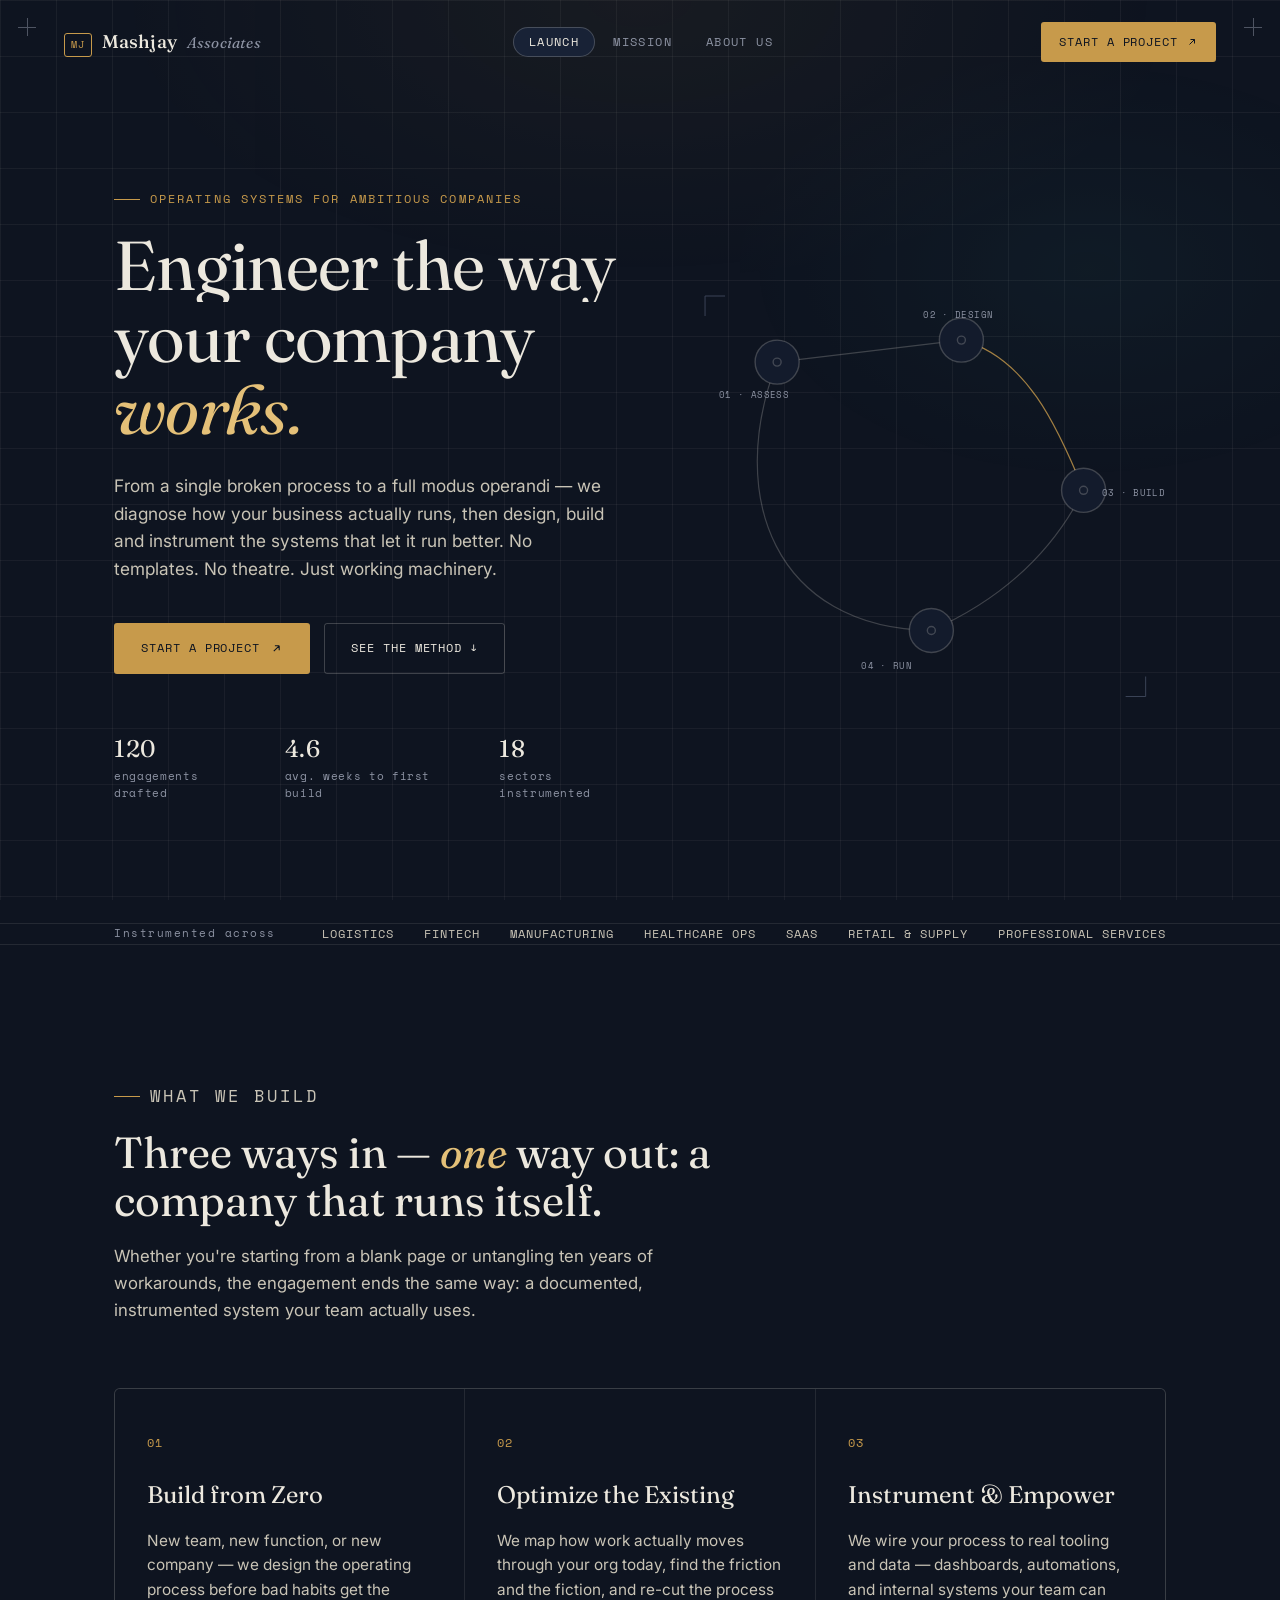
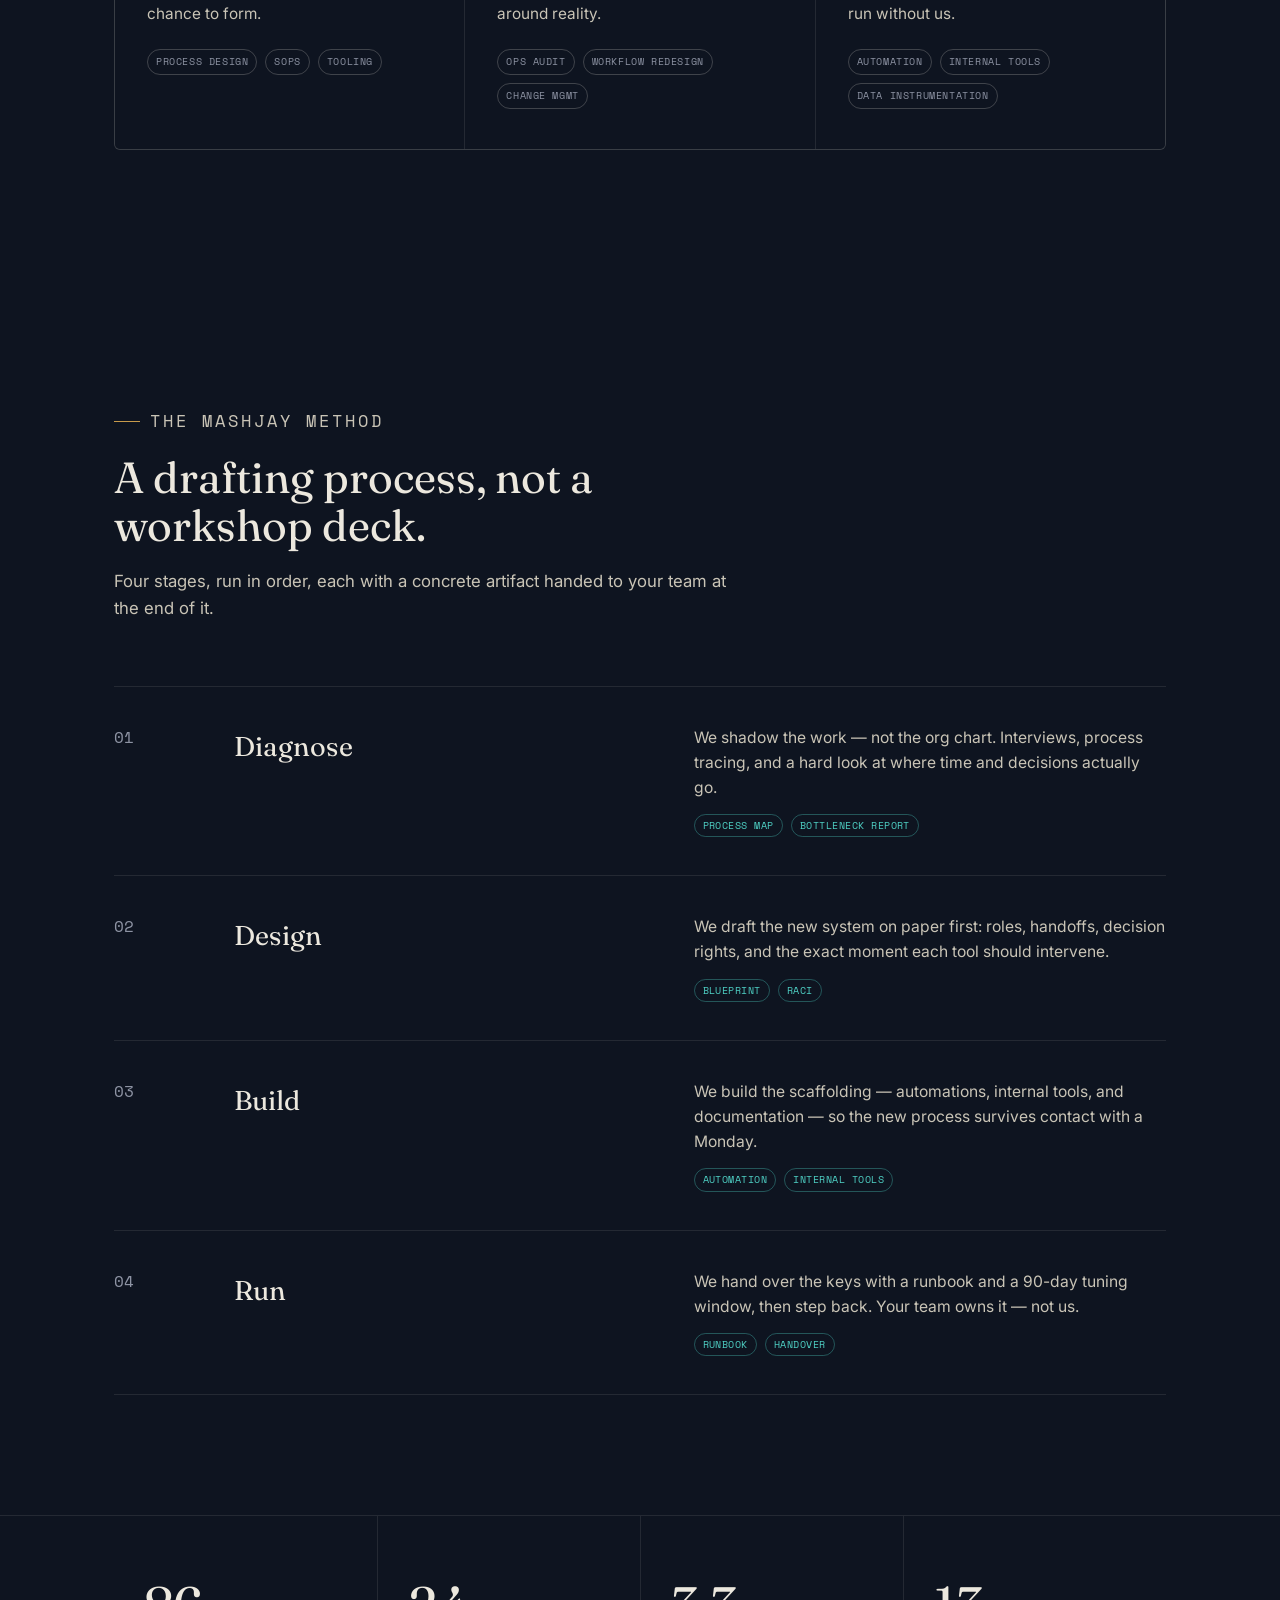
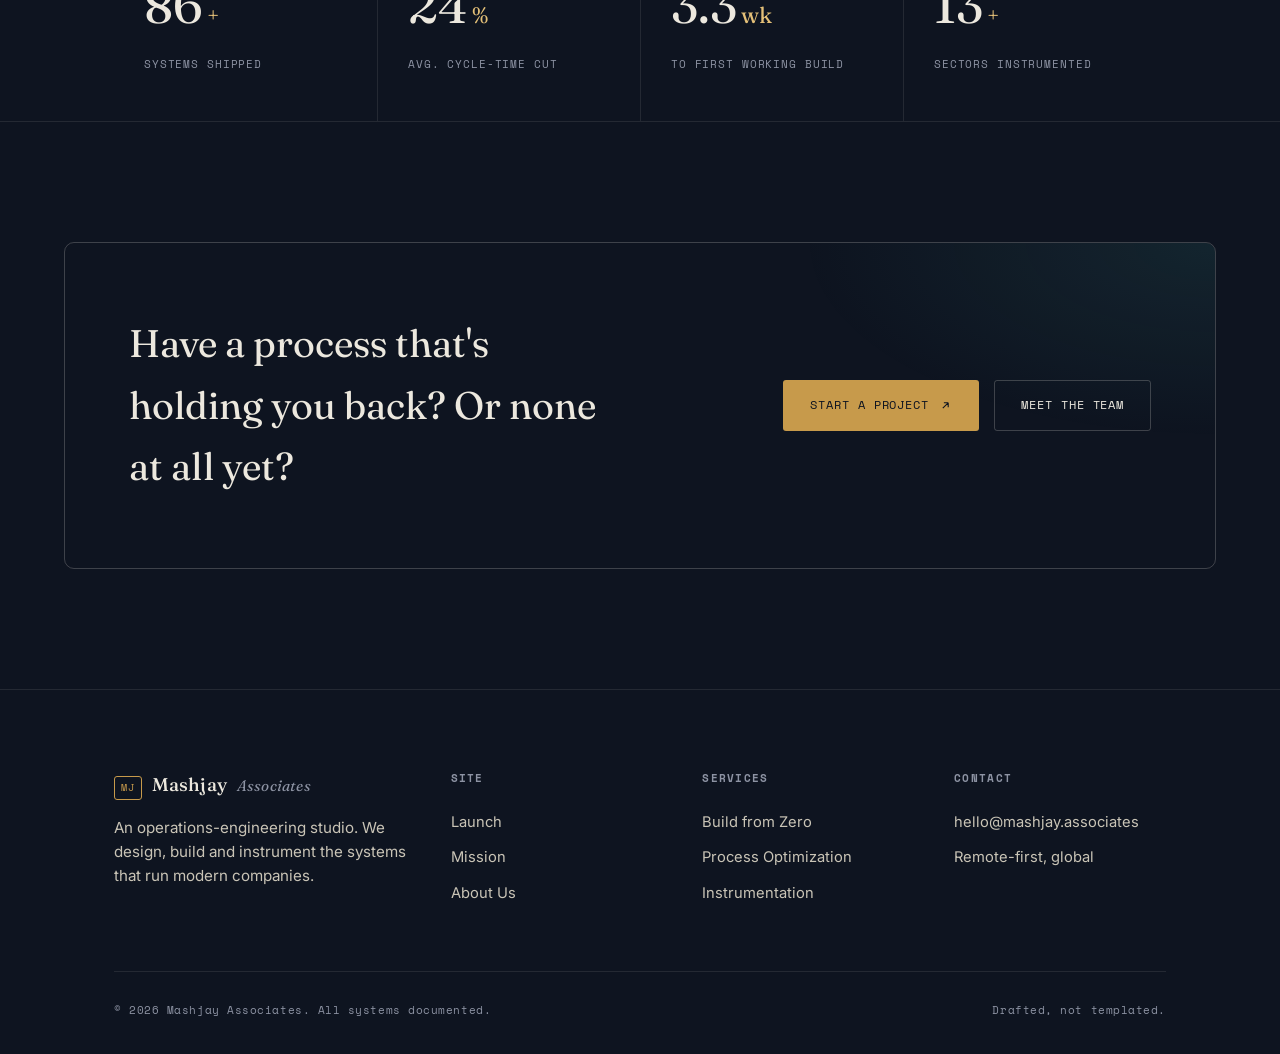
<file: index.html>
<!DOCTYPE html>
<html lang="en" class="no-js">
<head>
<script>document.documentElement.className="js";</script>
<meta charset="UTF-8">
<meta name="viewport" content="width=device-width, initial-scale=1.0">
<title>Mashjay Associates — Operating Systems for Ambitious Companies</title>
<meta name="description" content="Mashjay Associates designs, builds and instruments the systems that run modern companies — from a first process to a full operating model.">
<link rel="icon" href="data:image/svg+xml,<svg xmlns=%22http://www.w3.org/2000/svg%22 viewBox=%220 0 100 100%22><rect width=%22100%22 height=%22100%22 fill=%22%230E1420%22/><path d=%22M20 70 L50 25 L80 70%22 stroke=%22%23C79A4B%22 stroke-width=%226%22 fill=%22none%22/></svg>">
<link rel="preconnect" href="https://fonts.googleapis.com">
<style>
/* =========================================================
   MASHJAY ASSOCIATES — design system
   Concept: "The Blueprint" — an operations-engineering studio
   that drafts, builds and instruments how companies work.
   ========================================================= */

@import url('https://fonts.googleapis.com/css2?family=Fraunces:ital,opsz,wght@0,9..144,300;0,9..144,400;0,9..144,500;0,9..144,600;1,9..144,400;1,9..144,500&family=Inter:wght@400;500;600&family=Space+Mono:wght@400;700&display=swap');

:root{
  /* --- color tokens --- */
  --ink:        #0E1420;
  --ink-2:      #131B2C;
  --ink-3:      #182236;
  --paper:      #ECE8DE;
  --paper-dim:  #C9C4B6;
  --brass:      #C79A4B;
  --brass-soft: #E4C078;
  --teal:       #4FD1C5;
  --line:       rgba(236,232,222,0.10);
  --line-strong:rgba(236,232,222,0.22);
  --muted:      #8D93A3;

  /* --- type --- */
  --f-display: 'Fraunces', serif;
  --f-body:    'Inter', system-ui, sans-serif;
  --f-mono:    'Space Mono', monospace;

  /* --- motion --- */
  --ease-out:      cubic-bezier(.16,1,.3,1);
  --ease-spring:   cubic-bezier(.34,1.56,.64,1);
  --ease-in-out:   cubic-bezier(.65,0,.35,1);
  --dur-fast:  .25s;
  --dur-med:   .6s;
  --dur-slow:  1.1s;

  --container: 1180px;
  --gutter: clamp(20px, 5vw, 64px);
}

@media (prefers-reduced-motion: reduce){
  *{ animation-duration: .001ms !important; animation-iteration-count: 1 !important;
     transition-duration: .001ms !important; scroll-behavior: auto !important; }
}

*,*::before,*::after{ box-sizing: border-box; }
html{ scroll-behavior: smooth; }
body{
  margin:0;
  background: var(--ink);
  color: var(--paper);
  font-family: var(--f-body);
  font-size: 16px;
  line-height: 1.6;
  -webkit-font-smoothing: antialiased;
  overflow-x: hidden;
}
img,svg{ display:block; max-width:100%; }
a{ color: inherit; text-decoration: none; }
ul{ list-style:none; margin:0; padding:0; }
h1,h2,h3,h4,p{ margin:0; }
::selection{ background: var(--brass); color: var(--ink); }

::-webkit-scrollbar{ width:10px; }
::-webkit-scrollbar-track{ background: var(--ink); }
::-webkit-scrollbar-thumb{ background: var(--ink-3); border-radius:6px; }

:focus-visible{
  outline: 2px solid var(--teal);
  outline-offset: 3px;
  border-radius: 2px;
}

.wrap{
  max-width: var(--container);
  margin: 0 auto;
  padding-inline: var(--gutter);
  position: relative;
}

/* =========== signature backdrop: the drafting grid =========== */
.blueprint-grid{
  position: fixed; inset:0; z-index:0; pointer-events:none;
  background-image:
    linear-gradient(var(--line) 1px, transparent 1px),
    linear-gradient(90deg, var(--line) 1px, transparent 1px);
  background-size: 56px 56px;
  opacity: .55;
  will-change: transform;
}
.blueprint-grid::after{
  content:"";
  position:absolute; inset:0;
  background: radial-gradient(60% 45% at 50% 0%, rgba(199,154,75,.10), transparent 70%),
              radial-gradient(40% 35% at 85% 30%, rgba(79,209,197,.07), transparent 70%);
}
.reg-mark{ position:absolute; width:18px; height:18px; opacity:.5; z-index:1; pointer-events:none; }
.reg-mark::before,.reg-mark::after{ content:""; position:absolute; background: var(--muted); }
.reg-mark::before{ width:100%; height:1px; top:50%; }
.reg-mark::after{ width:1px; height:100%; left:50%; }
.reg-mark.tl{ top:18px; left:18px; } .reg-mark.tr{ top:18px; right:18px; }

/* =========================== TOP BAR =========================== */
.topbar{
  position: fixed; top:0; left:0; right:0; z-index: 100;
  padding: 22px var(--gutter);
  display:flex; align-items:center; justify-content:space-between;
  transition: background var(--dur-fast) var(--ease-out), border-color var(--dur-fast), padding var(--dur-fast) var(--ease-out);
  border-bottom: 1px solid transparent;
}
.topbar.is-scrolled{
  background: rgba(14,20,32,.78);
  backdrop-filter: blur(14px) saturate(1.1);
  -webkit-backdrop-filter: blur(14px) saturate(1.1);
  border-bottom: 1px solid var(--line-strong);
  padding-block: 14px;
}
.brand{
  display:flex; align-items:baseline; gap:10px;
  font-family: var(--f-display); font-size: 1.15rem; letter-spacing: .01em;
}
.brand .mark{
  font-family: var(--f-mono); font-size: .62rem; color: var(--brass);
  border:1px solid var(--brass); padding: 3px 6px; border-radius: 3px; letter-spacing: .08em;
}
.brand b{ font-weight: 500; }
.brand .dim{ color: var(--muted); font-style: italic; font-size: .95rem; }

.nav-desktop{ display:flex; align-items:center; gap: 2px; position: relative; }
.nav-desktop a{
  position: relative; z-index: 2;
  font-family: var(--f-mono); font-size: .72rem; letter-spacing: .12em; text-transform: uppercase;
  color: var(--muted); padding: 9px 16px; display:block; transition: color var(--dur-fast) var(--ease-out);
}
.nav-desktop a:hover, .nav-desktop a.active{ color: var(--paper); }
.nav-indicator{
  position:absolute; z-index:1; height: 30px; border-radius: 20px;
  background: var(--ink-3); border: 1px solid var(--line-strong);
  transition: transform .5s var(--ease-spring), width .5s var(--ease-spring);
  top: 50%; transform-origin: left center;
}

.nav-cta{
  font-family: var(--f-mono); font-size: .72rem; letter-spacing: .08em; text-transform: uppercase;
  color: var(--ink); background: var(--brass);
  padding: 11px 18px; border-radius: 3px; display:inline-flex; align-items:center; gap:8px;
  transition: transform var(--dur-fast) var(--ease-spring), background var(--dur-fast);
}
.nav-cta:hover{ background: var(--brass-soft); transform: translateY(-2px); }
.nav-cta svg{ width:12px; height:12px; transition: transform var(--dur-fast) var(--ease-out); }
.nav-cta:hover svg{ transform: translate(3px,-3px); }

.burger{ display:none; width:40px; height:40px; border:1px solid var(--line-strong); border-radius:4px; position:relative; background:none; cursor:pointer; }
.burger span{ position:absolute; left:10px; right:10px; height:1px; background:var(--paper); transition: transform .3s var(--ease-out), opacity .3s; }
.burger span:nth-child(1){ top:15px; } .burger span:nth-child(2){ top:20px; } .burger span:nth-child(3){ top:25px; }
.nav-mobile{
  position: fixed; inset:0; z-index: 99; background: var(--ink);
  display:flex; flex-direction:column; justify-content:center; gap: 20px; padding: 0 32px;
  clip-path: circle(0px at calc(100% - 40px) 40px);
  transition: clip-path .6s var(--ease-in-out), visibility .6s, opacity .3s;
  pointer-events:none; opacity:0; visibility:hidden;
}
.nav-mobile.open{ clip-path: circle(150% at calc(100% - 40px) 40px); pointer-events:auto; opacity:1; visibility:visible; }
.nav-mobile a{ font-family: var(--f-display); font-size: 2.4rem; font-weight:400; color: var(--paper-dim); }
.nav-mobile a.active{ color: var(--brass); font-style: italic; }

/* =========================== BUTTONS =========================== */
.btn{
  --btn-bg: var(--brass); --btn-fg: var(--ink);
  font-family: var(--f-mono); font-size: .74rem; letter-spacing:.08em; text-transform:uppercase;
  display:inline-flex; align-items:center; gap:10px;
  padding: 15px 26px; border-radius: 3px; background: var(--btn-bg); color: var(--btn-fg);
  border: 1px solid transparent; cursor:pointer;
  transition: transform var(--dur-fast) var(--ease-spring), box-shadow var(--dur-fast) var(--ease-out), background var(--dur-fast);
  will-change: transform;
}
.btn:hover{ box-shadow: 0 14px 30px -12px rgba(199,154,75,.55); }
.btn:active{ transform: scale(.96) !important; }
.btn svg{ width:13px; height:13px; transition: transform var(--dur-fast) var(--ease-out); }
.btn:hover svg{ transform: translateX(4px); }
.btn.ghost{ --btn-bg: transparent; --btn-fg: var(--paper); border-color: var(--line-strong); }
.btn.ghost:hover{ border-color: var(--teal); color: var(--teal); box-shadow: 0 14px 30px -14px rgba(79,209,197,.4); }

/* =========================== HERO =========================== */
.hero{
  position: relative; padding: 190px 0 120px; overflow:hidden;
}
.hero-grid{
  display:grid; grid-template-columns: 1.05fr .95fr; gap: 40px; align-items:center;
}
.eyebrow{
  font-family: var(--f-mono); font-size: .72rem; letter-spacing:.18em; text-transform:uppercase;
  color: var(--brass); display:flex; align-items:center; gap:10px; margin-bottom: 22px;
}
.eyebrow::before{ content:""; width:26px; height:1px; background: var(--brass); }

.hero h1{
  font-family: var(--f-display); font-weight: 400; letter-spacing: -.01em;
  font-size: clamp(2.6rem, 5.4vw, 4.6rem); line-height: 1.04;
  max-width: 13ch;
}
.hero h1 em{ font-style: italic; color: var(--brass-soft); font-weight:400; }
.line-mask{ overflow:hidden; display:block; }
.line-inner{ display:block; transform:none; transition: transform 1s var(--ease-out); }
.js .line-inner{ transform: translateY(110%); }
.js .hero.is-ready .line-inner{ transform: translateY(0); }

.hero p.lede{
  margin-top: 26px; max-width: 46ch; color: var(--paper-dim); font-size: 1.08rem;
  opacity:1; transform:none; transition: all .8s var(--ease-out) .5s;
}
.js .hero p.lede{ opacity:0; transform: translateY(14px); }
.js .hero.is-ready p.lede{ opacity:1; transform:none; }

.hero-actions{ display:flex; gap:14px; margin-top: 40px; flex-wrap:wrap;
  opacity:1; transform:none; transition: all .8s var(--ease-out) .68s; }
.js .hero-actions{ opacity:0; transform: translateY(14px); }
.js .hero.is-ready .hero-actions{ opacity:1; transform:none; }

.hero-meta{ display:flex; gap: 32px; margin-top: 56px;
  opacity:1; transition: opacity .8s var(--ease-out) .9s; }
.js .hero-meta{ opacity:0; }
.js .hero.is-ready .hero-meta{ opacity:1; }
.hero-meta div{ font-family: var(--f-mono); font-size: .68rem; color: var(--muted); letter-spacing:.06em; }
.hero-meta b{ display:block; color: var(--paper); font-family: var(--f-display); font-size: 1.5rem; font-weight:400; }

/* schematic diagram */
.schematic{ position:relative; }
.schematic svg{ width:100%; height:auto; overflow: visible; }
.schematic path.trace{
  fill:none; stroke: var(--line-strong); stroke-width:1.2;
  stroke-dasharray: 900; stroke-dashoffset: 0;
  transition: stroke-dashoffset 1.8s var(--ease-in-out) .3s;
}
.js .schematic path.trace{ stroke-dashoffset: 900; }
.js .hero.is-ready .schematic path.trace{ stroke-dashoffset:0; }
.schematic path.trace.accent{ stroke: var(--brass); opacity:.8; }
.schematic circle.node{
  fill: var(--ink-2); stroke: var(--line-strong); stroke-width:1.4;
  transform-origin: center; transform-box: fill-box;
  opacity:1; transform: scale(1); transition: all .5s var(--ease-spring);
}
.js .schematic circle.node{ opacity:0; transform: scale(.4); }
.js .hero.is-ready .schematic circle.node{ opacity:1; transform: scale(1); }
.schematic circle.pulse{ fill: var(--teal); opacity:0; }
.hero.is-ready .schematic circle.pulse{ animation: pulse-run 3.2s var(--ease-in-out) 2.1s infinite; }
@keyframes pulse-run{
  0%{ opacity:0; motion-offset:0%; }
  8%{ opacity:1; }
  92%{ opacity:1; }
  100%{ opacity:0; }
}
.schematic text{ font-family: var(--f-mono); font-size: 9px; fill: var(--muted); letter-spacing: .04em; }

/* =========================== SECTION SCAFFOLDING =========================== */
section{ position: relative; z-index:1; padding: 120px 0; }
.section-head{ max-width: 640px; margin-bottom: 64px; }
.section-head .eyebrow{ margin-bottom: 18px; }
.section-head h2{
  font-family: var(--f-display); font-weight:400; font-size: clamp(2rem, 3.4vw, 3rem); line-height:1.12;
}
.section-head h2 em{ font-style:italic; color: var(--brass-soft); }
.section-head p{ color: var(--paper-dim); margin-top:18px; font-size:1.05rem; max-width: 56ch; }
.divider{ height:1px; background: var(--line); border:none; margin:0; }

.reveal{ opacity:1; transform:none; transition: opacity .8s var(--ease-out), transform .8s var(--ease-out); }
.js .reveal{ opacity:0; transform: translateY(28px); }
.js .reveal.in{ opacity:1; transform:none; }
.stagger > *{ transition-delay: calc(var(--i,0) * 90ms); }

/* =========================== SECTOR STRIP =========================== */
.sector-strip{ padding: 46px 0; border-top:1px solid var(--line); border-bottom:1px solid var(--line); }
.sector-strip .wrap{ display:flex; flex-wrap:wrap; gap: 14px 40px; align-items:center; justify-content:space-between; }
.sector-strip span.label{ font-family: var(--f-mono); font-size:.68rem; color:var(--muted); letter-spacing:.14em; white-space:nowrap; }
.sector-list{ display:flex; flex-wrap:wrap; gap: 10px 30px; }
.sector-list span{ font-family: var(--f-mono); font-size:.78rem; letter-spacing:.08em; color: var(--paper-dim); text-transform:uppercase; transition: color .3s; }
.sector-list span:hover{ color: var(--brass-soft); }

/* =========================== SERVICE CARDS =========================== */
.grid-3{ display:grid; grid-template-columns: repeat(3,1fr); gap: 1px; background: var(--line); border:1px solid var(--line); border-radius: 6px; overflow:hidden; }
.service-card{
  background: var(--ink); padding: 40px 32px; position:relative; overflow:hidden;
  transition: background var(--dur-med) var(--ease-out);
}
.service-card::before{
  content:""; position:absolute; inset:0; background: radial-gradient(120px 120px at var(--mx,50%) var(--my,0%), rgba(199,154,75,.14), transparent 70%);
  opacity:0; transition: opacity .4s;
}
.service-card:hover::before{ opacity:1; }
.service-card:hover{ background: var(--ink-2); }
.service-card .num{ font-family: var(--f-mono); font-size:.72rem; color: var(--brass); letter-spacing:.1em; }
.service-card h3{ font-family: var(--f-display); font-weight:400; font-size: 1.5rem; margin: 22px 0 14px; }
.service-card p{ color: var(--paper-dim); font-size: .96rem; }
.service-card .tag-row{ display:flex; gap:8px; flex-wrap:wrap; margin-top:22px; }
.service-card .tag{ font-family: var(--f-mono); font-size:.62rem; letter-spacing:.06em; text-transform:uppercase; color:var(--muted); border:1px solid var(--line-strong); padding:4px 8px; border-radius:20px; }

/* =========================== PROCESS =========================== */
.process-list{ display:flex; flex-direction:column; }
.process-item{
  display:grid; grid-template-columns: 90px 1fr 1.1fr; gap: 30px; padding: 38px 0;
  border-top: 1px solid var(--line); align-items:start; position:relative;
}
.process-item:last-child{ border-bottom: 1px solid var(--line); }
.process-item .step-num{ font-family: var(--f-mono); font-size: 1rem; color: var(--muted); transition: color .4s; }
.process-item .step-name h3{ font-family: var(--f-display); font-weight:400; font-size: 1.7rem; transition: transform .4s var(--ease-out); }
.process-item .step-copy p{ color: var(--paper-dim); font-size:.98rem; }
.process-item .step-copy .tag-row{ margin-top:14px; display:flex; gap:8px; flex-wrap:wrap; }
.process-item .step-copy .tag{ font-family: var(--f-mono); font-size:.6rem; color: var(--teal); border:1px solid rgba(79,209,197,.35); padding:3px 8px; border-radius:20px; text-transform:uppercase; letter-spacing:.05em;}
.process-item:hover{ background: linear-gradient(90deg, rgba(199,154,75,.05), transparent 60%); }
.process-item:hover .step-num{ color: var(--brass); }
.process-item:hover .step-name h3{ transform: translateX(6px); }

/* =========================== STATS =========================== */
.stats-band{ border-top:1px solid var(--line); border-bottom:1px solid var(--line); }
.stats-grid{ display:grid; grid-template-columns: repeat(4,1fr); }
.stat{ padding: 48px 30px; border-left:1px solid var(--line); }
.stat:first-child{ border-left:none; }
.stat .num{ font-family: var(--f-display); font-size: clamp(2.2rem,4vw,3.2rem); color: var(--paper); display:flex; align-items:baseline; gap:4px; }
.stat .num .suffix{ font-size: 1.4rem; color: var(--brass-soft); }
.stat .cap{ font-family: var(--f-mono); font-size:.68rem; color: var(--muted); letter-spacing:.08em; text-transform:uppercase; margin-top:10px; }

/* =========================== CTA BAND =========================== */
.cta-band{
  border-radius: 10px; border: 1px solid var(--line-strong); padding: 70px var(--gutter);
  display:flex; justify-content:space-between; align-items:center; gap: 40px; flex-wrap:wrap;
  position:relative; overflow:hidden; margin: 0 var(--gutter);
}
.cta-band::before{ content:""; position:absolute; inset:0; background: radial-gradient(60% 100% at 100% 0%, rgba(79,209,197,.09), transparent 60%); }
.cta-band h2{ font-family: var(--f-display); font-weight:400; font-size: clamp(1.7rem,3vw,2.4rem); max-width: 20ch; position:relative; }
.cta-band .actions{ position:relative; display:flex; gap:14px; flex-wrap:wrap; }

/* =========================== FOOTER =========================== */
footer{ position:relative; z-index:1; padding: 80px 0 34px; border-top:1px solid var(--line); }
.footer-grid{ display:grid; grid-template-columns: 1.4fr 1fr 1fr 1fr; gap: 40px; padding-bottom: 60px; }
.footer-brand p{ color: var(--paper-dim); margin-top: 16px; max-width: 34ch; font-size:.95rem; }
.footer-col h4{ font-family: var(--f-mono); font-size:.66rem; letter-spacing:.12em; text-transform:uppercase; color: var(--muted); margin-bottom: 18px; }
.footer-col a, .footer-col span{ display:block; color: var(--paper-dim); font-size:.92rem; padding: 6px 0; transition: color .25s, transform .25s; }
.footer-col a:hover{ color: var(--brass-soft); transform: translateX(4px); }
.footer-bottom{ display:flex; justify-content:space-between; align-items:center; padding-top: 30px; border-top:1px solid var(--line); font-family: var(--f-mono); font-size:.68rem; color: var(--muted); letter-spacing:.05em; flex-wrap:wrap; gap:14px; }

/* =========================== PAGE HEADER (inner pages) =========================== */
.page-hero{ padding: 190px 0 90px; }
.page-hero .kicker{ display:flex; align-items:center; gap:16px; margin-bottom: 26px; }
.page-hero .kicker .idx{ font-family: var(--f-mono); font-size:.72rem; color: var(--brass); border:1px solid var(--brass); padding:4px 9px; border-radius:3px; }
.page-hero h1{ font-family: var(--f-display); font-weight:400; font-size: clamp(2.6rem,5.6vw,4.4rem); line-height:1.05; max-width: 16ch; }
.page-hero h1 em{ font-style:italic; color: var(--brass-soft); }
.page-hero .sub{ margin-top: 24px; color: var(--paper-dim); font-size: 1.1rem; max-width: 54ch; }

/* pull quote (mission) */
.pull-quote{ padding: 40px 0 100px; }
.pull-quote blockquote{
  font-family: var(--f-display); font-style: italic; font-weight:400;
  font-size: clamp(1.6rem, 3.4vw, 2.6rem); line-height:1.32; color: var(--paper);
  border-left: 2px solid var(--brass); padding-left: 34px; max-width: 880px;
}
.pull-quote cite{ display:block; margin-top: 24px; font-style:normal; font-family: var(--f-mono); font-size:.72rem; letter-spacing:.1em; color: var(--muted); text-transform:uppercase; }

/* principles grid */
.grid-2{ display:grid; grid-template-columns: repeat(2,1fr); gap: 1px; background: var(--line); border:1px solid var(--line); border-radius:6px; overflow:hidden; }
.principle{ background: var(--ink); padding: 36px 34px; transition: background .3s; }
.principle:hover{ background: var(--ink-2); }
.principle .glyph{ width:34px; height:34px; border:1px solid var(--line-strong); border-radius:50%; display:flex; align-items:center; justify-content:center; margin-bottom:20px; color: var(--teal); }
.principle h3{ font-family: var(--f-display); font-weight:400; font-size: 1.32rem; margin-bottom: 10px; }
.principle p{ color: var(--paper-dim); font-size:.95rem; }

/* about — story + values */
.split{ display:grid; grid-template-columns: .9fr 1.1fr; gap: 64px; align-items:start; }
.story-copy p{ color: var(--paper-dim); font-size: 1.05rem; margin-bottom: 18px; }
.story-copy p:first-child{ color: var(--paper); font-size: 1.2rem; }
.credential-list{ margin-top: 8px; }
.credential-list li{ display:flex; justify-content:space-between; padding: 16px 0; border-top: 1px solid var(--line); font-family: var(--f-mono); font-size:.78rem; letter-spacing:.03em; }
.credential-list li span:last-child{ color: var(--brass-soft); }

.values-grid{ display:grid; grid-template-columns: repeat(3,1fr); gap: 26px; }
.value-card{ padding: 30px 26px; border:1px solid var(--line); border-radius:6px; transition: border-color .3s, transform .35s var(--ease-out); }
.value-card:hover{ border-color: var(--brass); transform: translateY(-6px); }
.value-card .letter{ font-family: var(--f-display); font-style:italic; font-size:1.7rem; color: var(--brass-soft); }
.value-card h3{ font-family: var(--f-body); font-weight:600; font-size: 1rem; text-transform:uppercase; letter-spacing:.04em; margin: 14px 0 8px; }
.value-card p{ color: var(--paper-dim); font-size:.92rem; }

.engage-list{ display:flex; flex-direction:column; gap:0; }
.engage-row{ display:grid; grid-template-columns: 60px 1fr; gap: 22px; padding: 26px 0; border-top:1px solid var(--line); }
.engage-row .dot{ width:8px; height:8px; border-radius:50%; background: var(--teal); margin-top:8px; }
.engage-row h4{ font-family: var(--f-display); font-weight:400; font-size:1.2rem; margin-bottom:6px; }
.engage-row p{ color: var(--paper-dim); font-size:.94rem; }

/* page fade transition */
body.page-transition{ animation: page-in .6s var(--ease-out); }
@keyframes page-in{ from{ opacity:0; transform: translateY(8px); } to{ opacity:1; transform:none; } }
body.leaving{ opacity:0; transform: translateY(-8px); transition: all .4s var(--ease-in-out); }

/* =========================== RESPONSIVE =========================== */
@media (max-width: 980px){
  .nav-desktop, .nav-indicator, .nav-cta{ display:none; }
  .burger{ display:block; }
  .hero-grid{ grid-template-columns:1fr; }
  .schematic{ order:-1; opacity:.6; max-width: 360px; }
  .grid-3, .grid-2, .values-grid{ grid-template-columns: 1fr; }
  .stats-grid{ grid-template-columns: 1fr 1fr; }
  .stat:nth-child(3){ border-left:none; }
  .footer-grid{ grid-template-columns: 1fr 1fr; }
  .split{ grid-template-columns:1fr; }
  .process-item{ grid-template-columns: 1fr; gap:10px; }
}
@media (max-width: 560px){
  .stats-grid{ grid-template-columns: 1fr 1fr; }
  .stat{ border-left:none; border-top:1px solid var(--line); }
  .stat:first-child, .stat:nth-child(2){ border-top:none; }
  .footer-grid{ grid-template-columns: 1fr; gap: 30px; }
  .cta-band{ padding: 46px 26px; }
}

</style>
</head>
<body>

<div class="blueprint-grid"></div>
<span class="reg-mark tl"></span>
<span class="reg-mark tr"></span>

<!-- ============ NAV ============ -->
<header class="topbar">
  <a href="index.html" class="brand"><span class="mark">MJ</span><b>Mashjay</b><span class="dim">Associates</span></a>
  <nav class="nav-desktop" aria-label="Primary">
    <span class="nav-indicator"></span>
    <a href="index.html" class="active">Launch</a>
    <a href="mission.html">Mission</a>
    <a href="about.html">About Us</a>
  </nav>
  <a href="#contact" class="nav-cta">Start a Project <svg viewBox="0 0 24 24" fill="none" stroke="currentColor" stroke-width="2"><path d="M7 17L17 7M17 7H9M17 7V15"/></svg></a>
  <button class="burger" aria-label="Open menu" aria-expanded="false"><span></span><span></span><span></span></button>
</header>

<nav class="nav-mobile" aria-label="Mobile">
  <a href="index.html" class="active">Launch</a>
  <a href="mission.html">Mission</a>
  <a href="about.html">About Us</a>
</nav>

<main>
  <!-- ============ HERO ============ -->
  <section class="hero">
    <div class="wrap hero-grid">
      <div>
        <p class="eyebrow">Operating systems for ambitious companies</p>
        <h1>
          <span class="line-mask"><span class="line-inner">Engineer the way</span></span>
          <span class="line-mask"><span class="line-inner">your company <em>works.</em></span></span>
        </h1>
        <p class="lede">From a single broken process to a full modus operandi — we diagnose how your business actually runs, then design, build and instrument the systems that let it run better. No templates. No theatre. Just working machinery.</p>
        <div class="hero-actions">
          <a href="#contact" class="btn">Start a Project <svg viewBox="0 0 24 24" fill="none" stroke="currentColor" stroke-width="2"><path d="M7 17L17 7M17 7H9M17 7V15"/></svg></a>
          <a href="#method" class="btn ghost">See the method ↓</a>
        </div>
        <div class="hero-meta">
          <div><b data-count="120">120</b>engagements drafted</div>
          <div><b data-count="4.6">4.6</b>avg. weeks to first build</div>
          <div><b data-count="18">18</b>sectors instrumented</div>
        </div>
      </div>

      <div class="schematic" aria-hidden="true">
        <svg viewBox="0 0 480 440" xmlns="http://www.w3.org/2000/svg">
          <path class="trace" d="M92,86 L276,64" />
          <path class="trace accent" d="M276,64 C 340,80 372,150 398,214" />
          <path class="trace" d="M398,214 C 360,290 300,330 246,354" />
          <path class="trace" d="M246,354 C 90,352 40,220 92,86" stroke-dasharray="4 8" />

          <circle class="node" cx="92" cy="86" r="22" />
          <circle class="node" cx="276" cy="64" r="22" />
          <circle class="node" cx="398" cy="214" r="22" />
          <circle class="node" cx="246" cy="354" r="22" />

          <circle class="node" cx="92" cy="86" r="4" fill="#C79A4B" stroke="none" />
          <circle class="node" cx="276" cy="64" r="4" fill="#C79A4B" stroke="none" />
          <circle class="node" cx="398" cy="214" r="4" fill="#C79A4B" stroke="none" />
          <circle class="node" cx="246" cy="354" r="4" fill="#C79A4B" stroke="none" />

          <circle class="pulse" r="3.2">
            <animateMotion dur="3.4s" repeatCount="indefinite" begin="1.6s"
              path="M92,86 C 200,72 300,90 398,214 C 360,290 300,330 246,354 C 90,352 40,220 92,86" />
          </circle>

          <text x="34" y="122">01 · ASSESS</text>
          <text x="238" y="42">02 · DESIGN</text>
          <text x="416" y="220">03 · BUILD</text>
          <text x="176" y="392">04 · RUN</text>

          <g stroke="#3A4356" stroke-width="1">
            <path d="M20,20 L20,40 M20,20 L40,20" fill="none"/>
            <path d="M460,420 L460,400 M460,420 L440,420" fill="none"/>
          </g>
        </svg>
      </div>
    </div>
  </section>

  <!-- ============ SECTOR STRIP ============ -->
  <section class="sector-strip" style="padding-top:0; padding-bottom:0;">
    <div class="wrap">
      <span class="label">Instrumented across</span>
      <div class="sector-list">
        <span>Logistics</span><span>Fintech</span><span>Manufacturing</span>
        <span>Healthcare Ops</span><span>SaaS</span><span>Retail &amp; Supply</span><span>Professional Services</span>
      </div>
    </div>
  </section>

  <!-- ============ SERVICES ============ -->
  <section id="what-we-do">
    <div class="wrap">
      <div class="section-head reveal">
        <p class="eyebrow">What we build</p>
        <h2>Three ways in — <em>one</em> way out: a company that runs itself.</h2>
        <p>Whether you're starting from a blank page or untangling ten years of workarounds, the engagement ends the same way: a documented, instrumented system your team actually uses.</p>
      </div>

      <div class="grid-3 stagger">
        <div class="service-card">
          <span class="num">01</span>
          <h3>Build from Zero</h3>
          <p>New team, new function, or new company — we design the operating process before bad habits get the chance to form.</p>
          <div class="tag-row"><span class="tag">Process design</span><span class="tag">SOPs</span><span class="tag">Tooling</span></div>
        </div>
        <div class="service-card">
          <span class="num">02</span>
          <h3>Optimize the Existing</h3>
          <p>We map how work actually moves through your org today, find the friction and the fiction, and re-cut the process around reality.</p>
          <div class="tag-row"><span class="tag">Ops audit</span><span class="tag">Workflow redesign</span><span class="tag">Change mgmt</span></div>
        </div>
        <div class="service-card">
          <span class="num">03</span>
          <h3>Instrument &amp; Empower</h3>
          <p>We wire your process to real tooling and data — dashboards, automations, and internal systems your team can run without us.</p>
          <div class="tag-row"><span class="tag">Automation</span><span class="tag">Internal tools</span><span class="tag">Data instrumentation</span></div>
        </div>
      </div>
    </div>
  </section>

  <!-- ============ PROCESS / METHOD ============ -->
  <section id="method">
    <div class="wrap">
      <div class="section-head reveal">
        <p class="eyebrow">The Mashjay Method</p>
        <h2>A drafting process, not a workshop deck.</h2>
        <p>Four stages, run in order, each with a concrete artifact handed to your team at the end of it.</p>
      </div>

      <div class="process-list">
        <div class="process-item reveal">
          <div class="step-num">01</div>
          <div class="step-name"><h3>Diagnose</h3></div>
          <div class="step-copy">
            <p>We shadow the work — not the org chart. Interviews, process tracing, and a hard look at where time and decisions actually go.</p>
            <div class="tag-row"><span class="tag">Process map</span><span class="tag">Bottleneck report</span></div>
          </div>
        </div>
        <div class="process-item reveal">
          <div class="step-num">02</div>
          <div class="step-name"><h3>Design</h3></div>
          <div class="step-copy">
            <p>We draft the new system on paper first: roles, handoffs, decision rights, and the exact moment each tool should intervene.</p>
            <div class="tag-row"><span class="tag">Blueprint</span><span class="tag">RACI</span></div>
          </div>
        </div>
        <div class="process-item reveal">
          <div class="step-num">03</div>
          <div class="step-name"><h3>Build</h3></div>
          <div class="step-copy">
            <p>We build the scaffolding — automations, internal tools, and documentation — so the new process survives contact with a Monday.</p>
            <div class="tag-row"><span class="tag">Automation</span><span class="tag">Internal tools</span></div>
          </div>
        </div>
        <div class="process-item reveal">
          <div class="step-num">04</div>
          <div class="step-name"><h3>Run</h3></div>
          <div class="step-copy">
            <p>We hand over the keys with a runbook and a 90-day tuning window, then step back. Your team owns it — not us.</p>
            <div class="tag-row"><span class="tag">Runbook</span><span class="tag">Handover</span></div>
          </div>
        </div>
      </div>
    </div>
  </section>

  <!-- ============ STATS ============ -->
  <section class="stats-band" style="padding:0;">
    <div class="wrap" style="padding-top:0; padding-bottom:0;">
      <div class="stats-grid">
        <div class="stat reveal"><div class="num"><span data-count="120">120</span><span class="suffix">+</span></div><div class="cap">Systems shipped</div></div>
        <div class="stat reveal"><div class="num"><span data-count="34">34</span><span class="suffix">%</span></div><div class="cap">Avg. cycle-time cut</div></div>
        <div class="stat reveal"><div class="num"><span data-count="4.6">4.6</span><span class="suffix">wk</span></div><div class="cap">To first working build</div></div>
        <div class="stat reveal"><div class="num"><span data-count="18">18</span><span class="suffix">+</span></div><div class="cap">Sectors instrumented</div></div>
      </div>
    </div>
  </section>

  <!-- ============ CTA ============ -->
  <section id="contact">
    <div class="cta-band reveal">
      <h2>Have a process that's holding you back? Or none at all yet?</h2>
      <div class="actions">
        <a href="mailto:Mahesh@mashjay.com" class="btn">Start a Project <svg viewBox="0 0 24 24" fill="none" stroke="currentColor" stroke-width="2"><path d="M7 17L17 7M17 7H9M17 7V15"/></svg></a>
        <a href="about.html" class="btn ghost">Meet the team</a>
      </div>
    </div>
  </section>
</main>

<!-- ============ FOOTER ============ -->
<footer>
  <div class="wrap">
    <div class="footer-grid">
      <div class="footer-brand">
        <a href="index.html" class="brand"><span class="mark">MJ</span><b>Mashjay</b><span class="dim">Associates</span></a>
        <p>An operations-engineering studio. We design, build and instrument the systems that run modern companies.</p>
      </div>
      <div class="footer-col">
        <h4>Site</h4>
        <a href="index.html">Launch</a>
        <a href="mission.html">Mission</a>
        <a href="about.html">About Us</a>
      </div>
      <div class="footer-col">
        <h4>Services</h4>
        <span>Build from Zero</span>
        <span>Process Optimization</span>
        <span>Instrumentation</span>
      </div>
      <div class="footer-col">
        <h4>Contact</h4>
        <a href="mailto:helpdesk@mashjay.com">hello@mashjay.associates</a>
        <span>Remote-first, global</span>
      </div>
    </div>
    <div class="footer-bottom">
      <span>© 2026 Mashjay Associates. All systems documented.</span>
      <span>Drafted, not templated.</span>
    </div>
  </div>
</footer>

<script>
(function(){
  "use strict";
  var reduceMotion = window.matchMedia("(prefers-reduced-motion: reduce)").matches;

  /* ---------- topbar scroll state ---------- */
  var topbar = document.querySelector(".topbar");
  function onScroll(){
    if(!topbar) return;
    topbar.classList.toggle("is-scrolled", window.scrollY > 12);
  }
  document.addEventListener("scroll", onScroll, { passive:true });
  onScroll();

  /* ---------- sliding nav indicator (layoutId-style) ---------- */
  var nav = document.querySelector(".nav-desktop");
  var indicator = document.querySelector(".nav-indicator");
  function placeIndicator(el){
    if(!el || !indicator || !nav) return;
    var navRect = nav.getBoundingClientRect();
    var r = el.getBoundingClientRect();
    indicator.style.width = r.width + "px";
    indicator.style.transform = "translate(" + (r.left - navRect.left) + "px,-50%)";
  }
  if(nav){
    var active = nav.querySelector("a.active");
    var links = nav.querySelectorAll("a");
    requestAnimationFrame(function(){ placeIndicator(active || links[0]); });
    links.forEach(function(a){
      a.addEventListener("mouseenter", function(){ placeIndicator(a); });
    });
    nav.addEventListener("mouseleave", function(){ placeIndicator(active || links[0]); });
    window.addEventListener("resize", function(){ placeIndicator(active || links[0]); });
  }

  /* ---------- mobile menu ---------- */
  var burger = document.querySelector(".burger");
  var mobileNav = document.querySelector(".nav-mobile");
  if(burger && mobileNav){
    burger.addEventListener("click", function(){
      var open = mobileNav.classList.toggle("open");
      burger.setAttribute("aria-expanded", open ? "true":"false");
      document.body.style.overflow = open ? "hidden" : "";
    });
    mobileNav.querySelectorAll("a").forEach(function(a){
      a.addEventListener("click", function(){ mobileNav.classList.remove("open"); document.body.style.overflow=""; });
    });
  }

  /* ---------- hero ready (load sequence) ---------- */
  var hero = document.querySelector(".hero");
  if(hero){ requestAnimationFrame(function(){ setTimeout(function(){ hero.classList.add("is-ready"); }, 60); }); }

  /* ---------- scroll reveal (whileInView) ---------- */
  var revealEls = document.querySelectorAll(".reveal");
  if("IntersectionObserver" in window && !reduceMotion){
    var io = new IntersectionObserver(function(entries){
      entries.forEach(function(entry){
        if(entry.isIntersecting){
          entry.target.classList.add("in");
          io.unobserve(entry.target);
        }
      });
    }, { threshold: 0.15, rootMargin: "0px 0px -8% 0px" });
    revealEls.forEach(function(el, i){
      el.style.setProperty("--i", (i % 6));
      io.observe(el);
    });
    // stagger children of grids automatically
    document.querySelectorAll(".stagger").forEach(function(group){
      Array.prototype.forEach.call(group.children, function(child, i){
        child.classList.add("reveal");
        child.style.setProperty("--i", i);
        io.observe(child);
      });
    });
  } else {
    revealEls.forEach(function(el){ el.classList.add("in"); });
  }

  /* ---------- animated counters ---------- */
  /* Note: every [data-count] element already contains its correct final
     number as static text in the HTML, so the page is 100% correct with
     zero JavaScript. If JS + IntersectionObserver are available, we briefly
     zero it out and animate up to that same number for polish only. */
  var counters = document.querySelectorAll("[data-count]");
  function animateCount(el){
    var target = parseFloat(el.getAttribute("data-count"));
    var decimals = (el.getAttribute("data-count").split(".")[1] || "").length;
    var dur = 1400, start = null;
    function tick(ts){
      if(!start) start = ts;
      var p = Math.min(1, (ts - start) / dur);
      var eased = 1 - Math.pow(1 - p, 3); // ease-out cubic
      el.textContent = (target * eased).toFixed(decimals);
      if(p < 1) requestAnimationFrame(tick);
      else el.textContent = target.toFixed(decimals);
    }
    requestAnimationFrame(tick);
  }
  if("IntersectionObserver" in window && !reduceMotion){
    var cio = new IntersectionObserver(function(entries){
      entries.forEach(function(e){
        if(e.isIntersecting){
          e.target.textContent = "0";
          animateCount(e.target);
          cio.unobserve(e.target);
        }
      });
    }, { threshold: .6 });
    counters.forEach(function(c){ cio.observe(c); });
  }

  /* ---------- magnetic buttons ---------- */
  if(!reduceMotion && matchMedia("(hover:hover)").matches){
    document.querySelectorAll(".btn, .nav-cta").forEach(function(btn){
      btn.addEventListener("mousemove", function(e){
        var r = btn.getBoundingClientRect();
        var x = (e.clientX - r.left - r.width/2) * 0.28;
        var y = (e.clientY - r.top - r.height/2) * 0.5;
        btn.style.transform = "translate(" + x + "px," + y + "px)";
      });
      btn.addEventListener("mouseleave", function(){ btn.style.transform = ""; });
    });
  }

  /* ---------- service card cursor glow ---------- */
  document.querySelectorAll(".service-card").forEach(function(card){
    card.addEventListener("mousemove", function(e){
      var r = card.getBoundingClientRect();
      card.style.setProperty("--mx", (e.clientX - r.left) + "px");
      card.style.setProperty("--my", (e.clientY - r.top) + "px");
    });
  });

  /* ---------- ambient grid parallax ---------- */
  var grid = document.querySelector(".blueprint-grid");
  if(grid && !reduceMotion && matchMedia("(hover:hover)").matches){
    window.addEventListener("mousemove", function(e){
      var x = (e.clientX / window.innerWidth - 0.5) * 14;
      var y = (e.clientY / window.innerHeight - 0.5) * 14;
      grid.style.transform = "translate(" + x + "px," + y + "px)";
    });
  }

  /* ---------- page transitions for internal links ---------- */
  if(!reduceMotion){
    document.body.classList.add("page-transition");
    document.querySelectorAll('a[href$=".html"], a[href="/"], a[href="index.html"]').forEach(function(a){
      if(a.hostname !== window.location.hostname) return;
      a.addEventListener("click", function(e){
        var href = a.getAttribute("href");
        if(!href || href.startsWith("#")) return;
        e.preventDefault();
        document.body.classList.add("leaving");
        setTimeout(function(){ window.location.href = href; }, 380);
      });
    });
  }
})();

</script>
</body>
</html>
</file>
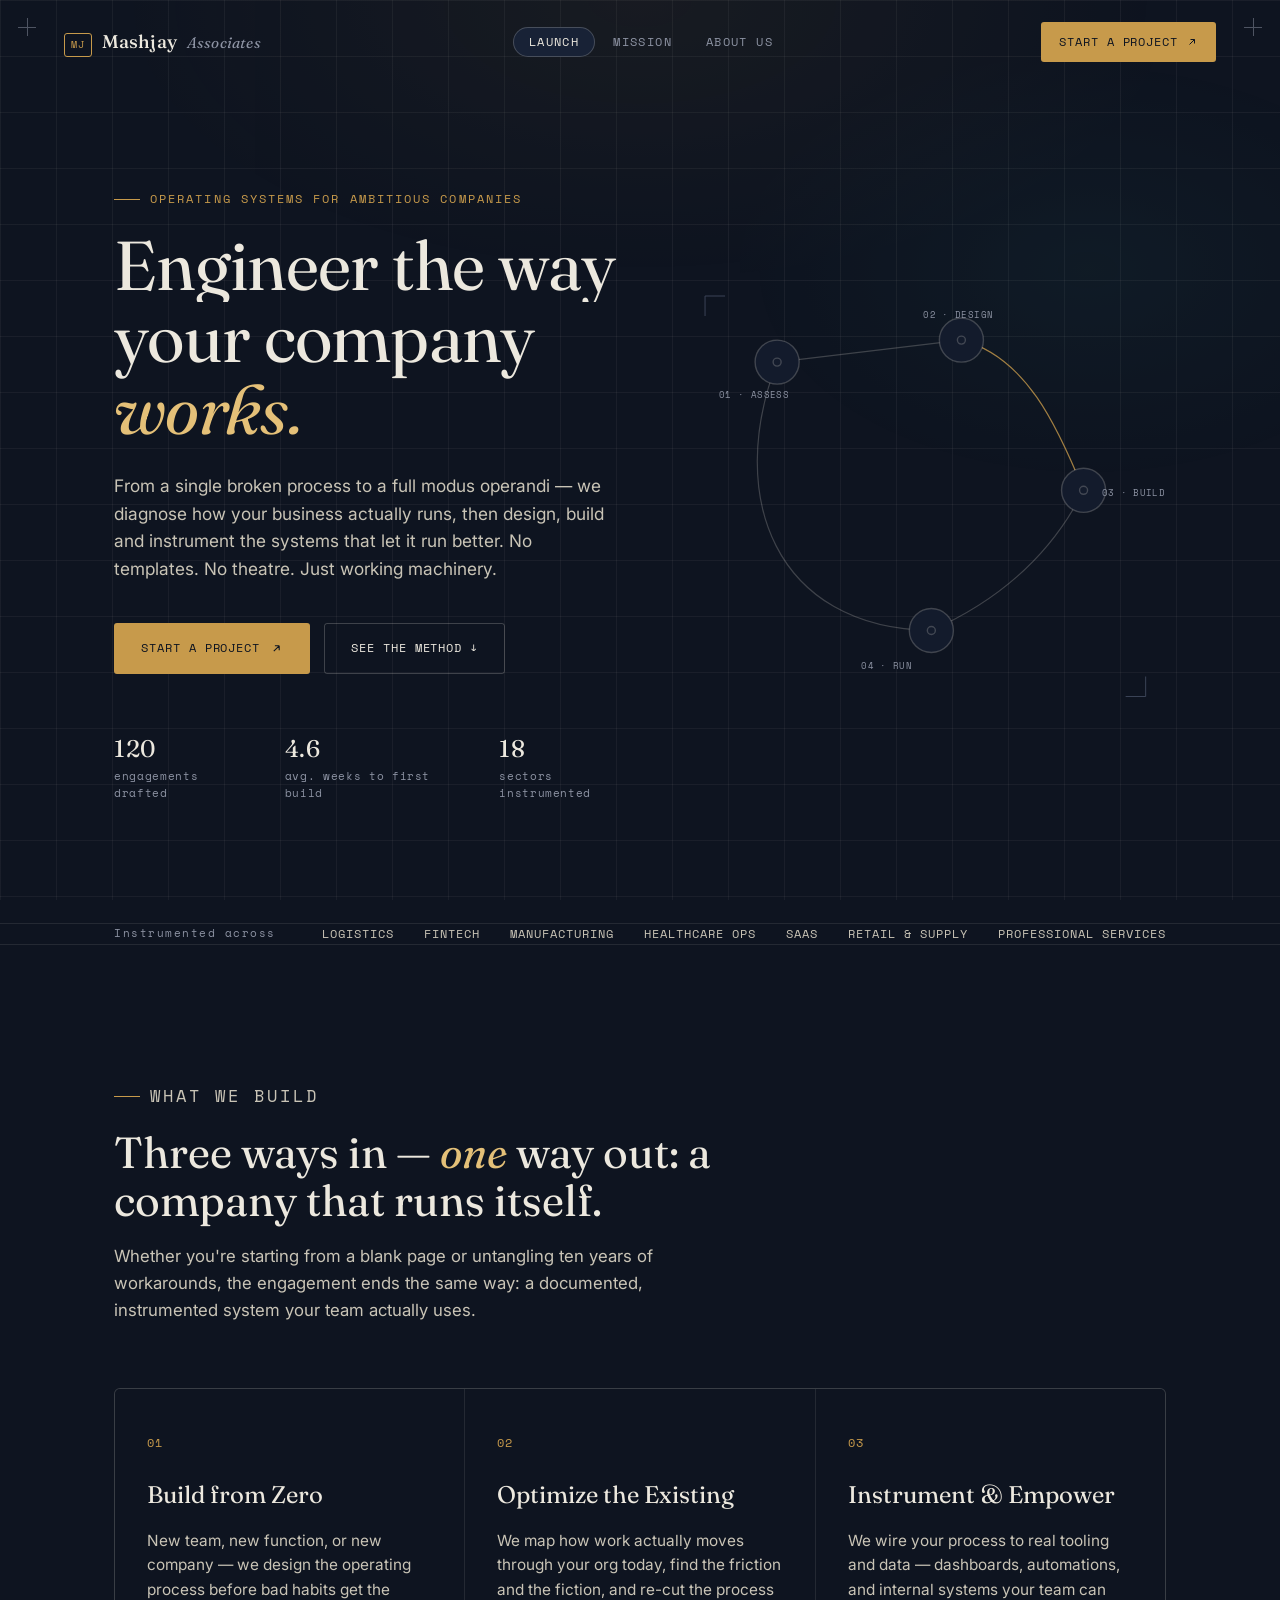
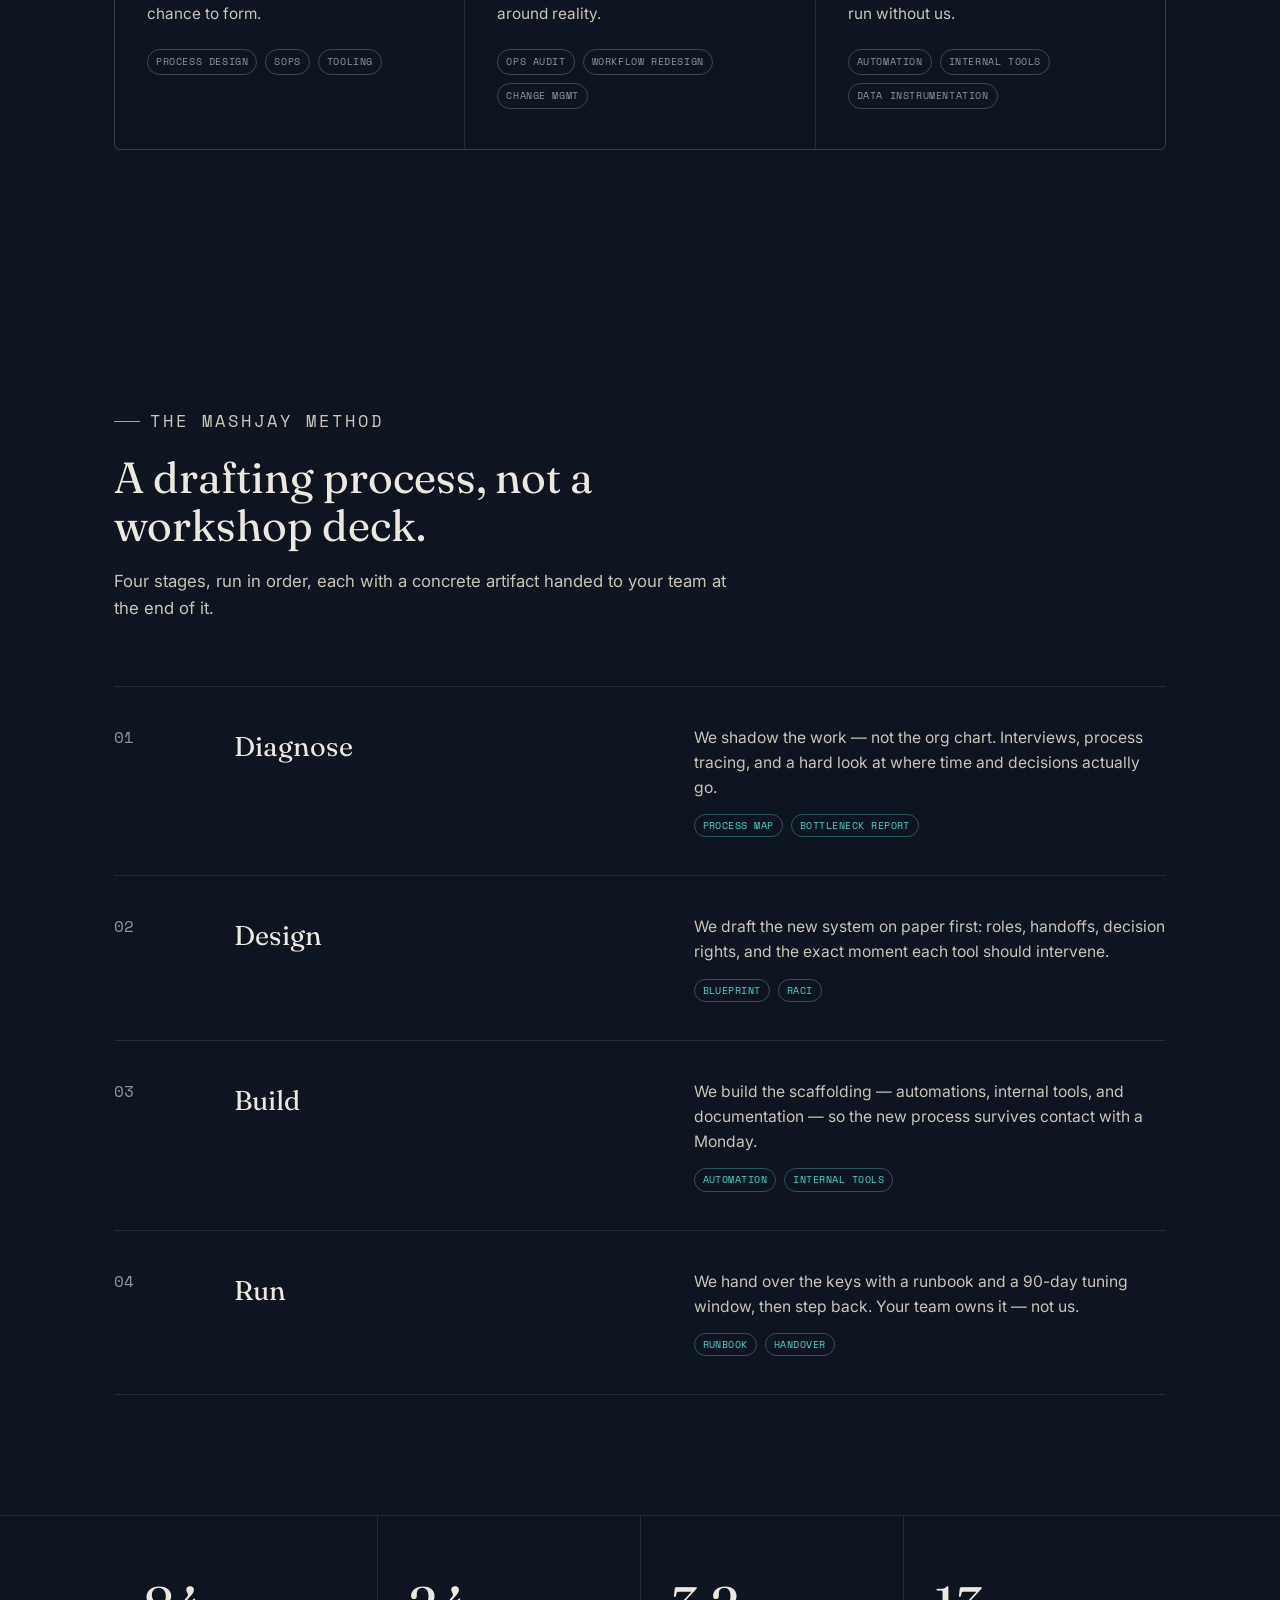
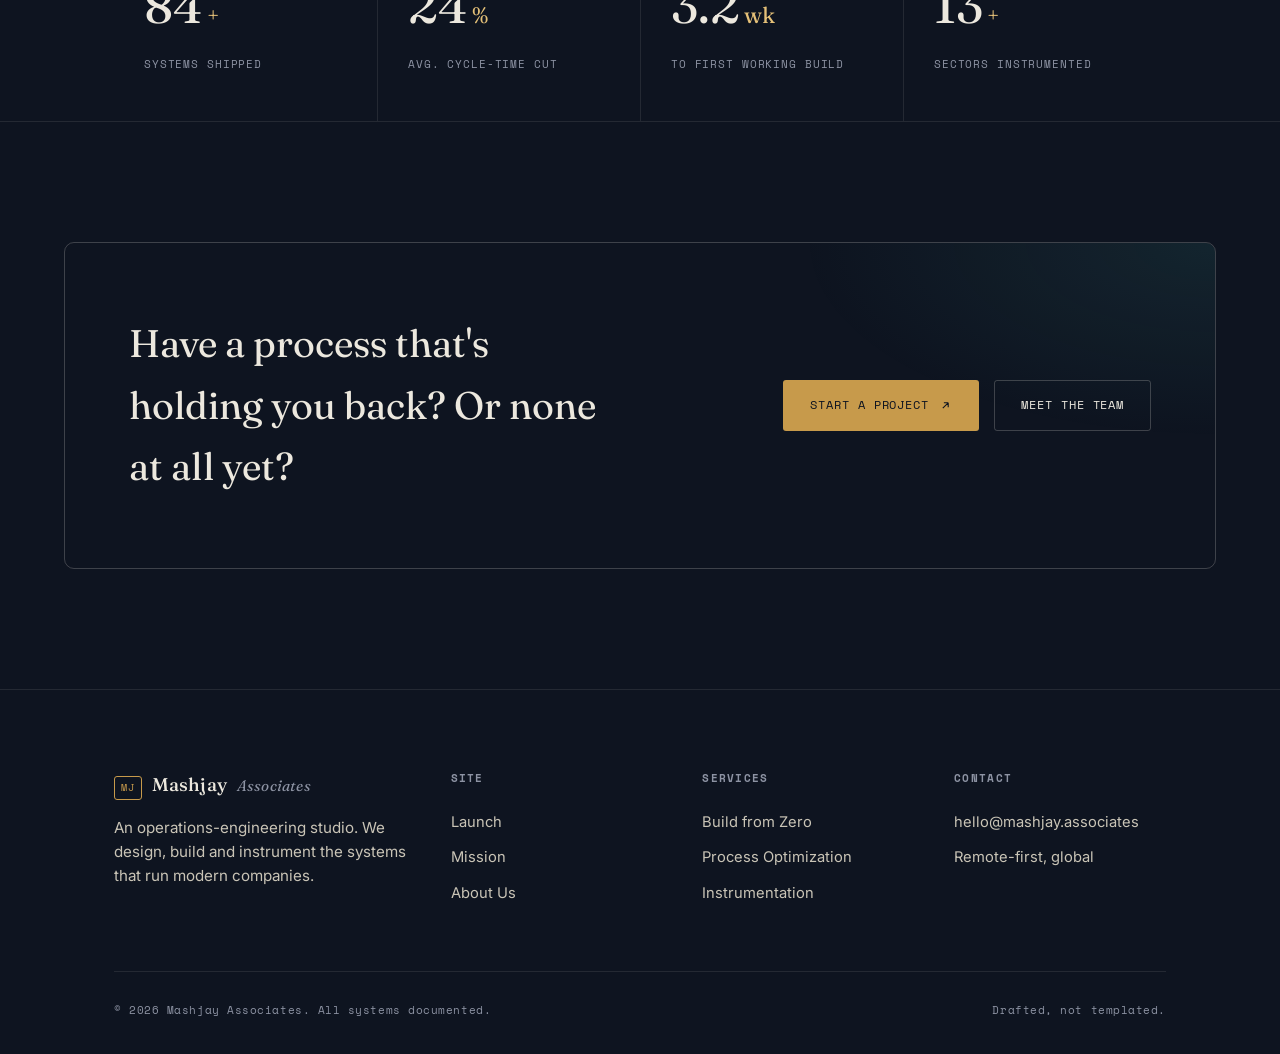
<file: mashjay-associates/index.html>
<!DOCTYPE html>
<html lang="en" class="no-js">
<head>
<script>document.documentElement.className="js";</script>
<meta charset="UTF-8">
<meta name="viewport" content="width=device-width, initial-scale=1.0">
<title>Mashjay Associates — Operating Systems for Ambitious Companies</title>
<meta name="description" content="Mashjay Associates designs, builds and instruments the systems that run modern companies — from a first process to a full operating model.">
<link rel="icon" href="data:image/svg+xml,<svg xmlns=%22http://www.w3.org/2000/svg%22 viewBox=%220 0 100 100%22><rect width=%22100%22 height=%22100%22 fill=%22%230E1420%22/><path d=%22M20 70 L50 25 L80 70%22 stroke=%22%23C79A4B%22 stroke-width=%226%22 fill=%22none%22/></svg>">
<link rel="preconnect" href="https://fonts.googleapis.com">
<style>
/* =========================================================
   MASHJAY ASSOCIATES — design system
   Concept: "The Blueprint" — an operations-engineering studio
   that drafts, builds and instruments how companies work.
   ========================================================= */

@import url('https://fonts.googleapis.com/css2?family=Fraunces:ital,opsz,wght@0,9..144,300;0,9..144,400;0,9..144,500;0,9..144,600;1,9..144,400;1,9..144,500&family=Inter:wght@400;500;600&family=Space+Mono:wght@400;700&display=swap');

:root{
  /* --- color tokens --- */
  --ink:        #0E1420;
  --ink-2:      #131B2C;
  --ink-3:      #182236;
  --paper:      #ECE8DE;
  --paper-dim:  #C9C4B6;
  --brass:      #C79A4B;
  --brass-soft: #E4C078;
  --teal:       #4FD1C5;
  --line:       rgba(236,232,222,0.10);
  --line-strong:rgba(236,232,222,0.22);
  --muted:      #8D93A3;

  /* --- type --- */
  --f-display: 'Fraunces', serif;
  --f-body:    'Inter', system-ui, sans-serif;
  --f-mono:    'Space Mono', monospace;

  /* --- motion --- */
  --ease-out:      cubic-bezier(.16,1,.3,1);
  --ease-spring:   cubic-bezier(.34,1.56,.64,1);
  --ease-in-out:   cubic-bezier(.65,0,.35,1);
  --dur-fast:  .25s;
  --dur-med:   .6s;
  --dur-slow:  1.1s;

  --container: 1180px;
  --gutter: clamp(20px, 5vw, 64px);
}

@media (prefers-reduced-motion: reduce){
  *{ animation-duration: .001ms !important; animation-iteration-count: 1 !important;
     transition-duration: .001ms !important; scroll-behavior: auto !important; }
}

*,*::before,*::after{ box-sizing: border-box; }
html{ scroll-behavior: smooth; }
body{
  margin:0;
  background: var(--ink);
  color: var(--paper);
  font-family: var(--f-body);
  font-size: 16px;
  line-height: 1.6;
  -webkit-font-smoothing: antialiased;
  overflow-x: hidden;
}
img,svg{ display:block; max-width:100%; }
a{ color: inherit; text-decoration: none; }
ul{ list-style:none; margin:0; padding:0; }
h1,h2,h3,h4,p{ margin:0; }
::selection{ background: var(--brass); color: var(--ink); }

::-webkit-scrollbar{ width:10px; }
::-webkit-scrollbar-track{ background: var(--ink); }
::-webkit-scrollbar-thumb{ background: var(--ink-3); border-radius:6px; }

:focus-visible{
  outline: 2px solid var(--teal);
  outline-offset: 3px;
  border-radius: 2px;
}

.wrap{
  max-width: var(--container);
  margin: 0 auto;
  padding-inline: var(--gutter);
  position: relative;
}

/* =========== signature backdrop: the drafting grid =========== */
.blueprint-grid{
  position: fixed; inset:0; z-index:0; pointer-events:none;
  background-image:
    linear-gradient(var(--line) 1px, transparent 1px),
    linear-gradient(90deg, var(--line) 1px, transparent 1px);
  background-size: 56px 56px;
  opacity: .55;
  will-change: transform;
}
.blueprint-grid::after{
  content:"";
  position:absolute; inset:0;
  background: radial-gradient(60% 45% at 50% 0%, rgba(199,154,75,.10), transparent 70%),
              radial-gradient(40% 35% at 85% 30%, rgba(79,209,197,.07), transparent 70%);
}
.reg-mark{ position:absolute; width:18px; height:18px; opacity:.5; z-index:1; pointer-events:none; }
.reg-mark::before,.reg-mark::after{ content:""; position:absolute; background: var(--muted); }
.reg-mark::before{ width:100%; height:1px; top:50%; }
.reg-mark::after{ width:1px; height:100%; left:50%; }
.reg-mark.tl{ top:18px; left:18px; } .reg-mark.tr{ top:18px; right:18px; }

/* =========================== TOP BAR =========================== */
.topbar{
  position: fixed; top:0; left:0; right:0; z-index: 100;
  padding: 22px var(--gutter);
  display:flex; align-items:center; justify-content:space-between;
  transition: background var(--dur-fast) var(--ease-out), border-color var(--dur-fast), padding var(--dur-fast) var(--ease-out);
  border-bottom: 1px solid transparent;
}
.topbar.is-scrolled{
  background: rgba(14,20,32,.78);
  backdrop-filter: blur(14px) saturate(1.1);
  -webkit-backdrop-filter: blur(14px) saturate(1.1);
  border-bottom: 1px solid var(--line-strong);
  padding-block: 14px;
}
.brand{
  display:flex; align-items:baseline; gap:10px;
  font-family: var(--f-display); font-size: 1.15rem; letter-spacing: .01em;
}
.brand .mark{
  font-family: var(--f-mono); font-size: .62rem; color: var(--brass);
  border:1px solid var(--brass); padding: 3px 6px; border-radius: 3px; letter-spacing: .08em;
}
.brand b{ font-weight: 500; }
.brand .dim{ color: var(--muted); font-style: italic; font-size: .95rem; }

.nav-desktop{ display:flex; align-items:center; gap: 2px; position: relative; }
.nav-desktop a{
  position: relative; z-index: 2;
  font-family: var(--f-mono); font-size: .72rem; letter-spacing: .12em; text-transform: uppercase;
  color: var(--muted); padding: 9px 16px; display:block; transition: color var(--dur-fast) var(--ease-out);
}
.nav-desktop a:hover, .nav-desktop a.active{ color: var(--paper); }
.nav-indicator{
  position:absolute; z-index:1; height: 30px; border-radius: 20px;
  background: var(--ink-3); border: 1px solid var(--line-strong);
  transition: transform .5s var(--ease-spring), width .5s var(--ease-spring);
  top: 50%; transform-origin: left center;
}

.nav-cta{
  font-family: var(--f-mono); font-size: .72rem; letter-spacing: .08em; text-transform: uppercase;
  color: var(--ink); background: var(--brass);
  padding: 11px 18px; border-radius: 3px; display:inline-flex; align-items:center; gap:8px;
  transition: transform var(--dur-fast) var(--ease-spring), background var(--dur-fast);
}
.nav-cta:hover{ background: var(--brass-soft); transform: translateY(-2px); }
.nav-cta svg{ width:12px; height:12px; transition: transform var(--dur-fast) var(--ease-out); }
.nav-cta:hover svg{ transform: translate(3px,-3px); }

.burger{ display:none; width:40px; height:40px; border:1px solid var(--line-strong); border-radius:4px; position:relative; background:none; cursor:pointer; }
.burger span{ position:absolute; left:10px; right:10px; height:1px; background:var(--paper); transition: transform .3s var(--ease-out), opacity .3s; }
.burger span:nth-child(1){ top:15px; } .burger span:nth-child(2){ top:20px; } .burger span:nth-child(3){ top:25px; }
.nav-mobile{
  position: fixed; inset:0; z-index: 99; background: var(--ink);
  display:flex; flex-direction:column; justify-content:center; gap: 20px; padding: 0 32px;
  clip-path: circle(0px at calc(100% - 40px) 40px);
  transition: clip-path .6s var(--ease-in-out), visibility .6s, opacity .3s;
  pointer-events:none; opacity:0; visibility:hidden;
}
.nav-mobile.open{ clip-path: circle(150% at calc(100% - 40px) 40px); pointer-events:auto; opacity:1; visibility:visible; }
.nav-mobile a{ font-family: var(--f-display); font-size: 2.4rem; font-weight:400; color: var(--paper-dim); }
.nav-mobile a.active{ color: var(--brass); font-style: italic; }

/* =========================== BUTTONS =========================== */
.btn{
  --btn-bg: var(--brass); --btn-fg: var(--ink);
  font-family: var(--f-mono); font-size: .74rem; letter-spacing:.08em; text-transform:uppercase;
  display:inline-flex; align-items:center; gap:10px;
  padding: 15px 26px; border-radius: 3px; background: var(--btn-bg); color: var(--btn-fg);
  border: 1px solid transparent; cursor:pointer;
  transition: transform var(--dur-fast) var(--ease-spring), box-shadow var(--dur-fast) var(--ease-out), background var(--dur-fast);
  will-change: transform;
}
.btn:hover{ box-shadow: 0 14px 30px -12px rgba(199,154,75,.55); }
.btn:active{ transform: scale(.96) !important; }
.btn svg{ width:13px; height:13px; transition: transform var(--dur-fast) var(--ease-out); }
.btn:hover svg{ transform: translateX(4px); }
.btn.ghost{ --btn-bg: transparent; --btn-fg: var(--paper); border-color: var(--line-strong); }
.btn.ghost:hover{ border-color: var(--teal); color: var(--teal); box-shadow: 0 14px 30px -14px rgba(79,209,197,.4); }

/* =========================== HERO =========================== */
.hero{
  position: relative; padding: 190px 0 120px; overflow:hidden;
}
.hero-grid{
  display:grid; grid-template-columns: 1.05fr .95fr; gap: 40px; align-items:center;
}
.eyebrow{
  font-family: var(--f-mono); font-size: .72rem; letter-spacing:.18em; text-transform:uppercase;
  color: var(--brass); display:flex; align-items:center; gap:10px; margin-bottom: 22px;
}
.eyebrow::before{ content:""; width:26px; height:1px; background: var(--brass); }

.hero h1{
  font-family: var(--f-display); font-weight: 400; letter-spacing: -.01em;
  font-size: clamp(2.6rem, 5.4vw, 4.6rem); line-height: 1.04;
  max-width: 13ch;
}
.hero h1 em{ font-style: italic; color: var(--brass-soft); font-weight:400; }
.line-mask{ overflow:hidden; display:block; }
.line-inner{ display:block; transform:none; transition: transform 1s var(--ease-out); }
.js .line-inner{ transform: translateY(110%); }
.js .hero.is-ready .line-inner{ transform: translateY(0); }

.hero p.lede{
  margin-top: 26px; max-width: 46ch; color: var(--paper-dim); font-size: 1.08rem;
  opacity:1; transform:none; transition: all .8s var(--ease-out) .5s;
}
.js .hero p.lede{ opacity:0; transform: translateY(14px); }
.js .hero.is-ready p.lede{ opacity:1; transform:none; }

.hero-actions{ display:flex; gap:14px; margin-top: 40px; flex-wrap:wrap;
  opacity:1; transform:none; transition: all .8s var(--ease-out) .68s; }
.js .hero-actions{ opacity:0; transform: translateY(14px); }
.js .hero.is-ready .hero-actions{ opacity:1; transform:none; }

.hero-meta{ display:flex; gap: 32px; margin-top: 56px;
  opacity:1; transition: opacity .8s var(--ease-out) .9s; }
.js .hero-meta{ opacity:0; }
.js .hero.is-ready .hero-meta{ opacity:1; }
.hero-meta div{ font-family: var(--f-mono); font-size: .68rem; color: var(--muted); letter-spacing:.06em; }
.hero-meta b{ display:block; color: var(--paper); font-family: var(--f-display); font-size: 1.5rem; font-weight:400; }

/* schematic diagram */
.schematic{ position:relative; }
.schematic svg{ width:100%; height:auto; overflow: visible; }
.schematic path.trace{
  fill:none; stroke: var(--line-strong); stroke-width:1.2;
  stroke-dasharray: 900; stroke-dashoffset: 0;
  transition: stroke-dashoffset 1.8s var(--ease-in-out) .3s;
}
.js .schematic path.trace{ stroke-dashoffset: 900; }
.js .hero.is-ready .schematic path.trace{ stroke-dashoffset:0; }
.schematic path.trace.accent{ stroke: var(--brass); opacity:.8; }
.schematic circle.node{
  fill: var(--ink-2); stroke: var(--line-strong); stroke-width:1.4;
  transform-origin: center; transform-box: fill-box;
  opacity:1; transform: scale(1); transition: all .5s var(--ease-spring);
}
.js .schematic circle.node{ opacity:0; transform: scale(.4); }
.js .hero.is-ready .schematic circle.node{ opacity:1; transform: scale(1); }
.schematic circle.pulse{ fill: var(--teal); opacity:0; }
.hero.is-ready .schematic circle.pulse{ animation: pulse-run 3.2s var(--ease-in-out) 2.1s infinite; }
@keyframes pulse-run{
  0%{ opacity:0; motion-offset:0%; }
  8%{ opacity:1; }
  92%{ opacity:1; }
  100%{ opacity:0; }
}
.schematic text{ font-family: var(--f-mono); font-size: 9px; fill: var(--muted); letter-spacing: .04em; }

/* =========================== SECTION SCAFFOLDING =========================== */
section{ position: relative; z-index:1; padding: 120px 0; }
.section-head{ max-width: 640px; margin-bottom: 64px; }
.section-head .eyebrow{ margin-bottom: 18px; }
.section-head h2{
  font-family: var(--f-display); font-weight:400; font-size: clamp(2rem, 3.4vw, 3rem); line-height:1.12;
}
.section-head h2 em{ font-style:italic; color: var(--brass-soft); }
.section-head p{ color: var(--paper-dim); margin-top:18px; font-size:1.05rem; max-width: 56ch; }
.divider{ height:1px; background: var(--line); border:none; margin:0; }

.reveal{ opacity:1; transform:none; transition: opacity .8s var(--ease-out), transform .8s var(--ease-out); }
.js .reveal{ opacity:0; transform: translateY(28px); }
.js .reveal.in{ opacity:1; transform:none; }
.stagger > *{ transition-delay: calc(var(--i,0) * 90ms); }

/* =========================== SECTOR STRIP =========================== */
.sector-strip{ padding: 46px 0; border-top:1px solid var(--line); border-bottom:1px solid var(--line); }
.sector-strip .wrap{ display:flex; flex-wrap:wrap; gap: 14px 40px; align-items:center; justify-content:space-between; }
.sector-strip span.label{ font-family: var(--f-mono); font-size:.68rem; color:var(--muted); letter-spacing:.14em; white-space:nowrap; }
.sector-list{ display:flex; flex-wrap:wrap; gap: 10px 30px; }
.sector-list span{ font-family: var(--f-mono); font-size:.78rem; letter-spacing:.08em; color: var(--paper-dim); text-transform:uppercase; transition: color .3s; }
.sector-list span:hover{ color: var(--brass-soft); }

/* =========================== SERVICE CARDS =========================== */
.grid-3{ display:grid; grid-template-columns: repeat(3,1fr); gap: 1px; background: var(--line); border:1px solid var(--line); border-radius: 6px; overflow:hidden; }
.service-card{
  background: var(--ink); padding: 40px 32px; position:relative; overflow:hidden;
  transition: background var(--dur-med) var(--ease-out);
}
.service-card::before{
  content:""; position:absolute; inset:0; background: radial-gradient(120px 120px at var(--mx,50%) var(--my,0%), rgba(199,154,75,.14), transparent 70%);
  opacity:0; transition: opacity .4s;
}
.service-card:hover::before{ opacity:1; }
.service-card:hover{ background: var(--ink-2); }
.service-card .num{ font-family: var(--f-mono); font-size:.72rem; color: var(--brass); letter-spacing:.1em; }
.service-card h3{ font-family: var(--f-display); font-weight:400; font-size: 1.5rem; margin: 22px 0 14px; }
.service-card p{ color: var(--paper-dim); font-size: .96rem; }
.service-card .tag-row{ display:flex; gap:8px; flex-wrap:wrap; margin-top:22px; }
.service-card .tag{ font-family: var(--f-mono); font-size:.62rem; letter-spacing:.06em; text-transform:uppercase; color:var(--muted); border:1px solid var(--line-strong); padding:4px 8px; border-radius:20px; }

/* =========================== PROCESS =========================== */
.process-list{ display:flex; flex-direction:column; }
.process-item{
  display:grid; grid-template-columns: 90px 1fr 1.1fr; gap: 30px; padding: 38px 0;
  border-top: 1px solid var(--line); align-items:start; position:relative;
}
.process-item:last-child{ border-bottom: 1px solid var(--line); }
.process-item .step-num{ font-family: var(--f-mono); font-size: 1rem; color: var(--muted); transition: color .4s; }
.process-item .step-name h3{ font-family: var(--f-display); font-weight:400; font-size: 1.7rem; transition: transform .4s var(--ease-out); }
.process-item .step-copy p{ color: var(--paper-dim); font-size:.98rem; }
.process-item .step-copy .tag-row{ margin-top:14px; display:flex; gap:8px; flex-wrap:wrap; }
.process-item .step-copy .tag{ font-family: var(--f-mono); font-size:.6rem; color: var(--teal); border:1px solid rgba(79,209,197,.35); padding:3px 8px; border-radius:20px; text-transform:uppercase; letter-spacing:.05em;}
.process-item:hover{ background: linear-gradient(90deg, rgba(199,154,75,.05), transparent 60%); }
.process-item:hover .step-num{ color: var(--brass); }
.process-item:hover .step-name h3{ transform: translateX(6px); }

/* =========================== STATS =========================== */
.stats-band{ border-top:1px solid var(--line); border-bottom:1px solid var(--line); }
.stats-grid{ display:grid; grid-template-columns: repeat(4,1fr); }
.stat{ padding: 48px 30px; border-left:1px solid var(--line); }
.stat:first-child{ border-left:none; }
.stat .num{ font-family: var(--f-display); font-size: clamp(2.2rem,4vw,3.2rem); color: var(--paper); display:flex; align-items:baseline; gap:4px; }
.stat .num .suffix{ font-size: 1.4rem; color: var(--brass-soft); }
.stat .cap{ font-family: var(--f-mono); font-size:.68rem; color: var(--muted); letter-spacing:.08em; text-transform:uppercase; margin-top:10px; }

/* =========================== CTA BAND =========================== */
.cta-band{
  border-radius: 10px; border: 1px solid var(--line-strong); padding: 70px var(--gutter);
  display:flex; justify-content:space-between; align-items:center; gap: 40px; flex-wrap:wrap;
  position:relative; overflow:hidden; margin: 0 var(--gutter);
}
.cta-band::before{ content:""; position:absolute; inset:0; background: radial-gradient(60% 100% at 100% 0%, rgba(79,209,197,.09), transparent 60%); }
.cta-band h2{ font-family: var(--f-display); font-weight:400; font-size: clamp(1.7rem,3vw,2.4rem); max-width: 20ch; position:relative; }
.cta-band .actions{ position:relative; display:flex; gap:14px; flex-wrap:wrap; }

/* =========================== FOOTER =========================== */
footer{ position:relative; z-index:1; padding: 80px 0 34px; border-top:1px solid var(--line); }
.footer-grid{ display:grid; grid-template-columns: 1.4fr 1fr 1fr 1fr; gap: 40px; padding-bottom: 60px; }
.footer-brand p{ color: var(--paper-dim); margin-top: 16px; max-width: 34ch; font-size:.95rem; }
.footer-col h4{ font-family: var(--f-mono); font-size:.66rem; letter-spacing:.12em; text-transform:uppercase; color: var(--muted); margin-bottom: 18px; }
.footer-col a, .footer-col span{ display:block; color: var(--paper-dim); font-size:.92rem; padding: 6px 0; transition: color .25s, transform .25s; }
.footer-col a:hover{ color: var(--brass-soft); transform: translateX(4px); }
.footer-bottom{ display:flex; justify-content:space-between; align-items:center; padding-top: 30px; border-top:1px solid var(--line); font-family: var(--f-mono); font-size:.68rem; color: var(--muted); letter-spacing:.05em; flex-wrap:wrap; gap:14px; }

/* =========================== PAGE HEADER (inner pages) =========================== */
.page-hero{ padding: 190px 0 90px; }
.page-hero .kicker{ display:flex; align-items:center; gap:16px; margin-bottom: 26px; }
.page-hero .kicker .idx{ font-family: var(--f-mono); font-size:.72rem; color: var(--brass); border:1px solid var(--brass); padding:4px 9px; border-radius:3px; }
.page-hero h1{ font-family: var(--f-display); font-weight:400; font-size: clamp(2.6rem,5.6vw,4.4rem); line-height:1.05; max-width: 16ch; }
.page-hero h1 em{ font-style:italic; color: var(--brass-soft); }
.page-hero .sub{ margin-top: 24px; color: var(--paper-dim); font-size: 1.1rem; max-width: 54ch; }

/* pull quote (mission) */
.pull-quote{ padding: 40px 0 100px; }
.pull-quote blockquote{
  font-family: var(--f-display); font-style: italic; font-weight:400;
  font-size: clamp(1.6rem, 3.4vw, 2.6rem); line-height:1.32; color: var(--paper);
  border-left: 2px solid var(--brass); padding-left: 34px; max-width: 880px;
}
.pull-quote cite{ display:block; margin-top: 24px; font-style:normal; font-family: var(--f-mono); font-size:.72rem; letter-spacing:.1em; color: var(--muted); text-transform:uppercase; }

/* principles grid */
.grid-2{ display:grid; grid-template-columns: repeat(2,1fr); gap: 1px; background: var(--line); border:1px solid var(--line); border-radius:6px; overflow:hidden; }
.principle{ background: var(--ink); padding: 36px 34px; transition: background .3s; }
.principle:hover{ background: var(--ink-2); }
.principle .glyph{ width:34px; height:34px; border:1px solid var(--line-strong); border-radius:50%; display:flex; align-items:center; justify-content:center; margin-bottom:20px; color: var(--teal); }
.principle h3{ font-family: var(--f-display); font-weight:400; font-size: 1.32rem; margin-bottom: 10px; }
.principle p{ color: var(--paper-dim); font-size:.95rem; }

/* about — story + values */
.split{ display:grid; grid-template-columns: .9fr 1.1fr; gap: 64px; align-items:start; }
.story-copy p{ color: var(--paper-dim); font-size: 1.05rem; margin-bottom: 18px; }
.story-copy p:first-child{ color: var(--paper); font-size: 1.2rem; }
.credential-list{ margin-top: 8px; }
.credential-list li{ display:flex; justify-content:space-between; padding: 16px 0; border-top: 1px solid var(--line); font-family: var(--f-mono); font-size:.78rem; letter-spacing:.03em; }
.credential-list li span:last-child{ color: var(--brass-soft); }

.values-grid{ display:grid; grid-template-columns: repeat(3,1fr); gap: 26px; }
.value-card{ padding: 30px 26px; border:1px solid var(--line); border-radius:6px; transition: border-color .3s, transform .35s var(--ease-out); }
.value-card:hover{ border-color: var(--brass); transform: translateY(-6px); }
.value-card .letter{ font-family: var(--f-display); font-style:italic; font-size:1.7rem; color: var(--brass-soft); }
.value-card h3{ font-family: var(--f-body); font-weight:600; font-size: 1rem; text-transform:uppercase; letter-spacing:.04em; margin: 14px 0 8px; }
.value-card p{ color: var(--paper-dim); font-size:.92rem; }

.engage-list{ display:flex; flex-direction:column; gap:0; }
.engage-row{ display:grid; grid-template-columns: 60px 1fr; gap: 22px; padding: 26px 0; border-top:1px solid var(--line); }
.engage-row .dot{ width:8px; height:8px; border-radius:50%; background: var(--teal); margin-top:8px; }
.engage-row h4{ font-family: var(--f-display); font-weight:400; font-size:1.2rem; margin-bottom:6px; }
.engage-row p{ color: var(--paper-dim); font-size:.94rem; }

/* page fade transition */
body.page-transition{ animation: page-in .6s var(--ease-out); }
@keyframes page-in{ from{ opacity:0; transform: translateY(8px); } to{ opacity:1; transform:none; } }
body.leaving{ opacity:0; transform: translateY(-8px); transition: all .4s var(--ease-in-out); }

/* =========================== RESPONSIVE =========================== */
@media (max-width: 980px){
  .nav-desktop, .nav-indicator, .nav-cta{ display:none; }
  .burger{ display:block; }
  .hero-grid{ grid-template-columns:1fr; }
  .schematic{ order:-1; opacity:.6; max-width: 360px; }
  .grid-3, .grid-2, .values-grid{ grid-template-columns: 1fr; }
  .stats-grid{ grid-template-columns: 1fr 1fr; }
  .stat:nth-child(3){ border-left:none; }
  .footer-grid{ grid-template-columns: 1fr 1fr; }
  .split{ grid-template-columns:1fr; }
  .process-item{ grid-template-columns: 1fr; gap:10px; }
}
@media (max-width: 560px){
  .stats-grid{ grid-template-columns: 1fr 1fr; }
  .stat{ border-left:none; border-top:1px solid var(--line); }
  .stat:first-child, .stat:nth-child(2){ border-top:none; }
  .footer-grid{ grid-template-columns: 1fr; gap: 30px; }
  .cta-band{ padding: 46px 26px; }
}

</style>
</head>
<body>

<div class="blueprint-grid"></div>
<span class="reg-mark tl"></span>
<span class="reg-mark tr"></span>

<!-- ============ NAV ============ -->
<header class="topbar">
  <a href="index.html" class="brand"><span class="mark">MJ</span><b>Mashjay</b><span class="dim">Associates</span></a>
  <nav class="nav-desktop" aria-label="Primary">
    <span class="nav-indicator"></span>
    <a href="index.html" class="active">Launch</a>
    <a href="mission.html">Mission</a>
    <a href="about.html">About Us</a>
  </nav>
  <a href="#contact" class="nav-cta">Start a Project <svg viewBox="0 0 24 24" fill="none" stroke="currentColor" stroke-width="2"><path d="M7 17L17 7M17 7H9M17 7V15"/></svg></a>
  <button class="burger" aria-label="Open menu" aria-expanded="false"><span></span><span></span><span></span></button>
</header>

<nav class="nav-mobile" aria-label="Mobile">
  <a href="index.html" class="active">Launch</a>
  <a href="mission.html">Mission</a>
  <a href="about.html">About Us</a>
</nav>

<main>
  <!-- ============ HERO ============ -->
  <section class="hero">
    <div class="wrap hero-grid">
      <div>
        <p class="eyebrow">Operating systems for ambitious companies</p>
        <h1>
          <span class="line-mask"><span class="line-inner">Engineer the way</span></span>
          <span class="line-mask"><span class="line-inner">your company <em>works.</em></span></span>
        </h1>
        <p class="lede">From a single broken process to a full modus operandi — we diagnose how your business actually runs, then design, build and instrument the systems that let it run better. No templates. No theatre. Just working machinery.</p>
        <div class="hero-actions">
          <a href="#contact" class="btn">Start a Project <svg viewBox="0 0 24 24" fill="none" stroke="currentColor" stroke-width="2"><path d="M7 17L17 7M17 7H9M17 7V15"/></svg></a>
          <a href="#method" class="btn ghost">See the method ↓</a>
        </div>
        <div class="hero-meta">
          <div><b data-count="120">120</b>engagements drafted</div>
          <div><b data-count="4.6">4.6</b>avg. weeks to first build</div>
          <div><b data-count="18">18</b>sectors instrumented</div>
        </div>
      </div>

      <div class="schematic" aria-hidden="true">
        <svg viewBox="0 0 480 440" xmlns="http://www.w3.org/2000/svg">
          <path class="trace" d="M92,86 L276,64" />
          <path class="trace accent" d="M276,64 C 340,80 372,150 398,214" />
          <path class="trace" d="M398,214 C 360,290 300,330 246,354" />
          <path class="trace" d="M246,354 C 90,352 40,220 92,86" stroke-dasharray="4 8" />

          <circle class="node" cx="92" cy="86" r="22" />
          <circle class="node" cx="276" cy="64" r="22" />
          <circle class="node" cx="398" cy="214" r="22" />
          <circle class="node" cx="246" cy="354" r="22" />

          <circle class="node" cx="92" cy="86" r="4" fill="#C79A4B" stroke="none" />
          <circle class="node" cx="276" cy="64" r="4" fill="#C79A4B" stroke="none" />
          <circle class="node" cx="398" cy="214" r="4" fill="#C79A4B" stroke="none" />
          <circle class="node" cx="246" cy="354" r="4" fill="#C79A4B" stroke="none" />

          <circle class="pulse" r="3.2">
            <animateMotion dur="3.4s" repeatCount="indefinite" begin="1.6s"
              path="M92,86 C 200,72 300,90 398,214 C 360,290 300,330 246,354 C 90,352 40,220 92,86" />
          </circle>

          <text x="34" y="122">01 · ASSESS</text>
          <text x="238" y="42">02 · DESIGN</text>
          <text x="416" y="220">03 · BUILD</text>
          <text x="176" y="392">04 · RUN</text>

          <g stroke="#3A4356" stroke-width="1">
            <path d="M20,20 L20,40 M20,20 L40,20" fill="none"/>
            <path d="M460,420 L460,400 M460,420 L440,420" fill="none"/>
          </g>
        </svg>
      </div>
    </div>
  </section>

  <!-- ============ SECTOR STRIP ============ -->
  <section class="sector-strip" style="padding-top:0; padding-bottom:0;">
    <div class="wrap">
      <span class="label">Instrumented across</span>
      <div class="sector-list">
        <span>Logistics</span><span>Fintech</span><span>Manufacturing</span>
        <span>Healthcare Ops</span><span>SaaS</span><span>Retail &amp; Supply</span><span>Professional Services</span>
      </div>
    </div>
  </section>

  <!-- ============ SERVICES ============ -->
  <section id="what-we-do">
    <div class="wrap">
      <div class="section-head reveal">
        <p class="eyebrow">What we build</p>
        <h2>Three ways in — <em>one</em> way out: a company that runs itself.</h2>
        <p>Whether you're starting from a blank page or untangling ten years of workarounds, the engagement ends the same way: a documented, instrumented system your team actually uses.</p>
      </div>

      <div class="grid-3 stagger">
        <div class="service-card">
          <span class="num">01</span>
          <h3>Build from Zero</h3>
          <p>New team, new function, or new company — we design the operating process before bad habits get the chance to form.</p>
          <div class="tag-row"><span class="tag">Process design</span><span class="tag">SOPs</span><span class="tag">Tooling</span></div>
        </div>
        <div class="service-card">
          <span class="num">02</span>
          <h3>Optimize the Existing</h3>
          <p>We map how work actually moves through your org today, find the friction and the fiction, and re-cut the process around reality.</p>
          <div class="tag-row"><span class="tag">Ops audit</span><span class="tag">Workflow redesign</span><span class="tag">Change mgmt</span></div>
        </div>
        <div class="service-card">
          <span class="num">03</span>
          <h3>Instrument &amp; Empower</h3>
          <p>We wire your process to real tooling and data — dashboards, automations, and internal systems your team can run without us.</p>
          <div class="tag-row"><span class="tag">Automation</span><span class="tag">Internal tools</span><span class="tag">Data instrumentation</span></div>
        </div>
      </div>
    </div>
  </section>

  <!-- ============ PROCESS / METHOD ============ -->
  <section id="method">
    <div class="wrap">
      <div class="section-head reveal">
        <p class="eyebrow">The Mashjay Method</p>
        <h2>A drafting process, not a workshop deck.</h2>
        <p>Four stages, run in order, each with a concrete artifact handed to your team at the end of it.</p>
      </div>

      <div class="process-list">
        <div class="process-item reveal">
          <div class="step-num">01</div>
          <div class="step-name"><h3>Diagnose</h3></div>
          <div class="step-copy">
            <p>We shadow the work — not the org chart. Interviews, process tracing, and a hard look at where time and decisions actually go.</p>
            <div class="tag-row"><span class="tag">Process map</span><span class="tag">Bottleneck report</span></div>
          </div>
        </div>
        <div class="process-item reveal">
          <div class="step-num">02</div>
          <div class="step-name"><h3>Design</h3></div>
          <div class="step-copy">
            <p>We draft the new system on paper first: roles, handoffs, decision rights, and the exact moment each tool should intervene.</p>
            <div class="tag-row"><span class="tag">Blueprint</span><span class="tag">RACI</span></div>
          </div>
        </div>
        <div class="process-item reveal">
          <div class="step-num">03</div>
          <div class="step-name"><h3>Build</h3></div>
          <div class="step-copy">
            <p>We build the scaffolding — automations, internal tools, and documentation — so the new process survives contact with a Monday.</p>
            <div class="tag-row"><span class="tag">Automation</span><span class="tag">Internal tools</span></div>
          </div>
        </div>
        <div class="process-item reveal">
          <div class="step-num">04</div>
          <div class="step-name"><h3>Run</h3></div>
          <div class="step-copy">
            <p>We hand over the keys with a runbook and a 90-day tuning window, then step back. Your team owns it — not us.</p>
            <div class="tag-row"><span class="tag">Runbook</span><span class="tag">Handover</span></div>
          </div>
        </div>
      </div>
    </div>
  </section>

  <!-- ============ STATS ============ -->
  <section class="stats-band" style="padding:0;">
    <div class="wrap" style="padding-top:0; padding-bottom:0;">
      <div class="stats-grid">
        <div class="stat reveal"><div class="num"><span data-count="120">120</span><span class="suffix">+</span></div><div class="cap">Systems shipped</div></div>
        <div class="stat reveal"><div class="num"><span data-count="34">34</span><span class="suffix">%</span></div><div class="cap">Avg. cycle-time cut</div></div>
        <div class="stat reveal"><div class="num"><span data-count="4.6">4.6</span><span class="suffix">wk</span></div><div class="cap">To first working build</div></div>
        <div class="stat reveal"><div class="num"><span data-count="18">18</span><span class="suffix">+</span></div><div class="cap">Sectors instrumented</div></div>
      </div>
    </div>
  </section>

  <!-- ============ CTA ============ -->
  <section id="contact">
    <div class="cta-band reveal">
      <h2>Have a process that's holding you back? Or none at all yet?</h2>
      <div class="actions">
        <a href="mailto:hello@mashjay.associates" class="btn">Start a Project <svg viewBox="0 0 24 24" fill="none" stroke="currentColor" stroke-width="2"><path d="M7 17L17 7M17 7H9M17 7V15"/></svg></a>
        <a href="about.html" class="btn ghost">Meet the team</a>
      </div>
    </div>
  </section>
</main>

<!-- ============ FOOTER ============ -->
<footer>
  <div class="wrap">
    <div class="footer-grid">
      <div class="footer-brand">
        <a href="index.html" class="brand"><span class="mark">MJ</span><b>Mashjay</b><span class="dim">Associates</span></a>
        <p>An operations-engineering studio. We design, build and instrument the systems that run modern companies.</p>
      </div>
      <div class="footer-col">
        <h4>Site</h4>
        <a href="index.html">Launch</a>
        <a href="mission.html">Mission</a>
        <a href="about.html">About Us</a>
      </div>
      <div class="footer-col">
        <h4>Services</h4>
        <span>Build from Zero</span>
        <span>Process Optimization</span>
        <span>Instrumentation</span>
      </div>
      <div class="footer-col">
        <h4>Contact</h4>
        <a href="mailto:hello@mashjay.associates">hello@mashjay.associates</a>
        <span>Remote-first, global</span>
      </div>
    </div>
    <div class="footer-bottom">
      <span>© 2026 Mashjay Associates. All systems documented.</span>
      <span>Drafted, not templated.</span>
    </div>
  </div>
</footer>

<script>
(function(){
  "use strict";
  var reduceMotion = window.matchMedia("(prefers-reduced-motion: reduce)").matches;

  /* ---------- topbar scroll state ---------- */
  var topbar = document.querySelector(".topbar");
  function onScroll(){
    if(!topbar) return;
    topbar.classList.toggle("is-scrolled", window.scrollY > 12);
  }
  document.addEventListener("scroll", onScroll, { passive:true });
  onScroll();

  /* ---------- sliding nav indicator (layoutId-style) ---------- */
  var nav = document.querySelector(".nav-desktop");
  var indicator = document.querySelector(".nav-indicator");
  function placeIndicator(el){
    if(!el || !indicator || !nav) return;
    var navRect = nav.getBoundingClientRect();
    var r = el.getBoundingClientRect();
    indicator.style.width = r.width + "px";
    indicator.style.transform = "translate(" + (r.left - navRect.left) + "px,-50%)";
  }
  if(nav){
    var active = nav.querySelector("a.active");
    var links = nav.querySelectorAll("a");
    requestAnimationFrame(function(){ placeIndicator(active || links[0]); });
    links.forEach(function(a){
      a.addEventListener("mouseenter", function(){ placeIndicator(a); });
    });
    nav.addEventListener("mouseleave", function(){ placeIndicator(active || links[0]); });
    window.addEventListener("resize", function(){ placeIndicator(active || links[0]); });
  }

  /* ---------- mobile menu ---------- */
  var burger = document.querySelector(".burger");
  var mobileNav = document.querySelector(".nav-mobile");
  if(burger && mobileNav){
    burger.addEventListener("click", function(){
      var open = mobileNav.classList.toggle("open");
      burger.setAttribute("aria-expanded", open ? "true":"false");
      document.body.style.overflow = open ? "hidden" : "";
    });
    mobileNav.querySelectorAll("a").forEach(function(a){
      a.addEventListener("click", function(){ mobileNav.classList.remove("open"); document.body.style.overflow=""; });
    });
  }

  /* ---------- hero ready (load sequence) ---------- */
  var hero = document.querySelector(".hero");
  if(hero){ requestAnimationFrame(function(){ setTimeout(function(){ hero.classList.add("is-ready"); }, 60); }); }

  /* ---------- scroll reveal (whileInView) ---------- */
  var revealEls = document.querySelectorAll(".reveal");
  if("IntersectionObserver" in window && !reduceMotion){
    var io = new IntersectionObserver(function(entries){
      entries.forEach(function(entry){
        if(entry.isIntersecting){
          entry.target.classList.add("in");
          io.unobserve(entry.target);
        }
      });
    }, { threshold: 0.15, rootMargin: "0px 0px -8% 0px" });
    revealEls.forEach(function(el, i){
      el.style.setProperty("--i", (i % 6));
      io.observe(el);
    });
    // stagger children of grids automatically
    document.querySelectorAll(".stagger").forEach(function(group){
      Array.prototype.forEach.call(group.children, function(child, i){
        child.classList.add("reveal");
        child.style.setProperty("--i", i);
        io.observe(child);
      });
    });
  } else {
    revealEls.forEach(function(el){ el.classList.add("in"); });
  }

  /* ---------- animated counters ---------- */
  /* Note: every [data-count] element already contains its correct final
     number as static text in the HTML, so the page is 100% correct with
     zero JavaScript. If JS + IntersectionObserver are available, we briefly
     zero it out and animate up to that same number for polish only. */
  var counters = document.querySelectorAll("[data-count]");
  function animateCount(el){
    var target = parseFloat(el.getAttribute("data-count"));
    var decimals = (el.getAttribute("data-count").split(".")[1] || "").length;
    var dur = 1400, start = null;
    function tick(ts){
      if(!start) start = ts;
      var p = Math.min(1, (ts - start) / dur);
      var eased = 1 - Math.pow(1 - p, 3); // ease-out cubic
      el.textContent = (target * eased).toFixed(decimals);
      if(p < 1) requestAnimationFrame(tick);
      else el.textContent = target.toFixed(decimals);
    }
    requestAnimationFrame(tick);
  }
  if("IntersectionObserver" in window && !reduceMotion){
    var cio = new IntersectionObserver(function(entries){
      entries.forEach(function(e){
        if(e.isIntersecting){
          e.target.textContent = "0";
          animateCount(e.target);
          cio.unobserve(e.target);
        }
      });
    }, { threshold: .6 });
    counters.forEach(function(c){ cio.observe(c); });
  }

  /* ---------- magnetic buttons ---------- */
  if(!reduceMotion && matchMedia("(hover:hover)").matches){
    document.querySelectorAll(".btn, .nav-cta").forEach(function(btn){
      btn.addEventListener("mousemove", function(e){
        var r = btn.getBoundingClientRect();
        var x = (e.clientX - r.left - r.width/2) * 0.28;
        var y = (e.clientY - r.top - r.height/2) * 0.5;
        btn.style.transform = "translate(" + x + "px," + y + "px)";
      });
      btn.addEventListener("mouseleave", function(){ btn.style.transform = ""; });
    });
  }

  /* ---------- service card cursor glow ---------- */
  document.querySelectorAll(".service-card").forEach(function(card){
    card.addEventListener("mousemove", function(e){
      var r = card.getBoundingClientRect();
      card.style.setProperty("--mx", (e.clientX - r.left) + "px");
      card.style.setProperty("--my", (e.clientY - r.top) + "px");
    });
  });

  /* ---------- ambient grid parallax ---------- */
  var grid = document.querySelector(".blueprint-grid");
  if(grid && !reduceMotion && matchMedia("(hover:hover)").matches){
    window.addEventListener("mousemove", function(e){
      var x = (e.clientX / window.innerWidth - 0.5) * 14;
      var y = (e.clientY / window.innerHeight - 0.5) * 14;
      grid.style.transform = "translate(" + x + "px," + y + "px)";
    });
  }

  /* ---------- page transitions for internal links ---------- */
  if(!reduceMotion){
    document.body.classList.add("page-transition");
    document.querySelectorAll('a[href$=".html"], a[href="/"], a[href="index.html"]').forEach(function(a){
      if(a.hostname !== window.location.hostname) return;
      a.addEventListener("click", function(e){
        var href = a.getAttribute("href");
        if(!href || href.startsWith("#")) return;
        e.preventDefault();
        document.body.classList.add("leaving");
        setTimeout(function(){ window.location.href = href; }, 380);
      });
    });
  }
})();

</script>
</body>
</html>
</file>
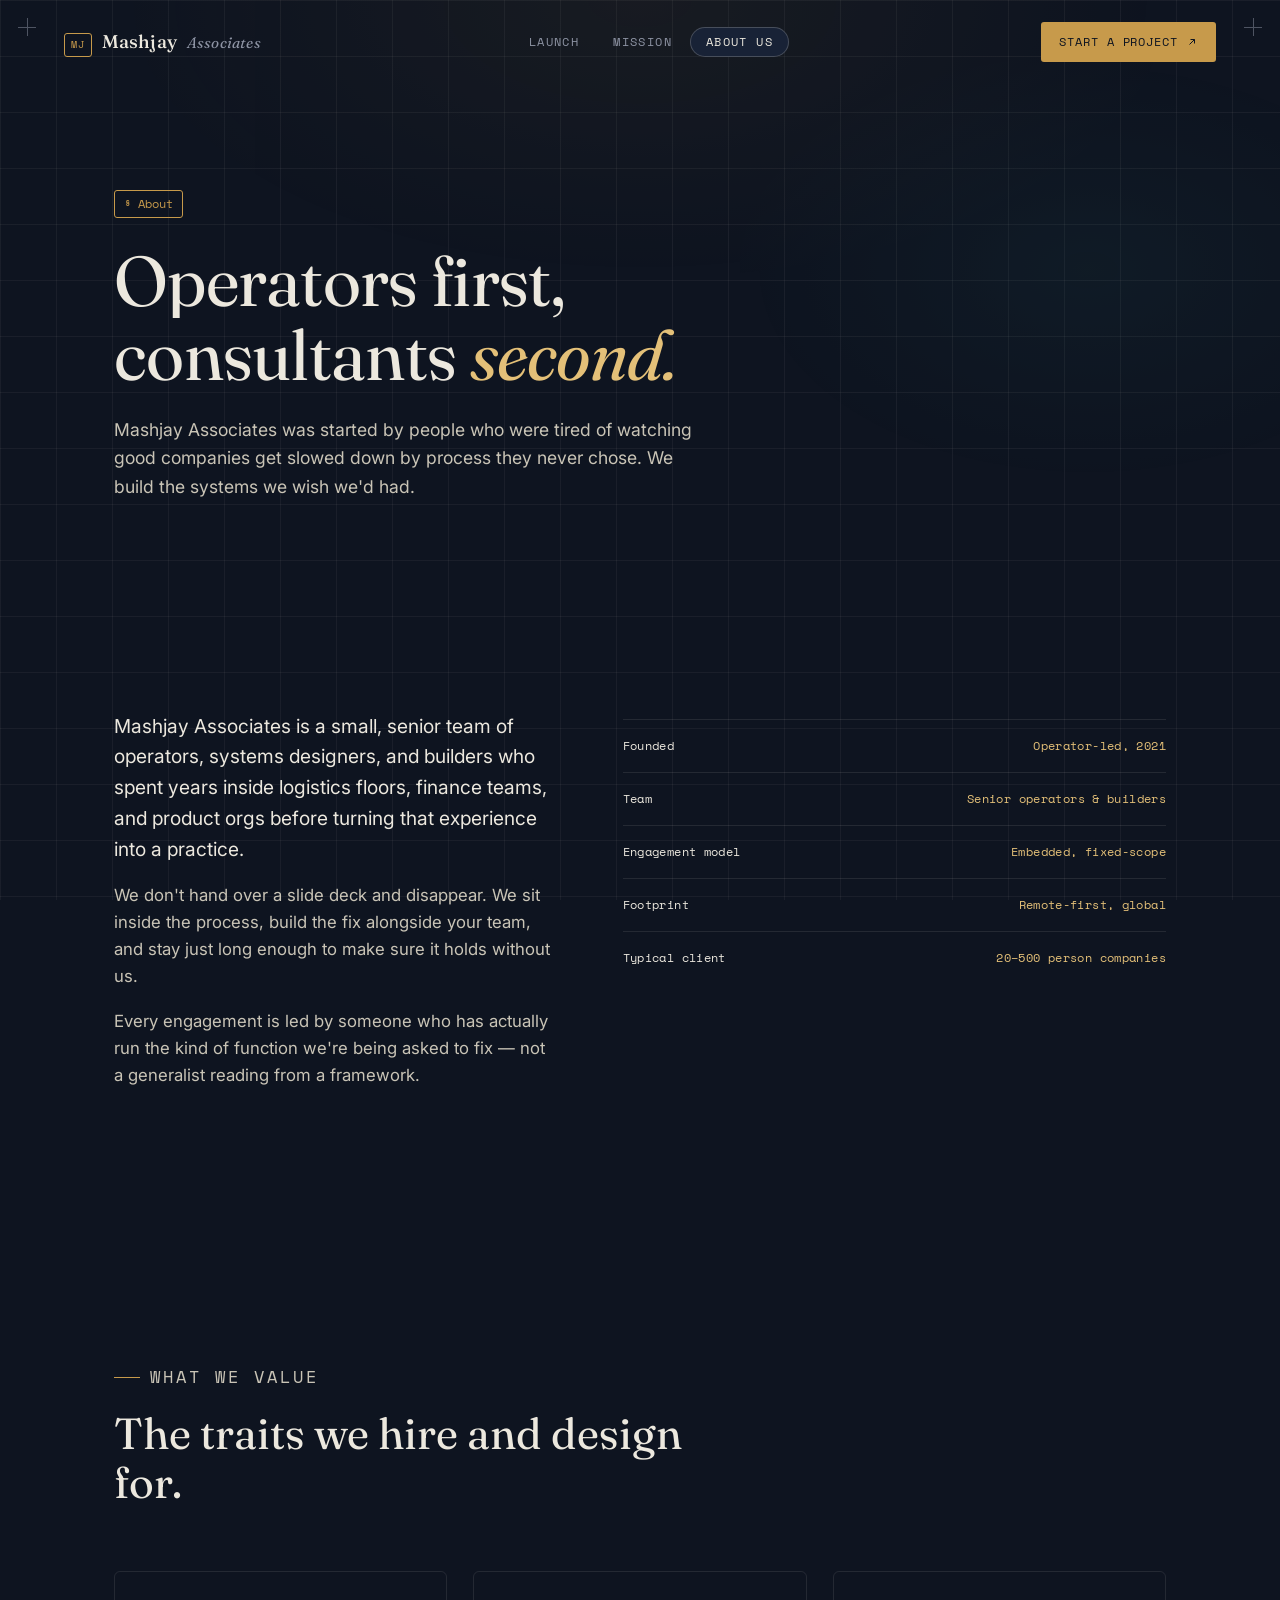
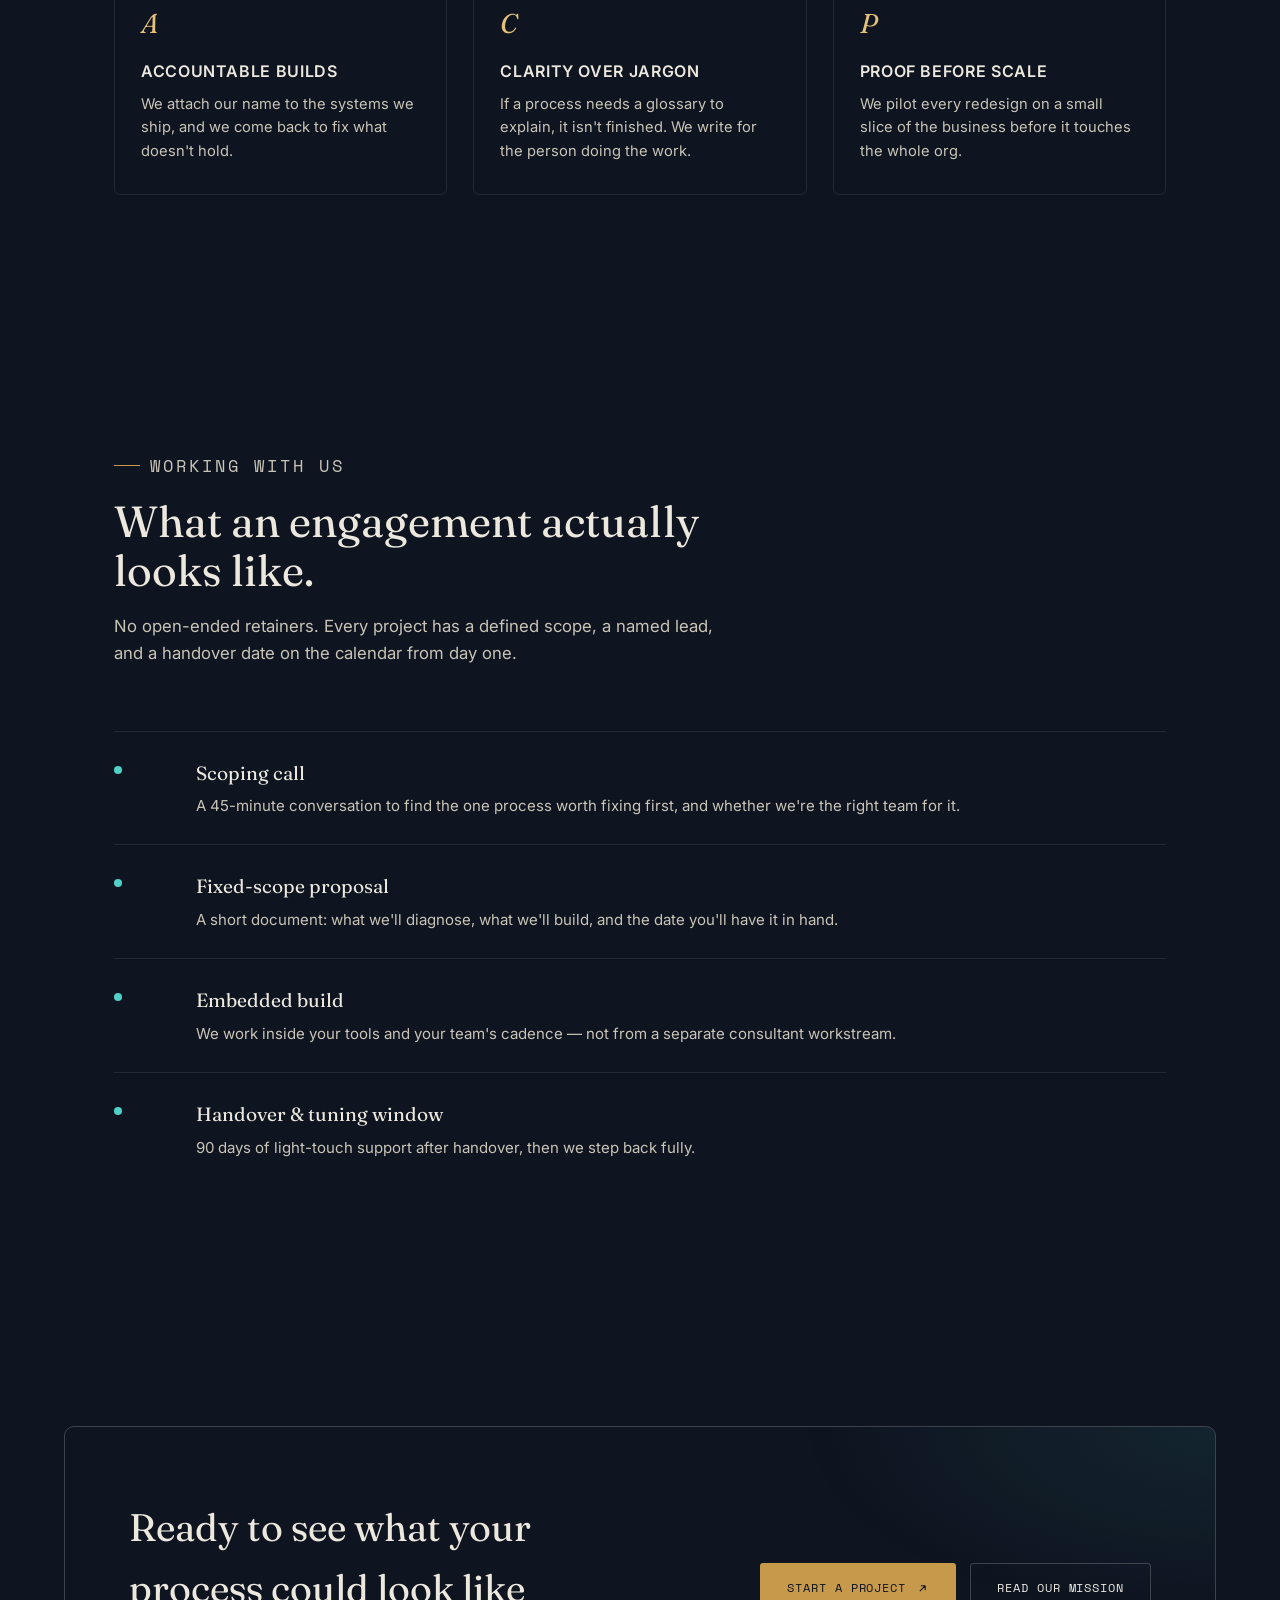
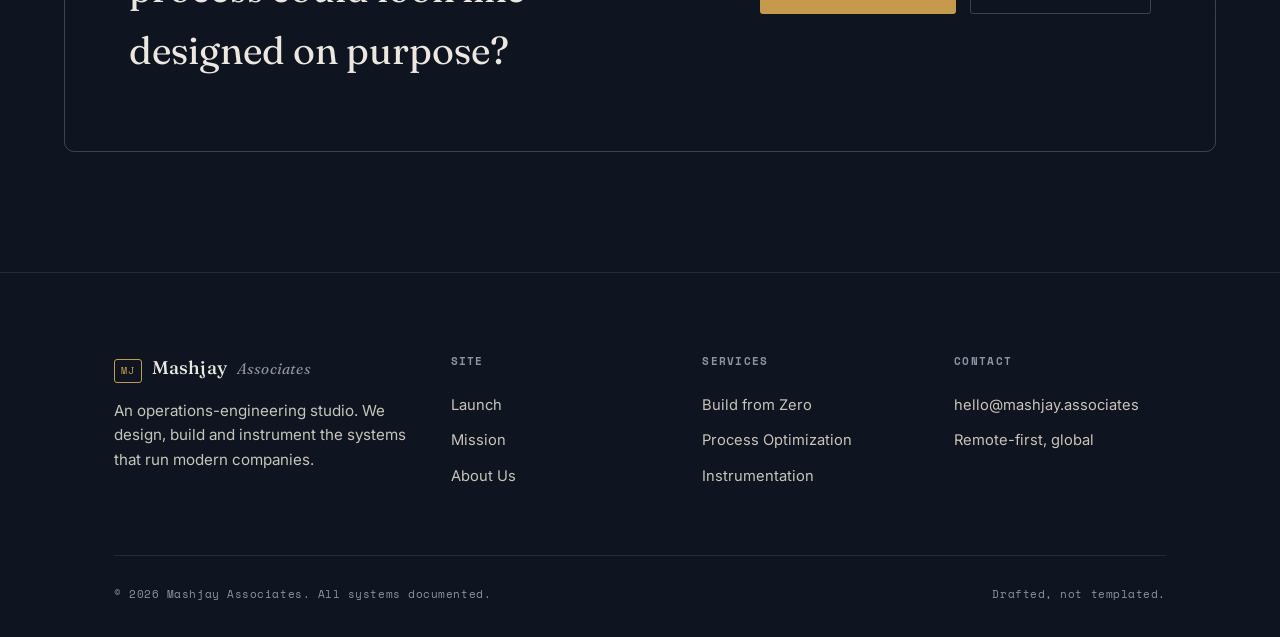
<file: about.html>
<!DOCTYPE html>
<html lang="en" class="no-js">
<head>
<script>document.documentElement.className="js";</script>
<meta charset="UTF-8">
<meta name="viewport" content="width=device-width, initial-scale=1.0">
<title>About Us — Mashjay Associates</title>
<meta name="description" content="Mashjay Associates is an operations-engineering studio for companies building or rebuilding how they work.">
<link rel="icon" href="data:image/svg+xml,<svg xmlns=%22http://www.w3.org/2000/svg%22 viewBox=%220 0 100 100%22><rect width=%22100%22 height=%22100%22 fill=%22%230E1420%22/><path d=%22M20 70 L50 25 L80 70%22 stroke=%22%23C79A4B%22 stroke-width=%226%22 fill=%22none%22/></svg>">
<link rel="preconnect" href="https://fonts.googleapis.com">
<style>
/* =========================================================
   MASHJAY ASSOCIATES — design system
   Concept: "The Blueprint" — an operations-engineering studio
   that drafts, builds and instruments how companies work.
   ========================================================= */

@import url('https://fonts.googleapis.com/css2?family=Fraunces:ital,opsz,wght@0,9..144,300;0,9..144,400;0,9..144,500;0,9..144,600;1,9..144,400;1,9..144,500&family=Inter:wght@400;500;600&family=Space+Mono:wght@400;700&display=swap');

:root{
  /* --- color tokens --- */
  --ink:        #0E1420;
  --ink-2:      #131B2C;
  --ink-3:      #182236;
  --paper:      #ECE8DE;
  --paper-dim:  #C9C4B6;
  --brass:      #C79A4B;
  --brass-soft: #E4C078;
  --teal:       #4FD1C5;
  --line:       rgba(236,232,222,0.10);
  --line-strong:rgba(236,232,222,0.22);
  --muted:      #8D93A3;

  /* --- type --- */
  --f-display: 'Fraunces', serif;
  --f-body:    'Inter', system-ui, sans-serif;
  --f-mono:    'Space Mono', monospace;

  /* --- motion --- */
  --ease-out:      cubic-bezier(.16,1,.3,1);
  --ease-spring:   cubic-bezier(.34,1.56,.64,1);
  --ease-in-out:   cubic-bezier(.65,0,.35,1);
  --dur-fast:  .25s;
  --dur-med:   .6s;
  --dur-slow:  1.1s;

  --container: 1180px;
  --gutter: clamp(20px, 5vw, 64px);
}

@media (prefers-reduced-motion: reduce){
  *{ animation-duration: .001ms !important; animation-iteration-count: 1 !important;
     transition-duration: .001ms !important; scroll-behavior: auto !important; }
}

*,*::before,*::after{ box-sizing: border-box; }
html{ scroll-behavior: smooth; }
body{
  margin:0;
  background: var(--ink);
  color: var(--paper);
  font-family: var(--f-body);
  font-size: 16px;
  line-height: 1.6;
  -webkit-font-smoothing: antialiased;
  overflow-x: hidden;
}
img,svg{ display:block; max-width:100%; }
a{ color: inherit; text-decoration: none; }
ul{ list-style:none; margin:0; padding:0; }
h1,h2,h3,h4,p{ margin:0; }
::selection{ background: var(--brass); color: var(--ink); }

::-webkit-scrollbar{ width:10px; }
::-webkit-scrollbar-track{ background: var(--ink); }
::-webkit-scrollbar-thumb{ background: var(--ink-3); border-radius:6px; }

:focus-visible{
  outline: 2px solid var(--teal);
  outline-offset: 3px;
  border-radius: 2px;
}

.wrap{
  max-width: var(--container);
  margin: 0 auto;
  padding-inline: var(--gutter);
  position: relative;
}

/* =========== signature backdrop: the drafting grid =========== */
.blueprint-grid{
  position: fixed; inset:0; z-index:0; pointer-events:none;
  background-image:
    linear-gradient(var(--line) 1px, transparent 1px),
    linear-gradient(90deg, var(--line) 1px, transparent 1px);
  background-size: 56px 56px;
  opacity: .55;
  will-change: transform;
}
.blueprint-grid::after{
  content:"";
  position:absolute; inset:0;
  background: radial-gradient(60% 45% at 50% 0%, rgba(199,154,75,.10), transparent 70%),
              radial-gradient(40% 35% at 85% 30%, rgba(79,209,197,.07), transparent 70%);
}
.reg-mark{ position:absolute; width:18px; height:18px; opacity:.5; z-index:1; pointer-events:none; }
.reg-mark::before,.reg-mark::after{ content:""; position:absolute; background: var(--muted); }
.reg-mark::before{ width:100%; height:1px; top:50%; }
.reg-mark::after{ width:1px; height:100%; left:50%; }
.reg-mark.tl{ top:18px; left:18px; } .reg-mark.tr{ top:18px; right:18px; }

/* =========================== TOP BAR =========================== */
.topbar{
  position: fixed; top:0; left:0; right:0; z-index: 100;
  padding: 22px var(--gutter);
  display:flex; align-items:center; justify-content:space-between;
  transition: background var(--dur-fast) var(--ease-out), border-color var(--dur-fast), padding var(--dur-fast) var(--ease-out);
  border-bottom: 1px solid transparent;
}
.topbar.is-scrolled{
  background: rgba(14,20,32,.78);
  backdrop-filter: blur(14px) saturate(1.1);
  -webkit-backdrop-filter: blur(14px) saturate(1.1);
  border-bottom: 1px solid var(--line-strong);
  padding-block: 14px;
}
.brand{
  display:flex; align-items:baseline; gap:10px;
  font-family: var(--f-display); font-size: 1.15rem; letter-spacing: .01em;
}
.brand .mark{
  font-family: var(--f-mono); font-size: .62rem; color: var(--brass);
  border:1px solid var(--brass); padding: 3px 6px; border-radius: 3px; letter-spacing: .08em;
}
.brand b{ font-weight: 500; }
.brand .dim{ color: var(--muted); font-style: italic; font-size: .95rem; }

.nav-desktop{ display:flex; align-items:center; gap: 2px; position: relative; }
.nav-desktop a{
  position: relative; z-index: 2;
  font-family: var(--f-mono); font-size: .72rem; letter-spacing: .12em; text-transform: uppercase;
  color: var(--muted); padding: 9px 16px; display:block; transition: color var(--dur-fast) var(--ease-out);
}
.nav-desktop a:hover, .nav-desktop a.active{ color: var(--paper); }
.nav-indicator{
  position:absolute; z-index:1; height: 30px; border-radius: 20px;
  background: var(--ink-3); border: 1px solid var(--line-strong);
  transition: transform .5s var(--ease-spring), width .5s var(--ease-spring);
  top: 50%; transform-origin: left center;
}

.nav-cta{
  font-family: var(--f-mono); font-size: .72rem; letter-spacing: .08em; text-transform: uppercase;
  color: var(--ink); background: var(--brass);
  padding: 11px 18px; border-radius: 3px; display:inline-flex; align-items:center; gap:8px;
  transition: transform var(--dur-fast) var(--ease-spring), background var(--dur-fast);
}
.nav-cta:hover{ background: var(--brass-soft); transform: translateY(-2px); }
.nav-cta svg{ width:12px; height:12px; transition: transform var(--dur-fast) var(--ease-out); }
.nav-cta:hover svg{ transform: translate(3px,-3px); }

.burger{ display:none; width:40px; height:40px; border:1px solid var(--line-strong); border-radius:4px; position:relative; background:none; cursor:pointer; }
.burger span{ position:absolute; left:10px; right:10px; height:1px; background:var(--paper); transition: transform .3s var(--ease-out), opacity .3s; }
.burger span:nth-child(1){ top:15px; } .burger span:nth-child(2){ top:20px; } .burger span:nth-child(3){ top:25px; }
.nav-mobile{
  position: fixed; inset:0; z-index: 99; background: var(--ink);
  display:flex; flex-direction:column; justify-content:center; gap: 20px; padding: 0 32px;
  clip-path: circle(0px at calc(100% - 40px) 40px);
  transition: clip-path .6s var(--ease-in-out), visibility .6s, opacity .3s;
  pointer-events:none; opacity:0; visibility:hidden;
}
.nav-mobile.open{ clip-path: circle(150% at calc(100% - 40px) 40px); pointer-events:auto; opacity:1; visibility:visible; }
.nav-mobile a{ font-family: var(--f-display); font-size: 2.4rem; font-weight:400; color: var(--paper-dim); }
.nav-mobile a.active{ color: var(--brass); font-style: italic; }

/* =========================== BUTTONS =========================== */
.btn{
  --btn-bg: var(--brass); --btn-fg: var(--ink);
  font-family: var(--f-mono); font-size: .74rem; letter-spacing:.08em; text-transform:uppercase;
  display:inline-flex; align-items:center; gap:10px;
  padding: 15px 26px; border-radius: 3px; background: var(--btn-bg); color: var(--btn-fg);
  border: 1px solid transparent; cursor:pointer;
  transition: transform var(--dur-fast) var(--ease-spring), box-shadow var(--dur-fast) var(--ease-out), background var(--dur-fast);
  will-change: transform;
}
.btn:hover{ box-shadow: 0 14px 30px -12px rgba(199,154,75,.55); }
.btn:active{ transform: scale(.96) !important; }
.btn svg{ width:13px; height:13px; transition: transform var(--dur-fast) var(--ease-out); }
.btn:hover svg{ transform: translateX(4px); }
.btn.ghost{ --btn-bg: transparent; --btn-fg: var(--paper); border-color: var(--line-strong); }
.btn.ghost:hover{ border-color: var(--teal); color: var(--teal); box-shadow: 0 14px 30px -14px rgba(79,209,197,.4); }

/* =========================== HERO =========================== */
.hero{
  position: relative; padding: 190px 0 120px; overflow:hidden;
}
.hero-grid{
  display:grid; grid-template-columns: 1.05fr .95fr; gap: 40px; align-items:center;
}
.eyebrow{
  font-family: var(--f-mono); font-size: .72rem; letter-spacing:.18em; text-transform:uppercase;
  color: var(--brass); display:flex; align-items:center; gap:10px; margin-bottom: 22px;
}
.eyebrow::before{ content:""; width:26px; height:1px; background: var(--brass); }

.hero h1{
  font-family: var(--f-display); font-weight: 400; letter-spacing: -.01em;
  font-size: clamp(2.6rem, 5.4vw, 4.6rem); line-height: 1.04;
  max-width: 13ch;
}
.hero h1 em{ font-style: italic; color: var(--brass-soft); font-weight:400; }
.line-mask{ overflow:hidden; display:block; }
.line-inner{ display:block; transform:none; transition: transform 1s var(--ease-out); }
.js .line-inner{ transform: translateY(110%); }
.js .hero.is-ready .line-inner{ transform: translateY(0); }

.hero p.lede{
  margin-top: 26px; max-width: 46ch; color: var(--paper-dim); font-size: 1.08rem;
  opacity:1; transform:none; transition: all .8s var(--ease-out) .5s;
}
.js .hero p.lede{ opacity:0; transform: translateY(14px); }
.js .hero.is-ready p.lede{ opacity:1; transform:none; }

.hero-actions{ display:flex; gap:14px; margin-top: 40px; flex-wrap:wrap;
  opacity:1; transform:none; transition: all .8s var(--ease-out) .68s; }
.js .hero-actions{ opacity:0; transform: translateY(14px); }
.js .hero.is-ready .hero-actions{ opacity:1; transform:none; }

.hero-meta{ display:flex; gap: 32px; margin-top: 56px;
  opacity:1; transition: opacity .8s var(--ease-out) .9s; }
.js .hero-meta{ opacity:0; }
.js .hero.is-ready .hero-meta{ opacity:1; }
.hero-meta div{ font-family: var(--f-mono); font-size: .68rem; color: var(--muted); letter-spacing:.06em; }
.hero-meta b{ display:block; color: var(--paper); font-family: var(--f-display); font-size: 1.5rem; font-weight:400; }

/* schematic diagram */
.schematic{ position:relative; }
.schematic svg{ width:100%; height:auto; overflow: visible; }
.schematic path.trace{
  fill:none; stroke: var(--line-strong); stroke-width:1.2;
  stroke-dasharray: 900; stroke-dashoffset: 0;
  transition: stroke-dashoffset 1.8s var(--ease-in-out) .3s;
}
.js .schematic path.trace{ stroke-dashoffset: 900; }
.js .hero.is-ready .schematic path.trace{ stroke-dashoffset:0; }
.schematic path.trace.accent{ stroke: var(--brass); opacity:.8; }
.schematic circle.node{
  fill: var(--ink-2); stroke: var(--line-strong); stroke-width:1.4;
  transform-origin: center; transform-box: fill-box;
  opacity:1; transform: scale(1); transition: all .5s var(--ease-spring);
}
.js .schematic circle.node{ opacity:0; transform: scale(.4); }
.js .hero.is-ready .schematic circle.node{ opacity:1; transform: scale(1); }
.schematic circle.pulse{ fill: var(--teal); opacity:0; }
.hero.is-ready .schematic circle.pulse{ animation: pulse-run 3.2s var(--ease-in-out) 2.1s infinite; }
@keyframes pulse-run{
  0%{ opacity:0; motion-offset:0%; }
  8%{ opacity:1; }
  92%{ opacity:1; }
  100%{ opacity:0; }
}
.schematic text{ font-family: var(--f-mono); font-size: 9px; fill: var(--muted); letter-spacing: .04em; }

/* =========================== SECTION SCAFFOLDING =========================== */
section{ position: relative; z-index:1; padding: 120px 0; }
.section-head{ max-width: 640px; margin-bottom: 64px; }
.section-head .eyebrow{ margin-bottom: 18px; }
.section-head h2{
  font-family: var(--f-display); font-weight:400; font-size: clamp(2rem, 3.4vw, 3rem); line-height:1.12;
}
.section-head h2 em{ font-style:italic; color: var(--brass-soft); }
.section-head p{ color: var(--paper-dim); margin-top:18px; font-size:1.05rem; max-width: 56ch; }
.divider{ height:1px; background: var(--line); border:none; margin:0; }

.reveal{ opacity:1; transform:none; transition: opacity .8s var(--ease-out), transform .8s var(--ease-out); }
.js .reveal{ opacity:0; transform: translateY(28px); }
.js .reveal.in{ opacity:1; transform:none; }
.stagger > *{ transition-delay: calc(var(--i,0) * 90ms); }

/* =========================== SECTOR STRIP =========================== */
.sector-strip{ padding: 46px 0; border-top:1px solid var(--line); border-bottom:1px solid var(--line); }
.sector-strip .wrap{ display:flex; flex-wrap:wrap; gap: 14px 40px; align-items:center; justify-content:space-between; }
.sector-strip span.label{ font-family: var(--f-mono); font-size:.68rem; color:var(--muted); letter-spacing:.14em; white-space:nowrap; }
.sector-list{ display:flex; flex-wrap:wrap; gap: 10px 30px; }
.sector-list span{ font-family: var(--f-mono); font-size:.78rem; letter-spacing:.08em; color: var(--paper-dim); text-transform:uppercase; transition: color .3s; }
.sector-list span:hover{ color: var(--brass-soft); }

/* =========================== SERVICE CARDS =========================== */
.grid-3{ display:grid; grid-template-columns: repeat(3,1fr); gap: 1px; background: var(--line); border:1px solid var(--line); border-radius: 6px; overflow:hidden; }
.service-card{
  background: var(--ink); padding: 40px 32px; position:relative; overflow:hidden;
  transition: background var(--dur-med) var(--ease-out);
}
.service-card::before{
  content:""; position:absolute; inset:0; background: radial-gradient(120px 120px at var(--mx,50%) var(--my,0%), rgba(199,154,75,.14), transparent 70%);
  opacity:0; transition: opacity .4s;
}
.service-card:hover::before{ opacity:1; }
.service-card:hover{ background: var(--ink-2); }
.service-card .num{ font-family: var(--f-mono); font-size:.72rem; color: var(--brass); letter-spacing:.1em; }
.service-card h3{ font-family: var(--f-display); font-weight:400; font-size: 1.5rem; margin: 22px 0 14px; }
.service-card p{ color: var(--paper-dim); font-size: .96rem; }
.service-card .tag-row{ display:flex; gap:8px; flex-wrap:wrap; margin-top:22px; }
.service-card .tag{ font-family: var(--f-mono); font-size:.62rem; letter-spacing:.06em; text-transform:uppercase; color:var(--muted); border:1px solid var(--line-strong); padding:4px 8px; border-radius:20px; }

/* =========================== PROCESS =========================== */
.process-list{ display:flex; flex-direction:column; }
.process-item{
  display:grid; grid-template-columns: 90px 1fr 1.1fr; gap: 30px; padding: 38px 0;
  border-top: 1px solid var(--line); align-items:start; position:relative;
}
.process-item:last-child{ border-bottom: 1px solid var(--line); }
.process-item .step-num{ font-family: var(--f-mono); font-size: 1rem; color: var(--muted); transition: color .4s; }
.process-item .step-name h3{ font-family: var(--f-display); font-weight:400; font-size: 1.7rem; transition: transform .4s var(--ease-out); }
.process-item .step-copy p{ color: var(--paper-dim); font-size:.98rem; }
.process-item .step-copy .tag-row{ margin-top:14px; display:flex; gap:8px; flex-wrap:wrap; }
.process-item .step-copy .tag{ font-family: var(--f-mono); font-size:.6rem; color: var(--teal); border:1px solid rgba(79,209,197,.35); padding:3px 8px; border-radius:20px; text-transform:uppercase; letter-spacing:.05em;}
.process-item:hover{ background: linear-gradient(90deg, rgba(199,154,75,.05), transparent 60%); }
.process-item:hover .step-num{ color: var(--brass); }
.process-item:hover .step-name h3{ transform: translateX(6px); }

/* =========================== STATS =========================== */
.stats-band{ border-top:1px solid var(--line); border-bottom:1px solid var(--line); }
.stats-grid{ display:grid; grid-template-columns: repeat(4,1fr); }
.stat{ padding: 48px 30px; border-left:1px solid var(--line); }
.stat:first-child{ border-left:none; }
.stat .num{ font-family: var(--f-display); font-size: clamp(2.2rem,4vw,3.2rem); color: var(--paper); display:flex; align-items:baseline; gap:4px; }
.stat .num .suffix{ font-size: 1.4rem; color: var(--brass-soft); }
.stat .cap{ font-family: var(--f-mono); font-size:.68rem; color: var(--muted); letter-spacing:.08em; text-transform:uppercase; margin-top:10px; }

/* =========================== CTA BAND =========================== */
.cta-band{
  border-radius: 10px; border: 1px solid var(--line-strong); padding: 70px var(--gutter);
  display:flex; justify-content:space-between; align-items:center; gap: 40px; flex-wrap:wrap;
  position:relative; overflow:hidden; margin: 0 var(--gutter);
}
.cta-band::before{ content:""; position:absolute; inset:0; background: radial-gradient(60% 100% at 100% 0%, rgba(79,209,197,.09), transparent 60%); }
.cta-band h2{ font-family: var(--f-display); font-weight:400; font-size: clamp(1.7rem,3vw,2.4rem); max-width: 20ch; position:relative; }
.cta-band .actions{ position:relative; display:flex; gap:14px; flex-wrap:wrap; }

/* =========================== FOOTER =========================== */
footer{ position:relative; z-index:1; padding: 80px 0 34px; border-top:1px solid var(--line); }
.footer-grid{ display:grid; grid-template-columns: 1.4fr 1fr 1fr 1fr; gap: 40px; padding-bottom: 60px; }
.footer-brand p{ color: var(--paper-dim); margin-top: 16px; max-width: 34ch; font-size:.95rem; }
.footer-col h4{ font-family: var(--f-mono); font-size:.66rem; letter-spacing:.12em; text-transform:uppercase; color: var(--muted); margin-bottom: 18px; }
.footer-col a, .footer-col span{ display:block; color: var(--paper-dim); font-size:.92rem; padding: 6px 0; transition: color .25s, transform .25s; }
.footer-col a:hover{ color: var(--brass-soft); transform: translateX(4px); }
.footer-bottom{ display:flex; justify-content:space-between; align-items:center; padding-top: 30px; border-top:1px solid var(--line); font-family: var(--f-mono); font-size:.68rem; color: var(--muted); letter-spacing:.05em; flex-wrap:wrap; gap:14px; }

/* =========================== PAGE HEADER (inner pages) =========================== */
.page-hero{ padding: 190px 0 90px; }
.page-hero .kicker{ display:flex; align-items:center; gap:16px; margin-bottom: 26px; }
.page-hero .kicker .idx{ font-family: var(--f-mono); font-size:.72rem; color: var(--brass); border:1px solid var(--brass); padding:4px 9px; border-radius:3px; }
.page-hero h1{ font-family: var(--f-display); font-weight:400; font-size: clamp(2.6rem,5.6vw,4.4rem); line-height:1.05; max-width: 16ch; }
.page-hero h1 em{ font-style:italic; color: var(--brass-soft); }
.page-hero .sub{ margin-top: 24px; color: var(--paper-dim); font-size: 1.1rem; max-width: 54ch; }

/* pull quote (mission) */
.pull-quote{ padding: 40px 0 100px; }
.pull-quote blockquote{
  font-family: var(--f-display); font-style: italic; font-weight:400;
  font-size: clamp(1.6rem, 3.4vw, 2.6rem); line-height:1.32; color: var(--paper);
  border-left: 2px solid var(--brass); padding-left: 34px; max-width: 880px;
}
.pull-quote cite{ display:block; margin-top: 24px; font-style:normal; font-family: var(--f-mono); font-size:.72rem; letter-spacing:.1em; color: var(--muted); text-transform:uppercase; }

/* principles grid */
.grid-2{ display:grid; grid-template-columns: repeat(2,1fr); gap: 1px; background: var(--line); border:1px solid var(--line); border-radius:6px; overflow:hidden; }
.principle{ background: var(--ink); padding: 36px 34px; transition: background .3s; }
.principle:hover{ background: var(--ink-2); }
.principle .glyph{ width:34px; height:34px; border:1px solid var(--line-strong); border-radius:50%; display:flex; align-items:center; justify-content:center; margin-bottom:20px; color: var(--teal); }
.principle h3{ font-family: var(--f-display); font-weight:400; font-size: 1.32rem; margin-bottom: 10px; }
.principle p{ color: var(--paper-dim); font-size:.95rem; }

/* about — story + values */
.split{ display:grid; grid-template-columns: .9fr 1.1fr; gap: 64px; align-items:start; }
.story-copy p{ color: var(--paper-dim); font-size: 1.05rem; margin-bottom: 18px; }
.story-copy p:first-child{ color: var(--paper); font-size: 1.2rem; }
.credential-list{ margin-top: 8px; }
.credential-list li{ display:flex; justify-content:space-between; padding: 16px 0; border-top: 1px solid var(--line); font-family: var(--f-mono); font-size:.78rem; letter-spacing:.03em; }
.credential-list li span:last-child{ color: var(--brass-soft); }

.values-grid{ display:grid; grid-template-columns: repeat(3,1fr); gap: 26px; }
.value-card{ padding: 30px 26px; border:1px solid var(--line); border-radius:6px; transition: border-color .3s, transform .35s var(--ease-out); }
.value-card:hover{ border-color: var(--brass); transform: translateY(-6px); }
.value-card .letter{ font-family: var(--f-display); font-style:italic; font-size:1.7rem; color: var(--brass-soft); }
.value-card h3{ font-family: var(--f-body); font-weight:600; font-size: 1rem; text-transform:uppercase; letter-spacing:.04em; margin: 14px 0 8px; }
.value-card p{ color: var(--paper-dim); font-size:.92rem; }

.engage-list{ display:flex; flex-direction:column; gap:0; }
.engage-row{ display:grid; grid-template-columns: 60px 1fr; gap: 22px; padding: 26px 0; border-top:1px solid var(--line); }
.engage-row .dot{ width:8px; height:8px; border-radius:50%; background: var(--teal); margin-top:8px; }
.engage-row h4{ font-family: var(--f-display); font-weight:400; font-size:1.2rem; margin-bottom:6px; }
.engage-row p{ color: var(--paper-dim); font-size:.94rem; }

/* page fade transition */
body.page-transition{ animation: page-in .6s var(--ease-out); }
@keyframes page-in{ from{ opacity:0; transform: translateY(8px); } to{ opacity:1; transform:none; } }
body.leaving{ opacity:0; transform: translateY(-8px); transition: all .4s var(--ease-in-out); }

/* =========================== RESPONSIVE =========================== */
@media (max-width: 980px){
  .nav-desktop, .nav-indicator, .nav-cta{ display:none; }
  .burger{ display:block; }
  .hero-grid{ grid-template-columns:1fr; }
  .schematic{ order:-1; opacity:.6; max-width: 360px; }
  .grid-3, .grid-2, .values-grid{ grid-template-columns: 1fr; }
  .stats-grid{ grid-template-columns: 1fr 1fr; }
  .stat:nth-child(3){ border-left:none; }
  .footer-grid{ grid-template-columns: 1fr 1fr; }
  .split{ grid-template-columns:1fr; }
  .process-item{ grid-template-columns: 1fr; gap:10px; }
}
@media (max-width: 560px){
  .stats-grid{ grid-template-columns: 1fr 1fr; }
  .stat{ border-left:none; border-top:1px solid var(--line); }
  .stat:first-child, .stat:nth-child(2){ border-top:none; }
  .footer-grid{ grid-template-columns: 1fr; gap: 30px; }
  .cta-band{ padding: 46px 26px; }
}

</style>
</head>
<body>

<div class="blueprint-grid"></div>
<span class="reg-mark tl"></span>
<span class="reg-mark tr"></span>

<header class="topbar">
  <a href="index.html" class="brand"><span class="mark">MJ</span><b>Mashjay</b><span class="dim">Associates</span></a>
  <nav class="nav-desktop" aria-label="Primary">
    <span class="nav-indicator"></span>
    <a href="index.html">Launch</a>
    <a href="mission.html">Mission</a>
    <a href="about.html" class="active">About Us</a>
  </nav>
  <a href="index.html#contact" class="nav-cta">Start a Project <svg viewBox="0 0 24 24" fill="none" stroke="currentColor" stroke-width="2"><path d="M7 17L17 7M17 7H9M17 7V15"/></svg></a>
  <button class="burger" aria-label="Open menu" aria-expanded="false"><span></span><span></span><span></span></button>
</header>

<nav class="nav-mobile" aria-label="Mobile">
  <a href="index.html">Launch</a>
  <a href="mission.html">Mission</a>
  <a href="about.html" class="active">About Us</a>
</nav>

<main>
  <section class="page-hero hero">
    <div class="wrap">
      <div class="kicker"><span class="idx">§ About</span></div>
      <h1>
        <span class="line-mask"><span class="line-inner">Operators first,</span></span>
        <span class="line-mask"><span class="line-inner">consultants <em>second.</em></span></span>
      </h1>
      <p class="sub">Mashjay Associates was started by people who were tired of watching good companies get slowed down by process they never chose. We build the systems we wish we'd had.</p>
    </div>
  </section>

  <section>
    <div class="wrap split">
      <div class="story-copy reveal">
        <p>Mashjay Associates is a small, senior team of operators, systems designers, and builders who spent years inside logistics floors, finance teams, and product orgs before turning that experience into a practice.</p>
        <p>We don't hand over a slide deck and disappear. We sit inside the process, build the fix alongside your team, and stay just long enough to make sure it holds without us.</p>
        <p>Every engagement is led by someone who has actually run the kind of function we're being asked to fix — not a generalist reading from a framework.</p>
      </div>
      <div class="reveal">
        <ul class="credential-list">
          <li><span>Founded</span><span>Operator-led, 2021</span></li>
          <li><span>Team</span><span>Senior operators &amp; builders</span></li>
          <li><span>Engagement model</span><span>Embedded, fixed-scope</span></li>
          <li><span>Footprint</span><span>Remote-first, global</span></li>
          <li><span>Typical client</span><span>20–500 person companies</span></li>
        </ul>
      </div>
    </div>
  </section>

  <section>
    <div class="wrap">
      <div class="section-head reveal">
        <p class="eyebrow">What we value</p>
        <h2>The traits we hire and design for.</h2>
      </div>
      <div class="values-grid stagger">
        <div class="value-card">
          <span class="letter">A</span>
          <h3>Accountable builds</h3>
          <p>We attach our name to the systems we ship, and we come back to fix what doesn't hold.</p>
        </div>
        <div class="value-card">
          <span class="letter">C</span>
          <h3>Clarity over jargon</h3>
          <p>If a process needs a glossary to explain, it isn't finished. We write for the person doing the work.</p>
        </div>
        <div class="value-card">
          <span class="letter">P</span>
          <h3>Proof before scale</h3>
          <p>We pilot every redesign on a small slice of the business before it touches the whole org.</p>
        </div>
      </div>
    </div>
  </section>

  <section>
    <div class="wrap">
      <div class="section-head reveal">
        <p class="eyebrow">Working with us</p>
        <h2>What an engagement actually looks like.</h2>
        <p>No open-ended retainers. Every project has a defined scope, a named lead, and a handover date on the calendar from day one.</p>
      </div>
      <div class="engage-list reveal">
        <div class="engage-row">
          <div class="dot"></div>
          <div><h4>Scoping call</h4><p>A 45-minute conversation to find the one process worth fixing first, and whether we're the right team for it.</p></div>
        </div>
        <div class="engage-row">
          <div class="dot"></div>
          <div><h4>Fixed-scope proposal</h4><p>A short document: what we'll diagnose, what we'll build, and the date you'll have it in hand.</p></div>
        </div>
        <div class="engage-row">
          <div class="dot"></div>
          <div><h4>Embedded build</h4><p>We work inside your tools and your team's cadence — not from a separate consultant workstream.</p></div>
        </div>
        <div class="engage-row">
          <div class="dot"></div>
          <div><h4>Handover &amp; tuning window</h4><p>90 days of light-touch support after handover, then we step back fully.</p></div>
        </div>
      </div>
    </div>
  </section>

  <section id="contact">
    <div class="cta-band reveal">
      <h2>Ready to see what your process could look like designed on purpose?</h2>
      <div class="actions">
        <a href="mailto:mahesh@mashjay.com" class="btn">Start a Project <svg viewBox="0 0 24 24" fill="none" stroke="currentColor" stroke-width="2"><path d="M7 17L17 7M17 7H9M17 7V15"/></svg></a>
        <a href="mission.html" class="btn ghost">Read our mission</a>
      </div>
    </div>
  </section>
</main>

<footer>
  <div class="wrap">
    <div class="footer-grid">
      <div class="footer-brand">
        <a href="index.html" class="brand"><span class="mark">MJ</span><b>Mashjay</b><span class="dim">Associates</span></a>
        <p>An operations-engineering studio. We design, build and instrument the systems that run modern companies.</p>
      </div>
      <div class="footer-col">
        <h4>Site</h4>
        <a href="index.html">Launch</a>
        <a href="mission.html">Mission</a>
        <a href="about.html">About Us</a>
      </div>
      <div class="footer-col">
        <h4>Services</h4>
        <span>Build from Zero</span>
        <span>Process Optimization</span>
        <span>Instrumentation</span>
      </div>
      <div class="footer-col">
        <h4>Contact</h4>
        <a href="mailto:mahesh@mashjay.com">hello@mashjay.associates</a>
        <span>Remote-first, global</span>
      </div>
    </div>
    <div class="footer-bottom">
      <span>© 2026 Mashjay Associates. All systems documented.</span>
      <span>Drafted, not templated.</span>
    </div>
  </div>
</footer>

<script>
(function(){
  "use strict";
  var reduceMotion = window.matchMedia("(prefers-reduced-motion: reduce)").matches;

  /* ---------- topbar scroll state ---------- */
  var topbar = document.querySelector(".topbar");
  function onScroll(){
    if(!topbar) return;
    topbar.classList.toggle("is-scrolled", window.scrollY > 12);
  }
  document.addEventListener("scroll", onScroll, { passive:true });
  onScroll();

  /* ---------- sliding nav indicator (layoutId-style) ---------- */
  var nav = document.querySelector(".nav-desktop");
  var indicator = document.querySelector(".nav-indicator");
  function placeIndicator(el){
    if(!el || !indicator || !nav) return;
    var navRect = nav.getBoundingClientRect();
    var r = el.getBoundingClientRect();
    indicator.style.width = r.width + "px";
    indicator.style.transform = "translate(" + (r.left - navRect.left) + "px,-50%)";
  }
  if(nav){
    var active = nav.querySelector("a.active");
    var links = nav.querySelectorAll("a");
    requestAnimationFrame(function(){ placeIndicator(active || links[0]); });
    links.forEach(function(a){
      a.addEventListener("mouseenter", function(){ placeIndicator(a); });
    });
    nav.addEventListener("mouseleave", function(){ placeIndicator(active || links[0]); });
    window.addEventListener("resize", function(){ placeIndicator(active || links[0]); });
  }

  /* ---------- mobile menu ---------- */
  var burger = document.querySelector(".burger");
  var mobileNav = document.querySelector(".nav-mobile");
  if(burger && mobileNav){
    burger.addEventListener("click", function(){
      var open = mobileNav.classList.toggle("open");
      burger.setAttribute("aria-expanded", open ? "true":"false");
      document.body.style.overflow = open ? "hidden" : "";
    });
    mobileNav.querySelectorAll("a").forEach(function(a){
      a.addEventListener("click", function(){ mobileNav.classList.remove("open"); document.body.style.overflow=""; });
    });
  }

  /* ---------- hero ready (load sequence) ---------- */
  var hero = document.querySelector(".hero");
  if(hero){ requestAnimationFrame(function(){ setTimeout(function(){ hero.classList.add("is-ready"); }, 60); }); }

  /* ---------- scroll reveal (whileInView) ---------- */
  var revealEls = document.querySelectorAll(".reveal");
  if("IntersectionObserver" in window && !reduceMotion){
    var io = new IntersectionObserver(function(entries){
      entries.forEach(function(entry){
        if(entry.isIntersecting){
          entry.target.classList.add("in");
          io.unobserve(entry.target);
        }
      });
    }, { threshold: 0.15, rootMargin: "0px 0px -8% 0px" });
    revealEls.forEach(function(el, i){
      el.style.setProperty("--i", (i % 6));
      io.observe(el);
    });
    // stagger children of grids automatically
    document.querySelectorAll(".stagger").forEach(function(group){
      Array.prototype.forEach.call(group.children, function(child, i){
        child.classList.add("reveal");
        child.style.setProperty("--i", i);
        io.observe(child);
      });
    });
  } else {
    revealEls.forEach(function(el){ el.classList.add("in"); });
  }

  /* ---------- animated counters ---------- */
  /* Note: every [data-count] element already contains its correct final
     number as static text in the HTML, so the page is 100% correct with
     zero JavaScript. If JS + IntersectionObserver are available, we briefly
     zero it out and animate up to that same number for polish only. */
  var counters = document.querySelectorAll("[data-count]");
  function animateCount(el){
    var target = parseFloat(el.getAttribute("data-count"));
    var decimals = (el.getAttribute("data-count").split(".")[1] || "").length;
    var dur = 1400, start = null;
    function tick(ts){
      if(!start) start = ts;
      var p = Math.min(1, (ts - start) / dur);
      var eased = 1 - Math.pow(1 - p, 3); // ease-out cubic
      el.textContent = (target * eased).toFixed(decimals);
      if(p < 1) requestAnimationFrame(tick);
      else el.textContent = target.toFixed(decimals);
    }
    requestAnimationFrame(tick);
  }
  if("IntersectionObserver" in window && !reduceMotion){
    var cio = new IntersectionObserver(function(entries){
      entries.forEach(function(e){
        if(e.isIntersecting){
          e.target.textContent = "0";
          animateCount(e.target);
          cio.unobserve(e.target);
        }
      });
    }, { threshold: .6 });
    counters.forEach(function(c){ cio.observe(c); });
  }

  /* ---------- magnetic buttons ---------- */
  if(!reduceMotion && matchMedia("(hover:hover)").matches){
    document.querySelectorAll(".btn, .nav-cta").forEach(function(btn){
      btn.addEventListener("mousemove", function(e){
        var r = btn.getBoundingClientRect();
        var x = (e.clientX - r.left - r.width/2) * 0.28;
        var y = (e.clientY - r.top - r.height/2) * 0.5;
        btn.style.transform = "translate(" + x + "px," + y + "px)";
      });
      btn.addEventListener("mouseleave", function(){ btn.style.transform = ""; });
    });
  }

  /* ---------- service card cursor glow ---------- */
  document.querySelectorAll(".service-card").forEach(function(card){
    card.addEventListener("mousemove", function(e){
      var r = card.getBoundingClientRect();
      card.style.setProperty("--mx", (e.clientX - r.left) + "px");
      card.style.setProperty("--my", (e.clientY - r.top) + "px");
    });
  });

  /* ---------- ambient grid parallax ---------- */
  var grid = document.querySelector(".blueprint-grid");
  if(grid && !reduceMotion && matchMedia("(hover:hover)").matches){
    window.addEventListener("mousemove", function(e){
      var x = (e.clientX / window.innerWidth - 0.5) * 14;
      var y = (e.clientY / window.innerHeight - 0.5) * 14;
      grid.style.transform = "translate(" + x + "px," + y + "px)";
    });
  }

  /* ---------- page transitions for internal links ---------- */
  if(!reduceMotion){
    document.body.classList.add("page-transition");
    document.querySelectorAll('a[href$=".html"], a[href="/"], a[href="index.html"]').forEach(function(a){
      if(a.hostname !== window.location.hostname) return;
      a.addEventListener("click", function(e){
        var href = a.getAttribute("href");
        if(!href || href.startsWith("#")) return;
        e.preventDefault();
        document.body.classList.add("leaving");
        setTimeout(function(){ window.location.href = href; }, 380);
      });
    });
  }
})();

</script>
</body>
</html>
</file>
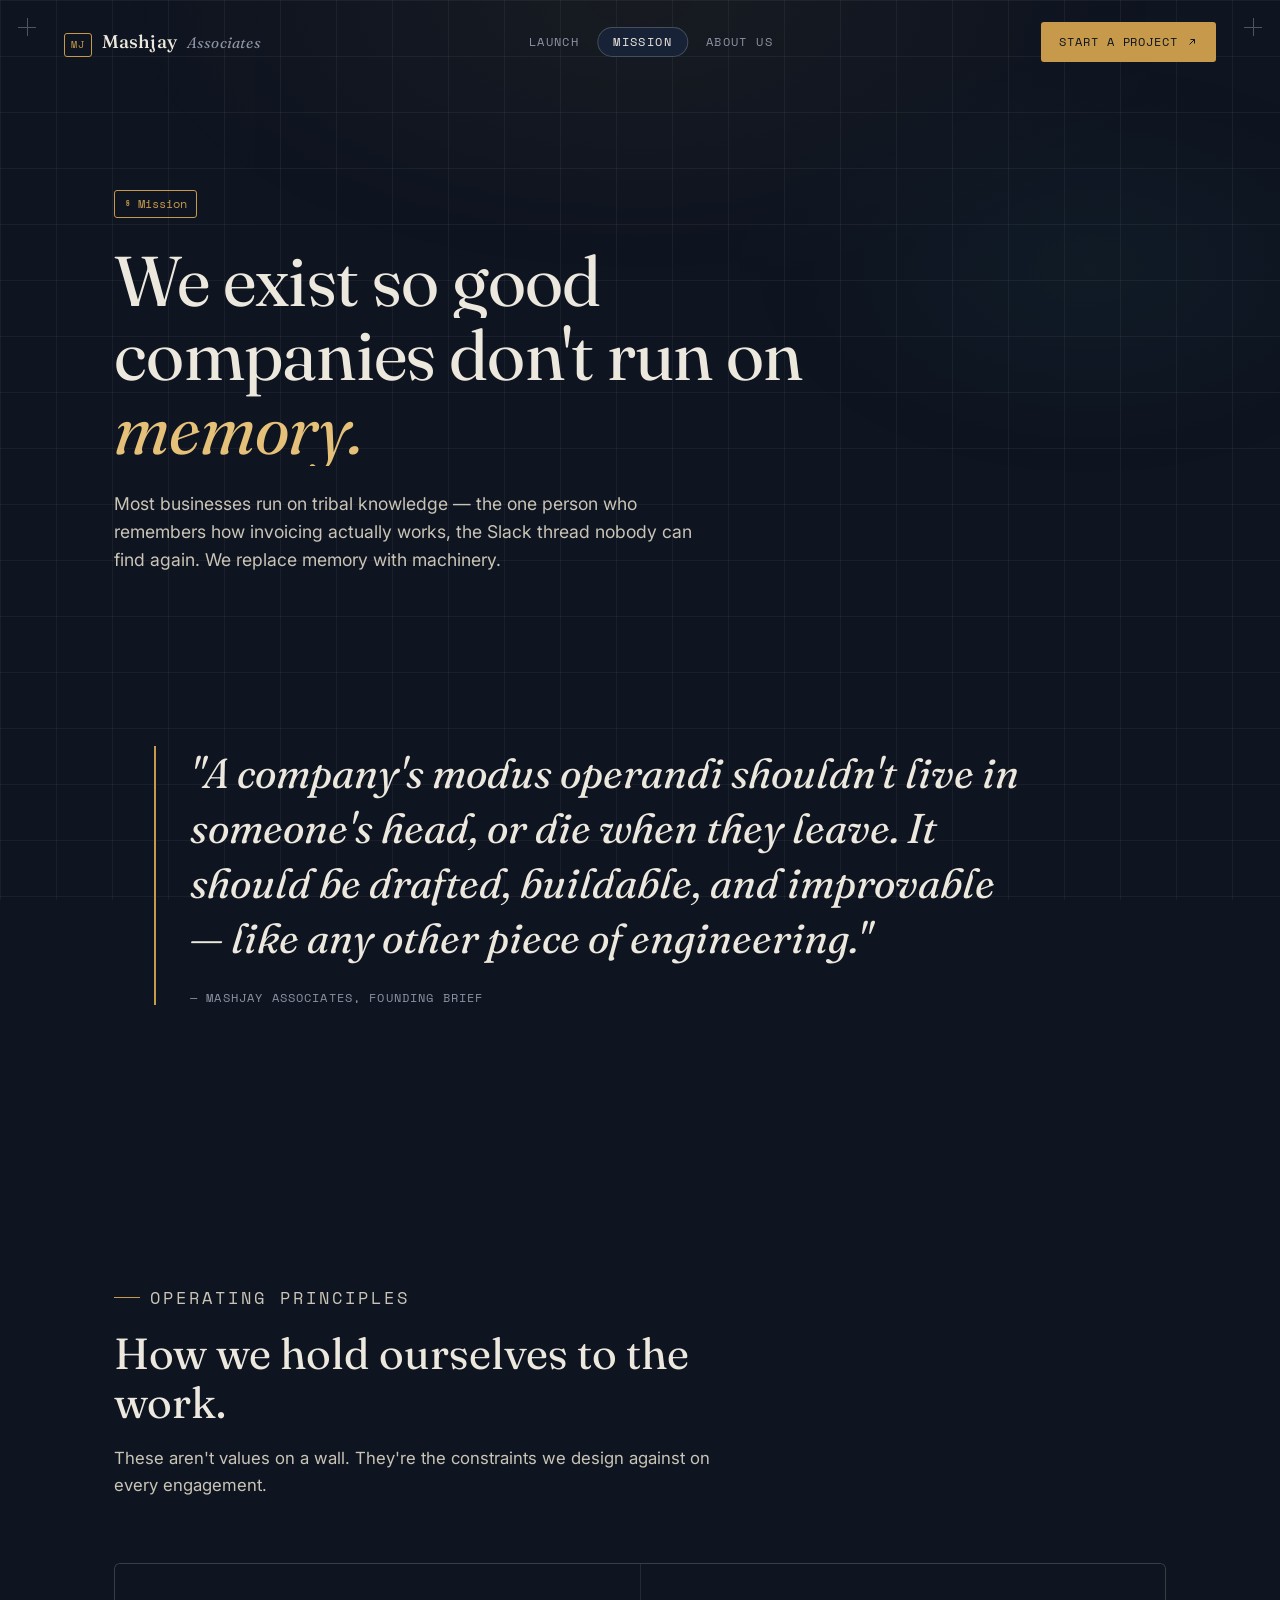
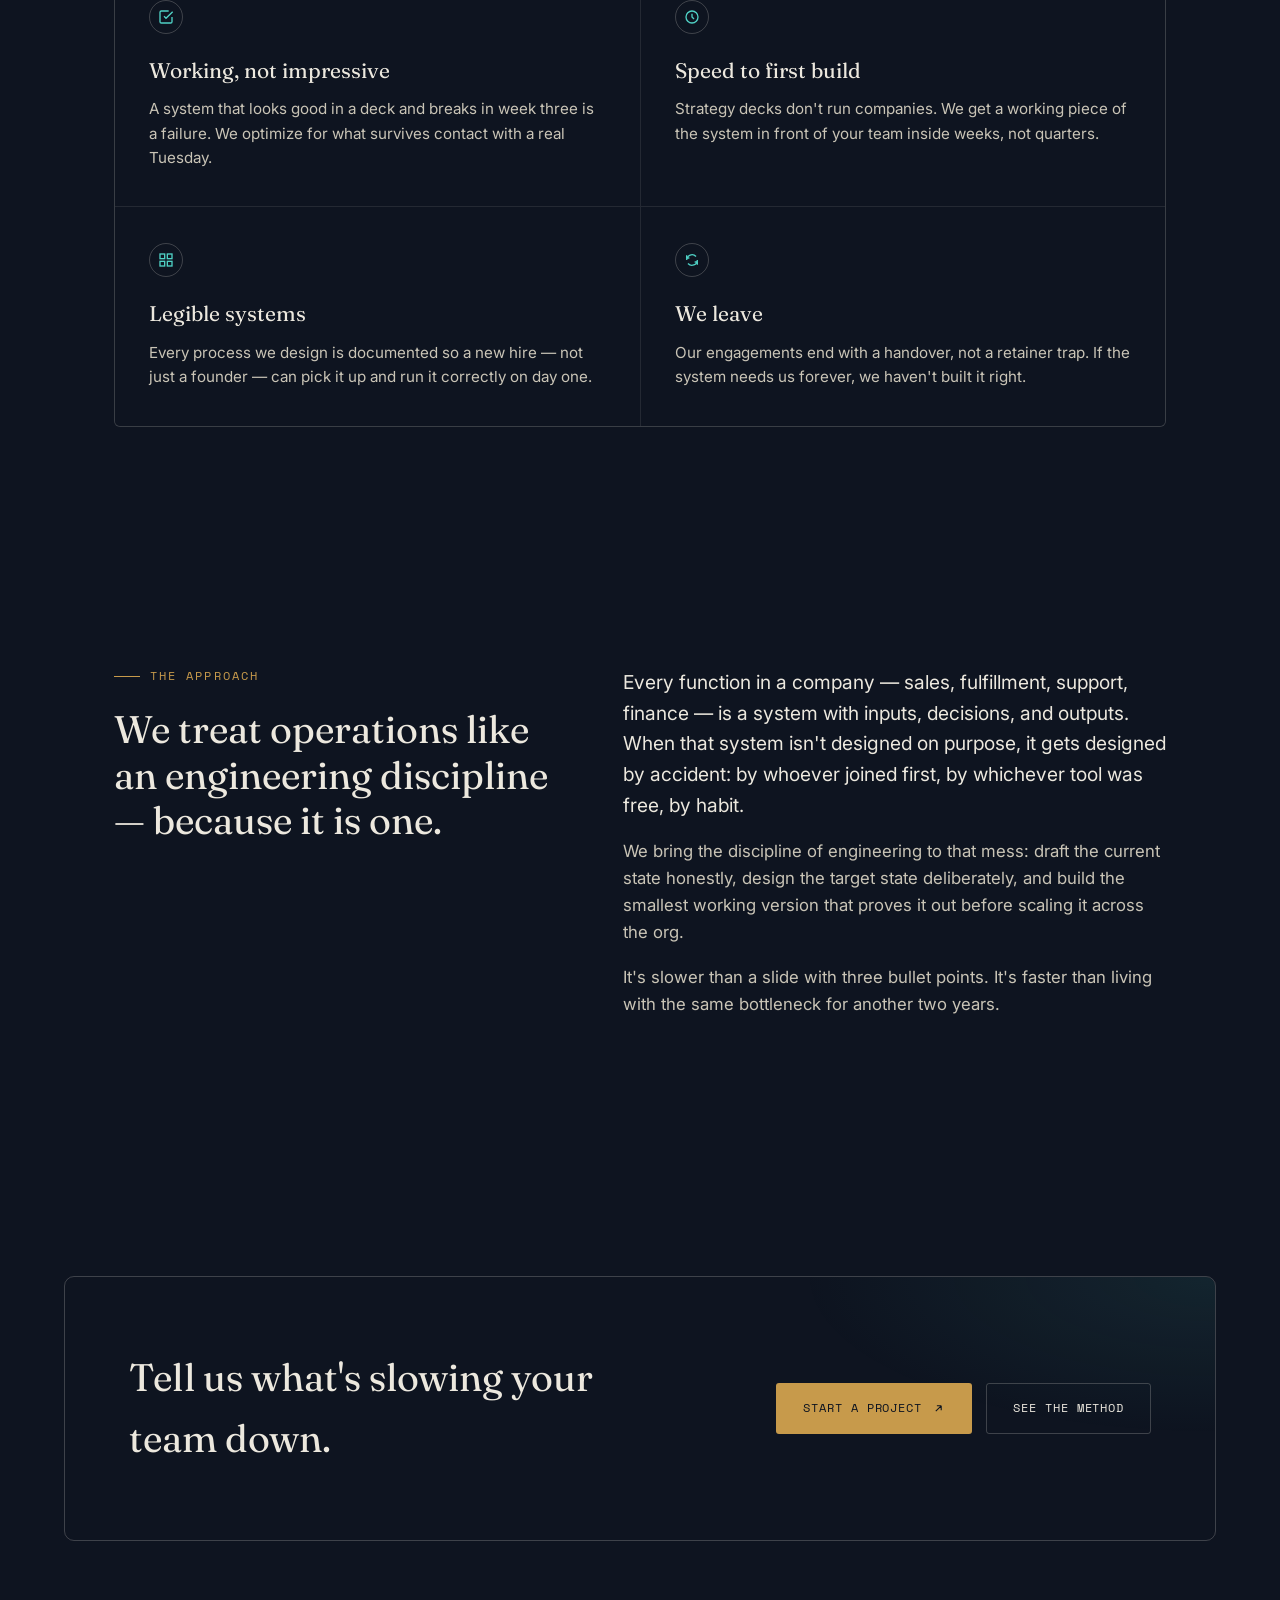
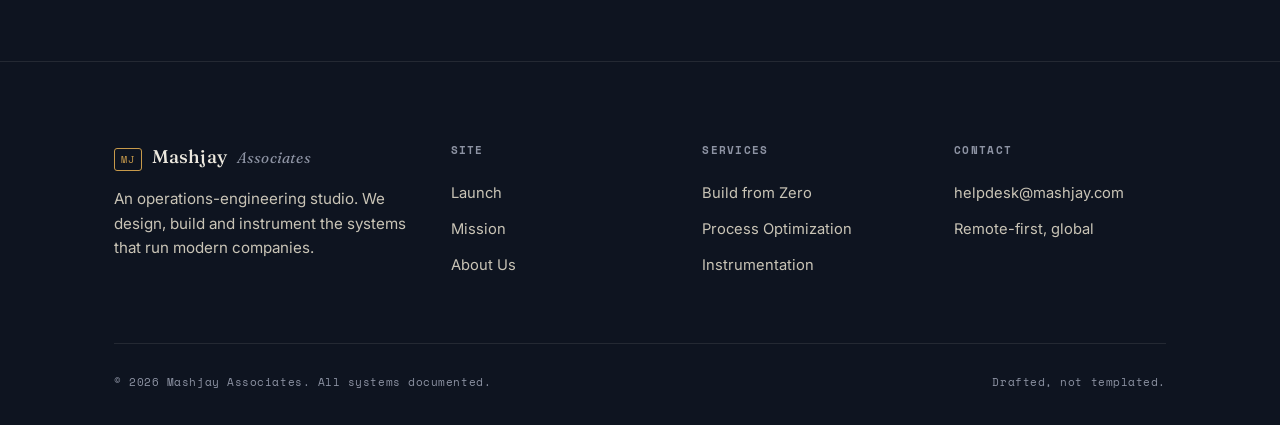
<file: mission.html>
<!DOCTYPE html>
<html lang="en" class="no-js">
<head>
<script>document.documentElement.className="js";</script>
<meta charset="UTF-8">
<meta name="viewport" content="width=device-width, initial-scale=1.0">
<title>Mission — Mashjay Associates</title>
<meta name="description" content="Mashjay Associates' mission: to build companies working systems that outlast the engagement.">
<link rel="icon" href="data:image/svg+xml,<svg xmlns=%22http://www.w3.org/2000/svg%22 viewBox=%220 0 100 100%22><rect width=%22100%22 height=%22100%22 fill=%22%230E1420%22/><path d=%22M20 70 L50 25 L80 70%22 stroke=%22%23C79A4B%22 stroke-width=%226%22 fill=%22none%22/></svg>">
<link rel="preconnect" href="https://fonts.googleapis.com">
<style>
/* =========================================================
   MASHJAY ASSOCIATES — design system
   Concept: "The Blueprint" — an operations-engineering studio
   that drafts, builds and instruments how companies work.
   ========================================================= */

@import url('https://fonts.googleapis.com/css2?family=Fraunces:ital,opsz,wght@0,9..144,300;0,9..144,400;0,9..144,500;0,9..144,600;1,9..144,400;1,9..144,500&family=Inter:wght@400;500;600&family=Space+Mono:wght@400;700&display=swap');

:root{
  /* --- color tokens --- */
  --ink:        #0E1420;
  --ink-2:      #131B2C;
  --ink-3:      #182236;
  --paper:      #ECE8DE;
  --paper-dim:  #C9C4B6;
  --brass:      #C79A4B;
  --brass-soft: #E4C078;
  --teal:       #4FD1C5;
  --line:       rgba(236,232,222,0.10);
  --line-strong:rgba(236,232,222,0.22);
  --muted:      #8D93A3;

  /* --- type --- */
  --f-display: 'Fraunces', serif;
  --f-body:    'Inter', system-ui, sans-serif;
  --f-mono:    'Space Mono', monospace;

  /* --- motion --- */
  --ease-out:      cubic-bezier(.16,1,.3,1);
  --ease-spring:   cubic-bezier(.34,1.56,.64,1);
  --ease-in-out:   cubic-bezier(.65,0,.35,1);
  --dur-fast:  .25s;
  --dur-med:   .6s;
  --dur-slow:  1.1s;

  --container: 1180px;
  --gutter: clamp(20px, 5vw, 64px);
}

@media (prefers-reduced-motion: reduce){
  *{ animation-duration: .001ms !important; animation-iteration-count: 1 !important;
     transition-duration: .001ms !important; scroll-behavior: auto !important; }
}

*,*::before,*::after{ box-sizing: border-box; }
html{ scroll-behavior: smooth; }
body{
  margin:0;
  background: var(--ink);
  color: var(--paper);
  font-family: var(--f-body);
  font-size: 16px;
  line-height: 1.6;
  -webkit-font-smoothing: antialiased;
  overflow-x: hidden;
}
img,svg{ display:block; max-width:100%; }
a{ color: inherit; text-decoration: none; }
ul{ list-style:none; margin:0; padding:0; }
h1,h2,h3,h4,p{ margin:0; }
::selection{ background: var(--brass); color: var(--ink); }

::-webkit-scrollbar{ width:10px; }
::-webkit-scrollbar-track{ background: var(--ink); }
::-webkit-scrollbar-thumb{ background: var(--ink-3); border-radius:6px; }

:focus-visible{
  outline: 2px solid var(--teal);
  outline-offset: 3px;
  border-radius: 2px;
}

.wrap{
  max-width: var(--container);
  margin: 0 auto;
  padding-inline: var(--gutter);
  position: relative;
}

/* =========== signature backdrop: the drafting grid =========== */
.blueprint-grid{
  position: fixed; inset:0; z-index:0; pointer-events:none;
  background-image:
    linear-gradient(var(--line) 1px, transparent 1px),
    linear-gradient(90deg, var(--line) 1px, transparent 1px);
  background-size: 56px 56px;
  opacity: .55;
  will-change: transform;
}
.blueprint-grid::after{
  content:"";
  position:absolute; inset:0;
  background: radial-gradient(60% 45% at 50% 0%, rgba(199,154,75,.10), transparent 70%),
              radial-gradient(40% 35% at 85% 30%, rgba(79,209,197,.07), transparent 70%);
}
.reg-mark{ position:absolute; width:18px; height:18px; opacity:.5; z-index:1; pointer-events:none; }
.reg-mark::before,.reg-mark::after{ content:""; position:absolute; background: var(--muted); }
.reg-mark::before{ width:100%; height:1px; top:50%; }
.reg-mark::after{ width:1px; height:100%; left:50%; }
.reg-mark.tl{ top:18px; left:18px; } .reg-mark.tr{ top:18px; right:18px; }

/* =========================== TOP BAR =========================== */
.topbar{
  position: fixed; top:0; left:0; right:0; z-index: 100;
  padding: 22px var(--gutter);
  display:flex; align-items:center; justify-content:space-between;
  transition: background var(--dur-fast) var(--ease-out), border-color var(--dur-fast), padding var(--dur-fast) var(--ease-out);
  border-bottom: 1px solid transparent;
}
.topbar.is-scrolled{
  background: rgba(14,20,32,.78);
  backdrop-filter: blur(14px) saturate(1.1);
  -webkit-backdrop-filter: blur(14px) saturate(1.1);
  border-bottom: 1px solid var(--line-strong);
  padding-block: 14px;
}
.brand{
  display:flex; align-items:baseline; gap:10px;
  font-family: var(--f-display); font-size: 1.15rem; letter-spacing: .01em;
}
.brand .mark{
  font-family: var(--f-mono); font-size: .62rem; color: var(--brass);
  border:1px solid var(--brass); padding: 3px 6px; border-radius: 3px; letter-spacing: .08em;
}
.brand b{ font-weight: 500; }
.brand .dim{ color: var(--muted); font-style: italic; font-size: .95rem; }

.nav-desktop{ display:flex; align-items:center; gap: 2px; position: relative; }
.nav-desktop a{
  position: relative; z-index: 2;
  font-family: var(--f-mono); font-size: .72rem; letter-spacing: .12em; text-transform: uppercase;
  color: var(--muted); padding: 9px 16px; display:block; transition: color var(--dur-fast) var(--ease-out);
}
.nav-desktop a:hover, .nav-desktop a.active{ color: var(--paper); }
.nav-indicator{
  position:absolute; z-index:1; height: 30px; border-radius: 20px;
  background: var(--ink-3); border: 1px solid var(--line-strong);
  transition: transform .5s var(--ease-spring), width .5s var(--ease-spring);
  top: 50%; transform-origin: left center;
}

.nav-cta{
  font-family: var(--f-mono); font-size: .72rem; letter-spacing: .08em; text-transform: uppercase;
  color: var(--ink); background: var(--brass);
  padding: 11px 18px; border-radius: 3px; display:inline-flex; align-items:center; gap:8px;
  transition: transform var(--dur-fast) var(--ease-spring), background var(--dur-fast);
}
.nav-cta:hover{ background: var(--brass-soft); transform: translateY(-2px); }
.nav-cta svg{ width:12px; height:12px; transition: transform var(--dur-fast) var(--ease-out); }
.nav-cta:hover svg{ transform: translate(3px,-3px); }

.burger{ display:none; width:40px; height:40px; border:1px solid var(--line-strong); border-radius:4px; position:relative; background:none; cursor:pointer; }
.burger span{ position:absolute; left:10px; right:10px; height:1px; background:var(--paper); transition: transform .3s var(--ease-out), opacity .3s; }
.burger span:nth-child(1){ top:15px; } .burger span:nth-child(2){ top:20px; } .burger span:nth-child(3){ top:25px; }
.nav-mobile{
  position: fixed; inset:0; z-index: 99; background: var(--ink);
  display:flex; flex-direction:column; justify-content:center; gap: 20px; padding: 0 32px;
  clip-path: circle(0px at calc(100% - 40px) 40px);
  transition: clip-path .6s var(--ease-in-out), visibility .6s, opacity .3s;
  pointer-events:none; opacity:0; visibility:hidden;
}
.nav-mobile.open{ clip-path: circle(150% at calc(100% - 40px) 40px); pointer-events:auto; opacity:1; visibility:visible; }
.nav-mobile a{ font-family: var(--f-display); font-size: 2.4rem; font-weight:400; color: var(--paper-dim); }
.nav-mobile a.active{ color: var(--brass); font-style: italic; }

/* =========================== BUTTONS =========================== */
.btn{
  --btn-bg: var(--brass); --btn-fg: var(--ink);
  font-family: var(--f-mono); font-size: .74rem; letter-spacing:.08em; text-transform:uppercase;
  display:inline-flex; align-items:center; gap:10px;
  padding: 15px 26px; border-radius: 3px; background: var(--btn-bg); color: var(--btn-fg);
  border: 1px solid transparent; cursor:pointer;
  transition: transform var(--dur-fast) var(--ease-spring), box-shadow var(--dur-fast) var(--ease-out), background var(--dur-fast);
  will-change: transform;
}
.btn:hover{ box-shadow: 0 14px 30px -12px rgba(199,154,75,.55); }
.btn:active{ transform: scale(.96) !important; }
.btn svg{ width:13px; height:13px; transition: transform var(--dur-fast) var(--ease-out); }
.btn:hover svg{ transform: translateX(4px); }
.btn.ghost{ --btn-bg: transparent; --btn-fg: var(--paper); border-color: var(--line-strong); }
.btn.ghost:hover{ border-color: var(--teal); color: var(--teal); box-shadow: 0 14px 30px -14px rgba(79,209,197,.4); }

/* =========================== HERO =========================== */
.hero{
  position: relative; padding: 190px 0 120px; overflow:hidden;
}
.hero-grid{
  display:grid; grid-template-columns: 1.05fr .95fr; gap: 40px; align-items:center;
}
.eyebrow{
  font-family: var(--f-mono); font-size: .72rem; letter-spacing:.18em; text-transform:uppercase;
  color: var(--brass); display:flex; align-items:center; gap:10px; margin-bottom: 22px;
}
.eyebrow::before{ content:""; width:26px; height:1px; background: var(--brass); }

.hero h1{
  font-family: var(--f-display); font-weight: 400; letter-spacing: -.01em;
  font-size: clamp(2.6rem, 5.4vw, 4.6rem); line-height: 1.04;
  max-width: 13ch;
}
.hero h1 em{ font-style: italic; color: var(--brass-soft); font-weight:400; }
.line-mask{ overflow:hidden; display:block; }
.line-inner{ display:block; transform:none; transition: transform 1s var(--ease-out); }
.js .line-inner{ transform: translateY(110%); }
.js .hero.is-ready .line-inner{ transform: translateY(0); }

.hero p.lede{
  margin-top: 26px; max-width: 46ch; color: var(--paper-dim); font-size: 1.08rem;
  opacity:1; transform:none; transition: all .8s var(--ease-out) .5s;
}
.js .hero p.lede{ opacity:0; transform: translateY(14px); }
.js .hero.is-ready p.lede{ opacity:1; transform:none; }

.hero-actions{ display:flex; gap:14px; margin-top: 40px; flex-wrap:wrap;
  opacity:1; transform:none; transition: all .8s var(--ease-out) .68s; }
.js .hero-actions{ opacity:0; transform: translateY(14px); }
.js .hero.is-ready .hero-actions{ opacity:1; transform:none; }

.hero-meta{ display:flex; gap: 32px; margin-top: 56px;
  opacity:1; transition: opacity .8s var(--ease-out) .9s; }
.js .hero-meta{ opacity:0; }
.js .hero.is-ready .hero-meta{ opacity:1; }
.hero-meta div{ font-family: var(--f-mono); font-size: .68rem; color: var(--muted); letter-spacing:.06em; }
.hero-meta b{ display:block; color: var(--paper); font-family: var(--f-display); font-size: 1.5rem; font-weight:400; }

/* schematic diagram */
.schematic{ position:relative; }
.schematic svg{ width:100%; height:auto; overflow: visible; }
.schematic path.trace{
  fill:none; stroke: var(--line-strong); stroke-width:1.2;
  stroke-dasharray: 900; stroke-dashoffset: 0;
  transition: stroke-dashoffset 1.8s var(--ease-in-out) .3s;
}
.js .schematic path.trace{ stroke-dashoffset: 900; }
.js .hero.is-ready .schematic path.trace{ stroke-dashoffset:0; }
.schematic path.trace.accent{ stroke: var(--brass); opacity:.8; }
.schematic circle.node{
  fill: var(--ink-2); stroke: var(--line-strong); stroke-width:1.4;
  transform-origin: center; transform-box: fill-box;
  opacity:1; transform: scale(1); transition: all .5s var(--ease-spring);
}
.js .schematic circle.node{ opacity:0; transform: scale(.4); }
.js .hero.is-ready .schematic circle.node{ opacity:1; transform: scale(1); }
.schematic circle.pulse{ fill: var(--teal); opacity:0; }
.hero.is-ready .schematic circle.pulse{ animation: pulse-run 3.2s var(--ease-in-out) 2.1s infinite; }
@keyframes pulse-run{
  0%{ opacity:0; motion-offset:0%; }
  8%{ opacity:1; }
  92%{ opacity:1; }
  100%{ opacity:0; }
}
.schematic text{ font-family: var(--f-mono); font-size: 9px; fill: var(--muted); letter-spacing: .04em; }

/* =========================== SECTION SCAFFOLDING =========================== */
section{ position: relative; z-index:1; padding: 120px 0; }
.section-head{ max-width: 640px; margin-bottom: 64px; }
.section-head .eyebrow{ margin-bottom: 18px; }
.section-head h2{
  font-family: var(--f-display); font-weight:400; font-size: clamp(2rem, 3.4vw, 3rem); line-height:1.12;
}
.section-head h2 em{ font-style:italic; color: var(--brass-soft); }
.section-head p{ color: var(--paper-dim); margin-top:18px; font-size:1.05rem; max-width: 56ch; }
.divider{ height:1px; background: var(--line); border:none; margin:0; }

.reveal{ opacity:1; transform:none; transition: opacity .8s var(--ease-out), transform .8s var(--ease-out); }
.js .reveal{ opacity:0; transform: translateY(28px); }
.js .reveal.in{ opacity:1; transform:none; }
.stagger > *{ transition-delay: calc(var(--i,0) * 90ms); }

/* =========================== SECTOR STRIP =========================== */
.sector-strip{ padding: 46px 0; border-top:1px solid var(--line); border-bottom:1px solid var(--line); }
.sector-strip .wrap{ display:flex; flex-wrap:wrap; gap: 14px 40px; align-items:center; justify-content:space-between; }
.sector-strip span.label{ font-family: var(--f-mono); font-size:.68rem; color:var(--muted); letter-spacing:.14em; white-space:nowrap; }
.sector-list{ display:flex; flex-wrap:wrap; gap: 10px 30px; }
.sector-list span{ font-family: var(--f-mono); font-size:.78rem; letter-spacing:.08em; color: var(--paper-dim); text-transform:uppercase; transition: color .3s; }
.sector-list span:hover{ color: var(--brass-soft); }

/* =========================== SERVICE CARDS =========================== */
.grid-3{ display:grid; grid-template-columns: repeat(3,1fr); gap: 1px; background: var(--line); border:1px solid var(--line); border-radius: 6px; overflow:hidden; }
.service-card{
  background: var(--ink); padding: 40px 32px; position:relative; overflow:hidden;
  transition: background var(--dur-med) var(--ease-out);
}
.service-card::before{
  content:""; position:absolute; inset:0; background: radial-gradient(120px 120px at var(--mx,50%) var(--my,0%), rgba(199,154,75,.14), transparent 70%);
  opacity:0; transition: opacity .4s;
}
.service-card:hover::before{ opacity:1; }
.service-card:hover{ background: var(--ink-2); }
.service-card .num{ font-family: var(--f-mono); font-size:.72rem; color: var(--brass); letter-spacing:.1em; }
.service-card h3{ font-family: var(--f-display); font-weight:400; font-size: 1.5rem; margin: 22px 0 14px; }
.service-card p{ color: var(--paper-dim); font-size: .96rem; }
.service-card .tag-row{ display:flex; gap:8px; flex-wrap:wrap; margin-top:22px; }
.service-card .tag{ font-family: var(--f-mono); font-size:.62rem; letter-spacing:.06em; text-transform:uppercase; color:var(--muted); border:1px solid var(--line-strong); padding:4px 8px; border-radius:20px; }

/* =========================== PROCESS =========================== */
.process-list{ display:flex; flex-direction:column; }
.process-item{
  display:grid; grid-template-columns: 90px 1fr 1.1fr; gap: 30px; padding: 38px 0;
  border-top: 1px solid var(--line); align-items:start; position:relative;
}
.process-item:last-child{ border-bottom: 1px solid var(--line); }
.process-item .step-num{ font-family: var(--f-mono); font-size: 1rem; color: var(--muted); transition: color .4s; }
.process-item .step-name h3{ font-family: var(--f-display); font-weight:400; font-size: 1.7rem; transition: transform .4s var(--ease-out); }
.process-item .step-copy p{ color: var(--paper-dim); font-size:.98rem; }
.process-item .step-copy .tag-row{ margin-top:14px; display:flex; gap:8px; flex-wrap:wrap; }
.process-item .step-copy .tag{ font-family: var(--f-mono); font-size:.6rem; color: var(--teal); border:1px solid rgba(79,209,197,.35); padding:3px 8px; border-radius:20px; text-transform:uppercase; letter-spacing:.05em;}
.process-item:hover{ background: linear-gradient(90deg, rgba(199,154,75,.05), transparent 60%); }
.process-item:hover .step-num{ color: var(--brass); }
.process-item:hover .step-name h3{ transform: translateX(6px); }

/* =========================== STATS =========================== */
.stats-band{ border-top:1px solid var(--line); border-bottom:1px solid var(--line); }
.stats-grid{ display:grid; grid-template-columns: repeat(4,1fr); }
.stat{ padding: 48px 30px; border-left:1px solid var(--line); }
.stat:first-child{ border-left:none; }
.stat .num{ font-family: var(--f-display); font-size: clamp(2.2rem,4vw,3.2rem); color: var(--paper); display:flex; align-items:baseline; gap:4px; }
.stat .num .suffix{ font-size: 1.4rem; color: var(--brass-soft); }
.stat .cap{ font-family: var(--f-mono); font-size:.68rem; color: var(--muted); letter-spacing:.08em; text-transform:uppercase; margin-top:10px; }

/* =========================== CTA BAND =========================== */
.cta-band{
  border-radius: 10px; border: 1px solid var(--line-strong); padding: 70px var(--gutter);
  display:flex; justify-content:space-between; align-items:center; gap: 40px; flex-wrap:wrap;
  position:relative; overflow:hidden; margin: 0 var(--gutter);
}
.cta-band::before{ content:""; position:absolute; inset:0; background: radial-gradient(60% 100% at 100% 0%, rgba(79,209,197,.09), transparent 60%); }
.cta-band h2{ font-family: var(--f-display); font-weight:400; font-size: clamp(1.7rem,3vw,2.4rem); max-width: 20ch; position:relative; }
.cta-band .actions{ position:relative; display:flex; gap:14px; flex-wrap:wrap; }

/* =========================== FOOTER =========================== */
footer{ position:relative; z-index:1; padding: 80px 0 34px; border-top:1px solid var(--line); }
.footer-grid{ display:grid; grid-template-columns: 1.4fr 1fr 1fr 1fr; gap: 40px; padding-bottom: 60px; }
.footer-brand p{ color: var(--paper-dim); margin-top: 16px; max-width: 34ch; font-size:.95rem; }
.footer-col h4{ font-family: var(--f-mono); font-size:.66rem; letter-spacing:.12em; text-transform:uppercase; color: var(--muted); margin-bottom: 18px; }
.footer-col a, .footer-col span{ display:block; color: var(--paper-dim); font-size:.92rem; padding: 6px 0; transition: color .25s, transform .25s; }
.footer-col a:hover{ color: var(--brass-soft); transform: translateX(4px); }
.footer-bottom{ display:flex; justify-content:space-between; align-items:center; padding-top: 30px; border-top:1px solid var(--line); font-family: var(--f-mono); font-size:.68rem; color: var(--muted); letter-spacing:.05em; flex-wrap:wrap; gap:14px; }

/* =========================== PAGE HEADER (inner pages) =========================== */
.page-hero{ padding: 190px 0 90px; }
.page-hero .kicker{ display:flex; align-items:center; gap:16px; margin-bottom: 26px; }
.page-hero .kicker .idx{ font-family: var(--f-mono); font-size:.72rem; color: var(--brass); border:1px solid var(--brass); padding:4px 9px; border-radius:3px; }
.page-hero h1{ font-family: var(--f-display); font-weight:400; font-size: clamp(2.6rem,5.6vw,4.4rem); line-height:1.05; max-width: 16ch; }
.page-hero h1 em{ font-style:italic; color: var(--brass-soft); }
.page-hero .sub{ margin-top: 24px; color: var(--paper-dim); font-size: 1.1rem; max-width: 54ch; }

/* pull quote (mission) */
.pull-quote{ padding: 40px 0 100px; }
.pull-quote blockquote{
  font-family: var(--f-display); font-style: italic; font-weight:400;
  font-size: clamp(1.6rem, 3.4vw, 2.6rem); line-height:1.32; color: var(--paper);
  border-left: 2px solid var(--brass); padding-left: 34px; max-width: 880px;
}
.pull-quote cite{ display:block; margin-top: 24px; font-style:normal; font-family: var(--f-mono); font-size:.72rem; letter-spacing:.1em; color: var(--muted); text-transform:uppercase; }

/* principles grid */
.grid-2{ display:grid; grid-template-columns: repeat(2,1fr); gap: 1px; background: var(--line); border:1px solid var(--line); border-radius:6px; overflow:hidden; }
.principle{ background: var(--ink); padding: 36px 34px; transition: background .3s; }
.principle:hover{ background: var(--ink-2); }
.principle .glyph{ width:34px; height:34px; border:1px solid var(--line-strong); border-radius:50%; display:flex; align-items:center; justify-content:center; margin-bottom:20px; color: var(--teal); }
.principle h3{ font-family: var(--f-display); font-weight:400; font-size: 1.32rem; margin-bottom: 10px; }
.principle p{ color: var(--paper-dim); font-size:.95rem; }

/* about — story + values */
.split{ display:grid; grid-template-columns: .9fr 1.1fr; gap: 64px; align-items:start; }
.story-copy p{ color: var(--paper-dim); font-size: 1.05rem; margin-bottom: 18px; }
.story-copy p:first-child{ color: var(--paper); font-size: 1.2rem; }
.credential-list{ margin-top: 8px; }
.credential-list li{ display:flex; justify-content:space-between; padding: 16px 0; border-top: 1px solid var(--line); font-family: var(--f-mono); font-size:.78rem; letter-spacing:.03em; }
.credential-list li span:last-child{ color: var(--brass-soft); }

.values-grid{ display:grid; grid-template-columns: repeat(3,1fr); gap: 26px; }
.value-card{ padding: 30px 26px; border:1px solid var(--line); border-radius:6px; transition: border-color .3s, transform .35s var(--ease-out); }
.value-card:hover{ border-color: var(--brass); transform: translateY(-6px); }
.value-card .letter{ font-family: var(--f-display); font-style:italic; font-size:1.7rem; color: var(--brass-soft); }
.value-card h3{ font-family: var(--f-body); font-weight:600; font-size: 1rem; text-transform:uppercase; letter-spacing:.04em; margin: 14px 0 8px; }
.value-card p{ color: var(--paper-dim); font-size:.92rem; }

.engage-list{ display:flex; flex-direction:column; gap:0; }
.engage-row{ display:grid; grid-template-columns: 60px 1fr; gap: 22px; padding: 26px 0; border-top:1px solid var(--line); }
.engage-row .dot{ width:8px; height:8px; border-radius:50%; background: var(--teal); margin-top:8px; }
.engage-row h4{ font-family: var(--f-display); font-weight:400; font-size:1.2rem; margin-bottom:6px; }
.engage-row p{ color: var(--paper-dim); font-size:.94rem; }

/* page fade transition */
body.page-transition{ animation: page-in .6s var(--ease-out); }
@keyframes page-in{ from{ opacity:0; transform: translateY(8px); } to{ opacity:1; transform:none; } }
body.leaving{ opacity:0; transform: translateY(-8px); transition: all .4s var(--ease-in-out); }

/* =========================== RESPONSIVE =========================== */
@media (max-width: 980px){
  .nav-desktop, .nav-indicator, .nav-cta{ display:none; }
  .burger{ display:block; }
  .hero-grid{ grid-template-columns:1fr; }
  .schematic{ order:-1; opacity:.6; max-width: 360px; }
  .grid-3, .grid-2, .values-grid{ grid-template-columns: 1fr; }
  .stats-grid{ grid-template-columns: 1fr 1fr; }
  .stat:nth-child(3){ border-left:none; }
  .footer-grid{ grid-template-columns: 1fr 1fr; }
  .split{ grid-template-columns:1fr; }
  .process-item{ grid-template-columns: 1fr; gap:10px; }
}
@media (max-width: 560px){
  .stats-grid{ grid-template-columns: 1fr 1fr; }
  .stat{ border-left:none; border-top:1px solid var(--line); }
  .stat:first-child, .stat:nth-child(2){ border-top:none; }
  .footer-grid{ grid-template-columns: 1fr; gap: 30px; }
  .cta-band{ padding: 46px 26px; }
}

</style>
</head>
<body>

<div class="blueprint-grid"></div>
<span class="reg-mark tl"></span>
<span class="reg-mark tr"></span>

<header class="topbar">
  <a href="index.html" class="brand"><span class="mark">MJ</span><b>Mashjay</b><span class="dim">Associates</span></a>
  <nav class="nav-desktop" aria-label="Primary">
    <span class="nav-indicator"></span>
    <a href="index.html">Launch</a>
    <a href="mission.html" class="active">Mission</a>
    <a href="about.html">About Us</a>
  </nav>
  <a href="index.html#contact" class="nav-cta">Start a Project <svg viewBox="0 0 24 24" fill="none" stroke="currentColor" stroke-width="2"><path d="M7 17L17 7M17 7H9M17 7V15"/></svg></a>
  <button class="burger" aria-label="Open menu" aria-expanded="false"><span></span><span></span><span></span></button>
</header>

<nav class="nav-mobile" aria-label="Mobile">
  <a href="index.html">Launch</a>
  <a href="mission.html" class="active">Mission</a>
  <a href="about.html">About Us</a>
</nav>

<main>
  <section class="page-hero hero">
    <div class="wrap">
      <div class="kicker"><span class="idx">§ Mission</span></div>
      <h1>
        <span class="line-mask"><span class="line-inner">We exist so good</span></span>
        <span class="line-mask"><span class="line-inner">companies don't run on <em>memory.</em></span></span>
      </h1>
      <p class="sub">Most businesses run on tribal knowledge — the one person who remembers how invoicing actually works, the Slack thread nobody can find again. We replace memory with machinery.</p>
    </div>
  </section>

  <section class="pull-quote">
    <div class="wrap">
      <blockquote class="reveal">
        "A company's modus operandi shouldn't live in someone's head, or die when they leave. It should be drafted, buildable, and improvable — like any other piece of engineering."
        <cite>— Mashjay Associates, founding brief</cite>
      </blockquote>
    </div>
  </section>

  <section>
    <div class="wrap">
      <div class="section-head reveal">
        <p class="eyebrow">Operating principles</p>
        <h2>How we hold ourselves to the work.</h2>
        <p>These aren't values on a wall. They're the constraints we design against on every engagement.</p>
      </div>

      <div class="grid-2 stagger">
        <div class="principle">
          <div class="glyph">
            <svg width="16" height="16" viewBox="0 0 24 24" fill="none" stroke="currentColor" stroke-width="2"><path d="M9 11l3 3L22 4"/><path d="M21 12v7a2 2 0 01-2 2H5a2 2 0 01-2-2V5a2 2 0 012-2h11"/></svg>
          </div>
          <h3>Working, not impressive</h3>
          <p>A system that looks good in a deck and breaks in week three is a failure. We optimize for what survives contact with a real Tuesday.</p>
        </div>
        <div class="principle">
          <div class="glyph">
            <svg width="16" height="16" viewBox="0 0 24 24" fill="none" stroke="currentColor" stroke-width="2"><circle cx="12" cy="12" r="9"/><path d="M12 7v5l3 3"/></svg>
          </div>
          <h3>Speed to first build</h3>
          <p>Strategy decks don't run companies. We get a working piece of the system in front of your team inside weeks, not quarters.</p>
        </div>
        <div class="principle">
          <div class="glyph">
            <svg width="16" height="16" viewBox="0 0 24 24" fill="none" stroke="currentColor" stroke-width="2"><rect x="3" y="3" width="7" height="7"/><rect x="14" y="3" width="7" height="7"/><rect x="14" y="14" width="7" height="7"/><rect x="3" y="14" width="7" height="7"/></svg>
          </div>
          <h3>Legible systems</h3>
          <p>Every process we design is documented so a new hire — not just a founder — can pick it up and run it correctly on day one.</p>
        </div>
        <div class="principle">
          <div class="glyph">
            <svg width="16" height="16" viewBox="0 0 24 24" fill="none" stroke="currentColor" stroke-width="2"><path d="M4 12a8 8 0 0114-5.3M20 12a8 8 0 01-14 5.3"/><path d="M4 5v4h4M20 19v-4h-4"/></svg>
          </div>
          <h3>We leave</h3>
          <p>Our engagements end with a handover, not a retainer trap. If the system needs us forever, we haven't built it right.</p>
        </div>
      </div>
    </div>
  </section>

  <section>
    <div class="wrap split">
      <div class="reveal">
        <p class="eyebrow">The approach</p>
        <h2 style="font-family:var(--f-display); font-weight:400; font-size:clamp(1.8rem,3vw,2.4rem); line-height:1.18;">We treat operations like an engineering discipline — because it is one.</h2>
      </div>
      <div class="story-copy reveal">
        <p>Every function in a company — sales, fulfillment, support, finance — is a system with inputs, decisions, and outputs. When that system isn't designed on purpose, it gets designed by accident: by whoever joined first, by whichever tool was free, by habit.</p>
        <p>We bring the discipline of engineering to that mess: draft the current state honestly, design the target state deliberately, and build the smallest working version that proves it out before scaling it across the org.</p>
        <p>It's slower than a slide with three bullet points. It's faster than living with the same bottleneck for another two years.</p>
      </div>
    </div>
  </section>

  <section id="contact">
    <div class="cta-band reveal">
      <h2>Tell us what's slowing your team down.</h2>
      <div class="actions">
        <a href="mailto:helpdesk@mashjay.com" class="btn">Start a Project <svg viewBox="0 0 24 24" fill="none" stroke="currentColor" stroke-width="2"><path d="M7 17L17 7M17 7H9M17 7V15"/></svg></a>
        <a href="index.html#method" class="btn ghost">See the method</a>
      </div>
    </div>
  </section>
</main>

<footer>
  <div class="wrap">
    <div class="footer-grid">
      <div class="footer-brand">
        <a href="index.html" class="brand"><span class="mark">MJ</span><b>Mashjay</b><span class="dim">Associates</span></a>
        <p>An operations-engineering studio. We design, build and instrument the systems that run modern companies.</p>
      </div>
      <div class="footer-col">
        <h4>Site</h4>
        <a href="index.html">Launch</a>
        <a href="mission.html">Mission</a>
        <a href="about.html">About Us</a>
      </div>
      <div class="footer-col">
        <h4>Services</h4>
        <span>Build from Zero</span>
        <span>Process Optimization</span>
        <span>Instrumentation</span>
      </div>
      <div class="footer-col">
        <h4>Contact</h4>
        <a href="mailto:helpdesk@mashjay.com">helpdesk@mashjay.com</a>
        <span>Remote-first, global</span>
      </div>
    </div>
    <div class="footer-bottom">
      <span>© 2026 Mashjay Associates. All systems documented.</span>
      <span>Drafted, not templated.</span>
    </div>
  </div>
</footer>

<script>
(function(){
  "use strict";
  var reduceMotion = window.matchMedia("(prefers-reduced-motion: reduce)").matches;

  /* ---------- topbar scroll state ---------- */
  var topbar = document.querySelector(".topbar");
  function onScroll(){
    if(!topbar) return;
    topbar.classList.toggle("is-scrolled", window.scrollY > 12);
  }
  document.addEventListener("scroll", onScroll, { passive:true });
  onScroll();

  /* ---------- sliding nav indicator (layoutId-style) ---------- */
  var nav = document.querySelector(".nav-desktop");
  var indicator = document.querySelector(".nav-indicator");
  function placeIndicator(el){
    if(!el || !indicator || !nav) return;
    var navRect = nav.getBoundingClientRect();
    var r = el.getBoundingClientRect();
    indicator.style.width = r.width + "px";
    indicator.style.transform = "translate(" + (r.left - navRect.left) + "px,-50%)";
  }
  if(nav){
    var active = nav.querySelector("a.active");
    var links = nav.querySelectorAll("a");
    requestAnimationFrame(function(){ placeIndicator(active || links[0]); });
    links.forEach(function(a){
      a.addEventListener("mouseenter", function(){ placeIndicator(a); });
    });
    nav.addEventListener("mouseleave", function(){ placeIndicator(active || links[0]); });
    window.addEventListener("resize", function(){ placeIndicator(active || links[0]); });
  }

  /* ---------- mobile menu ---------- */
  var burger = document.querySelector(".burger");
  var mobileNav = document.querySelector(".nav-mobile");
  if(burger && mobileNav){
    burger.addEventListener("click", function(){
      var open = mobileNav.classList.toggle("open");
      burger.setAttribute("aria-expanded", open ? "true":"false");
      document.body.style.overflow = open ? "hidden" : "";
    });
    mobileNav.querySelectorAll("a").forEach(function(a){
      a.addEventListener("click", function(){ mobileNav.classList.remove("open"); document.body.style.overflow=""; });
    });
  }

  /* ---------- hero ready (load sequence) ---------- */
  var hero = document.querySelector(".hero");
  if(hero){ requestAnimationFrame(function(){ setTimeout(function(){ hero.classList.add("is-ready"); }, 60); }); }

  /* ---------- scroll reveal (whileInView) ---------- */
  var revealEls = document.querySelectorAll(".reveal");
  if("IntersectionObserver" in window && !reduceMotion){
    var io = new IntersectionObserver(function(entries){
      entries.forEach(function(entry){
        if(entry.isIntersecting){
          entry.target.classList.add("in");
          io.unobserve(entry.target);
        }
      });
    }, { threshold: 0.15, rootMargin: "0px 0px -8% 0px" });
    revealEls.forEach(function(el, i){
      el.style.setProperty("--i", (i % 6));
      io.observe(el);
    });
    // stagger children of grids automatically
    document.querySelectorAll(".stagger").forEach(function(group){
      Array.prototype.forEach.call(group.children, function(child, i){
        child.classList.add("reveal");
        child.style.setProperty("--i", i);
        io.observe(child);
      });
    });
  } else {
    revealEls.forEach(function(el){ el.classList.add("in"); });
  }

  /* ---------- animated counters ---------- */
  /* Note: every [data-count] element already contains its correct final
     number as static text in the HTML, so the page is 100% correct with
     zero JavaScript. If JS + IntersectionObserver are available, we briefly
     zero it out and animate up to that same number for polish only. */
  var counters = document.querySelectorAll("[data-count]");
  function animateCount(el){
    var target = parseFloat(el.getAttribute("data-count"));
    var decimals = (el.getAttribute("data-count").split(".")[1] || "").length;
    var dur = 1400, start = null;
    function tick(ts){
      if(!start) start = ts;
      var p = Math.min(1, (ts - start) / dur);
      var eased = 1 - Math.pow(1 - p, 3); // ease-out cubic
      el.textContent = (target * eased).toFixed(decimals);
      if(p < 1) requestAnimationFrame(tick);
      else el.textContent = target.toFixed(decimals);
    }
    requestAnimationFrame(tick);
  }
  if("IntersectionObserver" in window && !reduceMotion){
    var cio = new IntersectionObserver(function(entries){
      entries.forEach(function(e){
        if(e.isIntersecting){
          e.target.textContent = "0";
          animateCount(e.target);
          cio.unobserve(e.target);
        }
      });
    }, { threshold: .6 });
    counters.forEach(function(c){ cio.observe(c); });
  }

  /* ---------- magnetic buttons ---------- */
  if(!reduceMotion && matchMedia("(hover:hover)").matches){
    document.querySelectorAll(".btn, .nav-cta").forEach(function(btn){
      btn.addEventListener("mousemove", function(e){
        var r = btn.getBoundingClientRect();
        var x = (e.clientX - r.left - r.width/2) * 0.28;
        var y = (e.clientY - r.top - r.height/2) * 0.5;
        btn.style.transform = "translate(" + x + "px," + y + "px)";
      });
      btn.addEventListener("mouseleave", function(){ btn.style.transform = ""; });
    });
  }

  /* ---------- service card cursor glow ---------- */
  document.querySelectorAll(".service-card").forEach(function(card){
    card.addEventListener("mousemove", function(e){
      var r = card.getBoundingClientRect();
      card.style.setProperty("--mx", (e.clientX - r.left) + "px");
      card.style.setProperty("--my", (e.clientY - r.top) + "px");
    });
  });

  /* ---------- ambient grid parallax ---------- */
  var grid = document.querySelector(".blueprint-grid");
  if(grid && !reduceMotion && matchMedia("(hover:hover)").matches){
    window.addEventListener("mousemove", function(e){
      var x = (e.clientX / window.innerWidth - 0.5) * 14;
      var y = (e.clientY / window.innerHeight - 0.5) * 14;
      grid.style.transform = "translate(" + x + "px," + y + "px)";
    });
  }

  /* ---------- page transitions for internal links ---------- */
  if(!reduceMotion){
    document.body.classList.add("page-transition");
    document.querySelectorAll('a[href$=".html"], a[href="/"], a[href="index.html"]').forEach(function(a){
      if(a.hostname !== window.location.hostname) return;
      a.addEventListener("click", function(e){
        var href = a.getAttribute("href");
        if(!href || href.startsWith("#")) return;
        e.preventDefault();
        document.body.classList.add("leaving");
        setTimeout(function(){ window.location.href = href; }, 380);
      });
    });
  }
})();

</script>
</body>
</html>
</file>
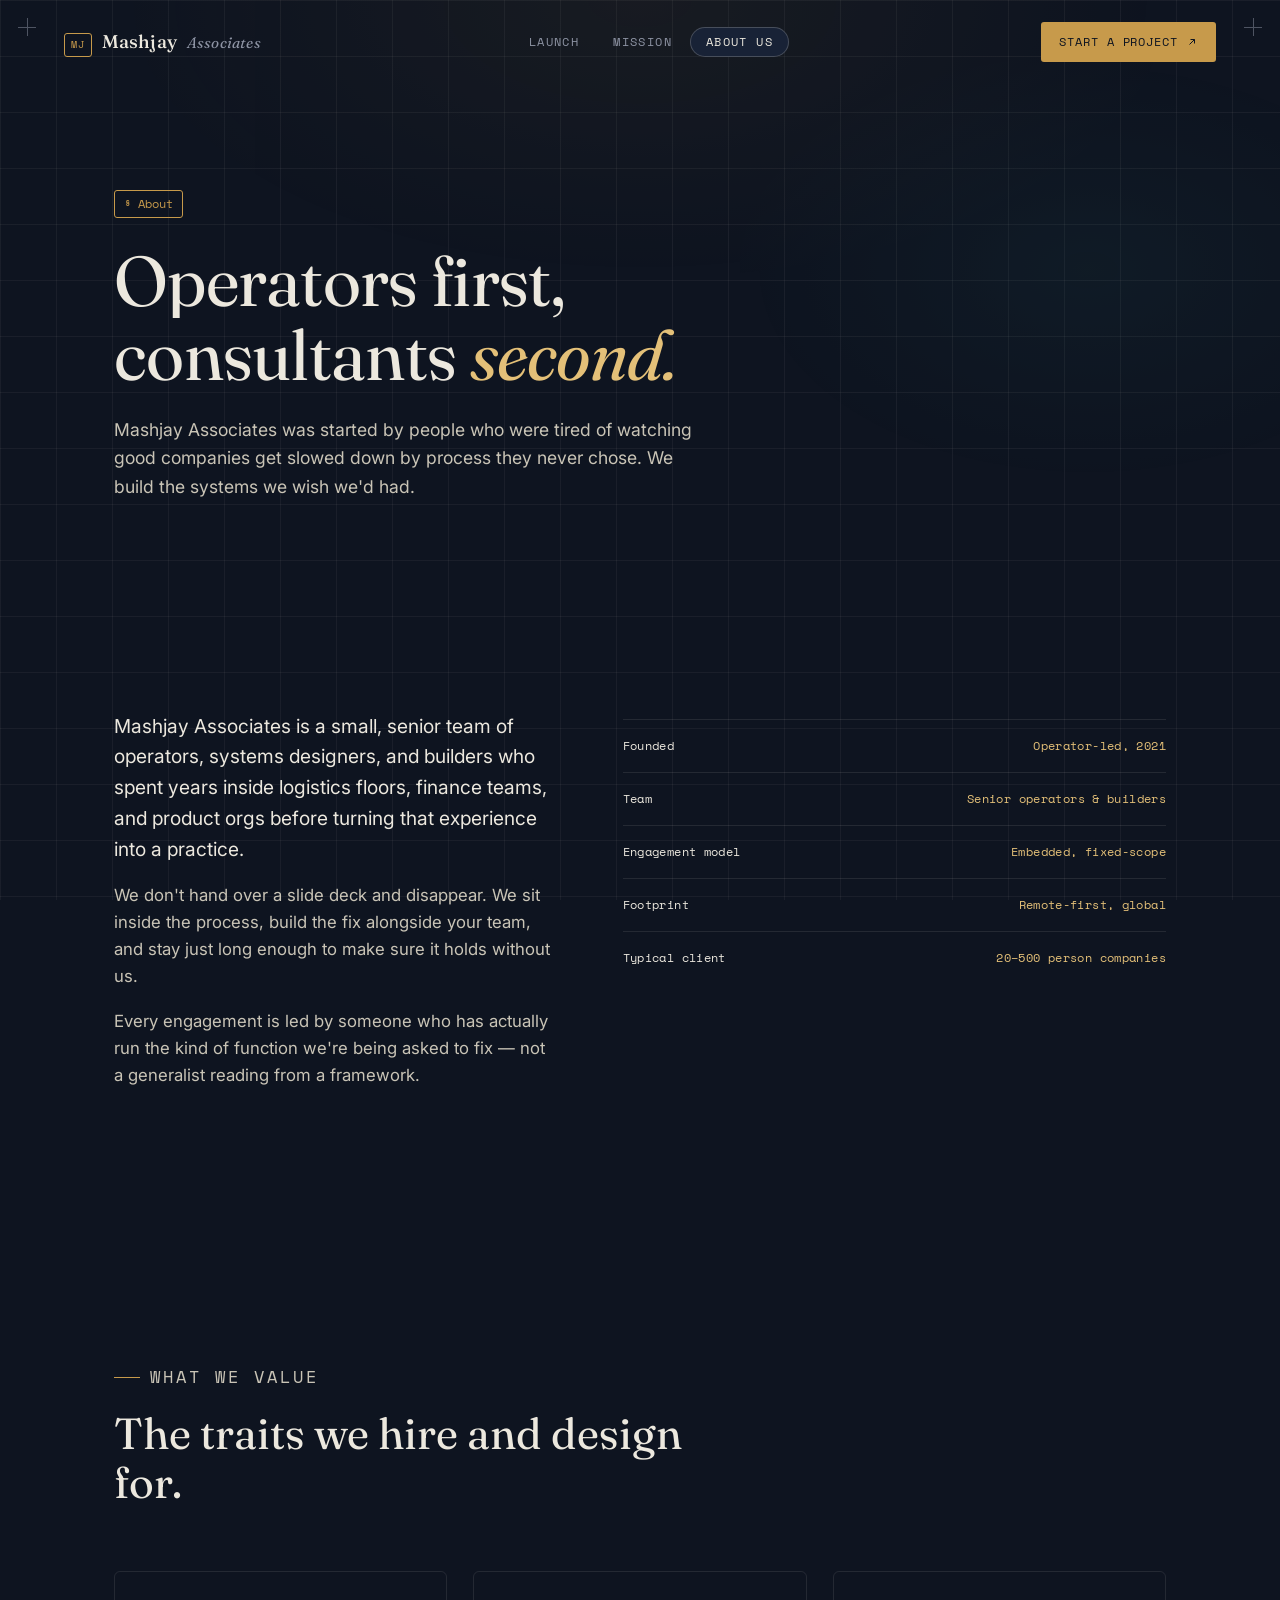
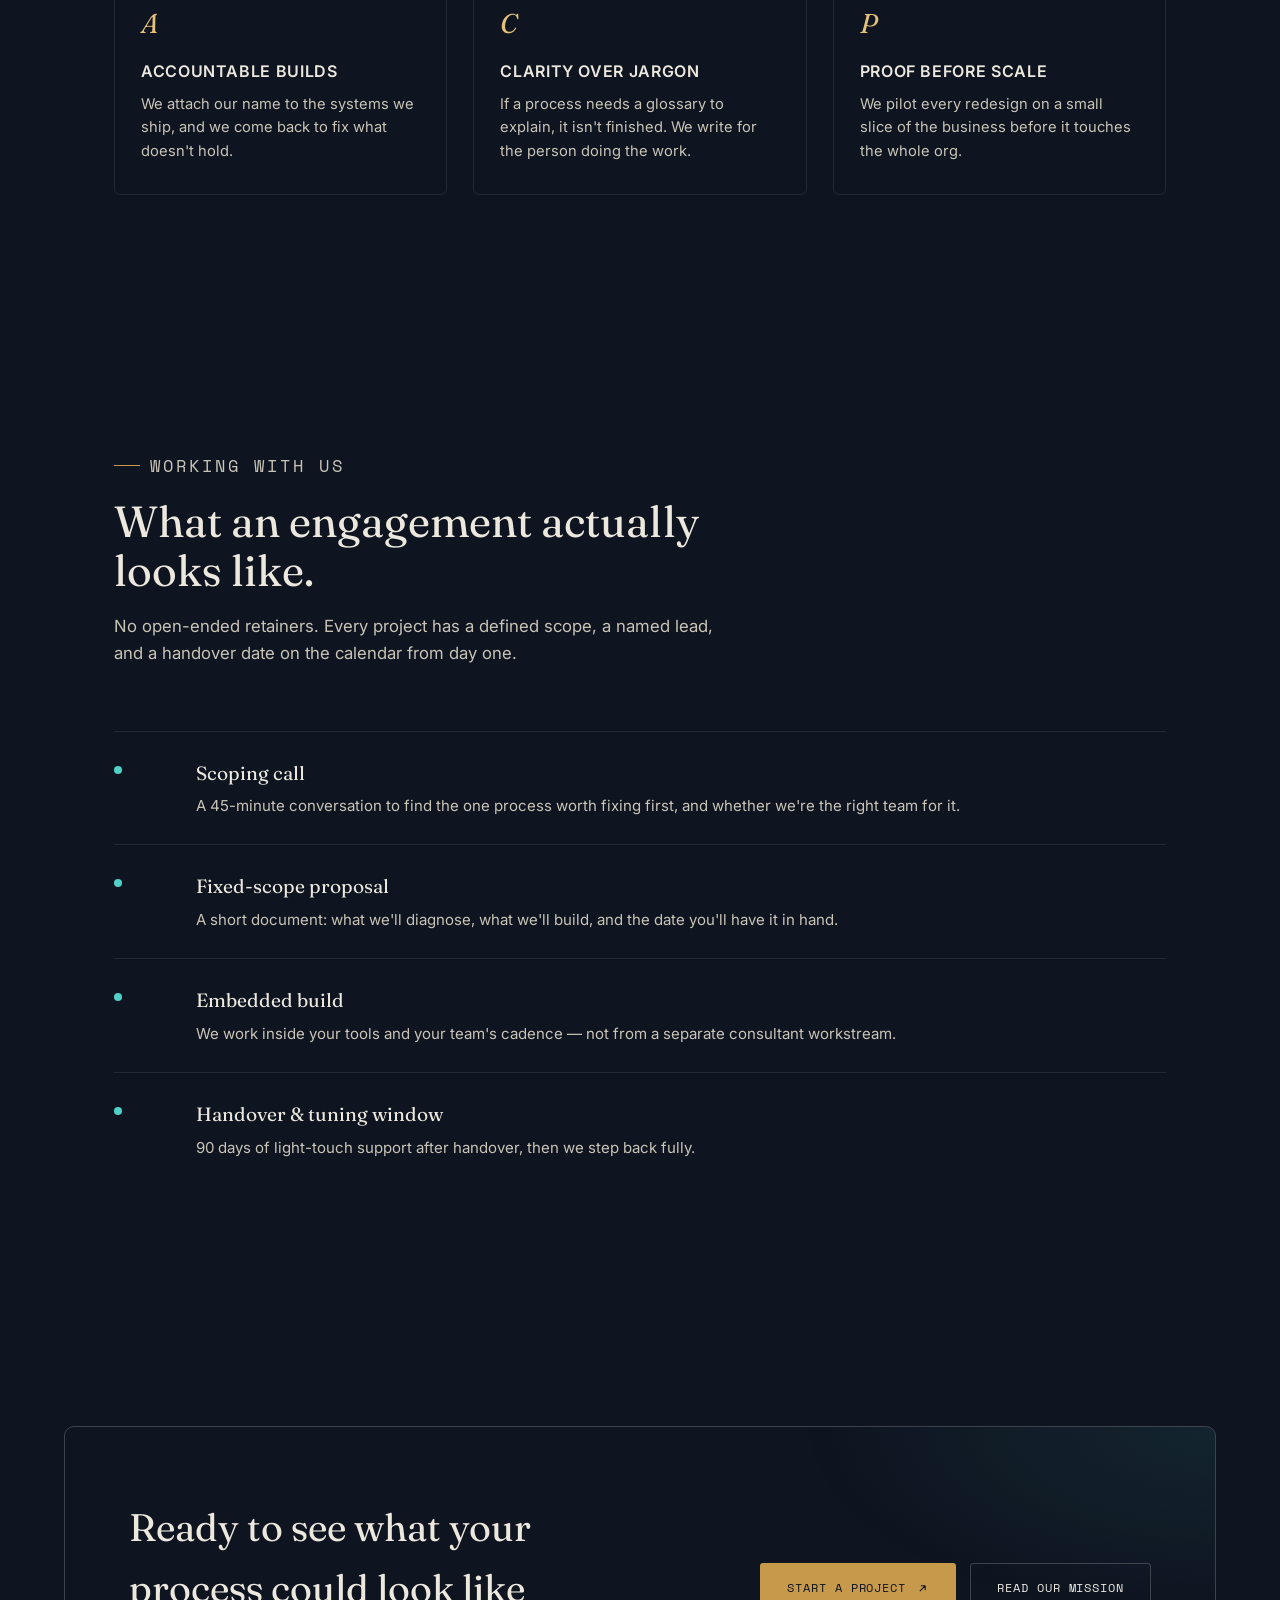
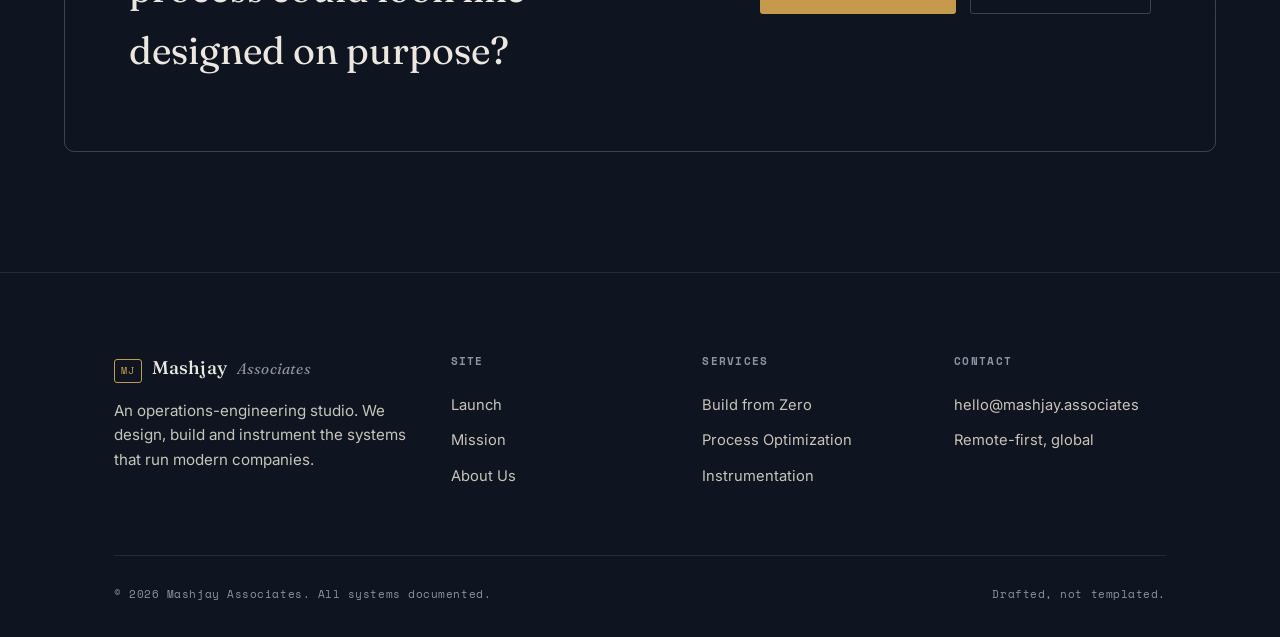
<file: mashjay-associates/about.html>
<!DOCTYPE html>
<html lang="en" class="no-js">
<head>
<script>document.documentElement.className="js";</script>
<meta charset="UTF-8">
<meta name="viewport" content="width=device-width, initial-scale=1.0">
<title>About Us — Mashjay Associates</title>
<meta name="description" content="Mashjay Associates is an operations-engineering studio for companies building or rebuilding how they work.">
<link rel="icon" href="data:image/svg+xml,<svg xmlns=%22http://www.w3.org/2000/svg%22 viewBox=%220 0 100 100%22><rect width=%22100%22 height=%22100%22 fill=%22%230E1420%22/><path d=%22M20 70 L50 25 L80 70%22 stroke=%22%23C79A4B%22 stroke-width=%226%22 fill=%22none%22/></svg>">
<link rel="preconnect" href="https://fonts.googleapis.com">
<style>
/* =========================================================
   MASHJAY ASSOCIATES — design system
   Concept: "The Blueprint" — an operations-engineering studio
   that drafts, builds and instruments how companies work.
   ========================================================= */

@import url('https://fonts.googleapis.com/css2?family=Fraunces:ital,opsz,wght@0,9..144,300;0,9..144,400;0,9..144,500;0,9..144,600;1,9..144,400;1,9..144,500&family=Inter:wght@400;500;600&family=Space+Mono:wght@400;700&display=swap');

:root{
  /* --- color tokens --- */
  --ink:        #0E1420;
  --ink-2:      #131B2C;
  --ink-3:      #182236;
  --paper:      #ECE8DE;
  --paper-dim:  #C9C4B6;
  --brass:      #C79A4B;
  --brass-soft: #E4C078;
  --teal:       #4FD1C5;
  --line:       rgba(236,232,222,0.10);
  --line-strong:rgba(236,232,222,0.22);
  --muted:      #8D93A3;

  /* --- type --- */
  --f-display: 'Fraunces', serif;
  --f-body:    'Inter', system-ui, sans-serif;
  --f-mono:    'Space Mono', monospace;

  /* --- motion --- */
  --ease-out:      cubic-bezier(.16,1,.3,1);
  --ease-spring:   cubic-bezier(.34,1.56,.64,1);
  --ease-in-out:   cubic-bezier(.65,0,.35,1);
  --dur-fast:  .25s;
  --dur-med:   .6s;
  --dur-slow:  1.1s;

  --container: 1180px;
  --gutter: clamp(20px, 5vw, 64px);
}

@media (prefers-reduced-motion: reduce){
  *{ animation-duration: .001ms !important; animation-iteration-count: 1 !important;
     transition-duration: .001ms !important; scroll-behavior: auto !important; }
}

*,*::before,*::after{ box-sizing: border-box; }
html{ scroll-behavior: smooth; }
body{
  margin:0;
  background: var(--ink);
  color: var(--paper);
  font-family: var(--f-body);
  font-size: 16px;
  line-height: 1.6;
  -webkit-font-smoothing: antialiased;
  overflow-x: hidden;
}
img,svg{ display:block; max-width:100%; }
a{ color: inherit; text-decoration: none; }
ul{ list-style:none; margin:0; padding:0; }
h1,h2,h3,h4,p{ margin:0; }
::selection{ background: var(--brass); color: var(--ink); }

::-webkit-scrollbar{ width:10px; }
::-webkit-scrollbar-track{ background: var(--ink); }
::-webkit-scrollbar-thumb{ background: var(--ink-3); border-radius:6px; }

:focus-visible{
  outline: 2px solid var(--teal);
  outline-offset: 3px;
  border-radius: 2px;
}

.wrap{
  max-width: var(--container);
  margin: 0 auto;
  padding-inline: var(--gutter);
  position: relative;
}

/* =========== signature backdrop: the drafting grid =========== */
.blueprint-grid{
  position: fixed; inset:0; z-index:0; pointer-events:none;
  background-image:
    linear-gradient(var(--line) 1px, transparent 1px),
    linear-gradient(90deg, var(--line) 1px, transparent 1px);
  background-size: 56px 56px;
  opacity: .55;
  will-change: transform;
}
.blueprint-grid::after{
  content:"";
  position:absolute; inset:0;
  background: radial-gradient(60% 45% at 50% 0%, rgba(199,154,75,.10), transparent 70%),
              radial-gradient(40% 35% at 85% 30%, rgba(79,209,197,.07), transparent 70%);
}
.reg-mark{ position:absolute; width:18px; height:18px; opacity:.5; z-index:1; pointer-events:none; }
.reg-mark::before,.reg-mark::after{ content:""; position:absolute; background: var(--muted); }
.reg-mark::before{ width:100%; height:1px; top:50%; }
.reg-mark::after{ width:1px; height:100%; left:50%; }
.reg-mark.tl{ top:18px; left:18px; } .reg-mark.tr{ top:18px; right:18px; }

/* =========================== TOP BAR =========================== */
.topbar{
  position: fixed; top:0; left:0; right:0; z-index: 100;
  padding: 22px var(--gutter);
  display:flex; align-items:center; justify-content:space-between;
  transition: background var(--dur-fast) var(--ease-out), border-color var(--dur-fast), padding var(--dur-fast) var(--ease-out);
  border-bottom: 1px solid transparent;
}
.topbar.is-scrolled{
  background: rgba(14,20,32,.78);
  backdrop-filter: blur(14px) saturate(1.1);
  -webkit-backdrop-filter: blur(14px) saturate(1.1);
  border-bottom: 1px solid var(--line-strong);
  padding-block: 14px;
}
.brand{
  display:flex; align-items:baseline; gap:10px;
  font-family: var(--f-display); font-size: 1.15rem; letter-spacing: .01em;
}
.brand .mark{
  font-family: var(--f-mono); font-size: .62rem; color: var(--brass);
  border:1px solid var(--brass); padding: 3px 6px; border-radius: 3px; letter-spacing: .08em;
}
.brand b{ font-weight: 500; }
.brand .dim{ color: var(--muted); font-style: italic; font-size: .95rem; }

.nav-desktop{ display:flex; align-items:center; gap: 2px; position: relative; }
.nav-desktop a{
  position: relative; z-index: 2;
  font-family: var(--f-mono); font-size: .72rem; letter-spacing: .12em; text-transform: uppercase;
  color: var(--muted); padding: 9px 16px; display:block; transition: color var(--dur-fast) var(--ease-out);
}
.nav-desktop a:hover, .nav-desktop a.active{ color: var(--paper); }
.nav-indicator{
  position:absolute; z-index:1; height: 30px; border-radius: 20px;
  background: var(--ink-3); border: 1px solid var(--line-strong);
  transition: transform .5s var(--ease-spring), width .5s var(--ease-spring);
  top: 50%; transform-origin: left center;
}

.nav-cta{
  font-family: var(--f-mono); font-size: .72rem; letter-spacing: .08em; text-transform: uppercase;
  color: var(--ink); background: var(--brass);
  padding: 11px 18px; border-radius: 3px; display:inline-flex; align-items:center; gap:8px;
  transition: transform var(--dur-fast) var(--ease-spring), background var(--dur-fast);
}
.nav-cta:hover{ background: var(--brass-soft); transform: translateY(-2px); }
.nav-cta svg{ width:12px; height:12px; transition: transform var(--dur-fast) var(--ease-out); }
.nav-cta:hover svg{ transform: translate(3px,-3px); }

.burger{ display:none; width:40px; height:40px; border:1px solid var(--line-strong); border-radius:4px; position:relative; background:none; cursor:pointer; }
.burger span{ position:absolute; left:10px; right:10px; height:1px; background:var(--paper); transition: transform .3s var(--ease-out), opacity .3s; }
.burger span:nth-child(1){ top:15px; } .burger span:nth-child(2){ top:20px; } .burger span:nth-child(3){ top:25px; }
.nav-mobile{
  position: fixed; inset:0; z-index: 99; background: var(--ink);
  display:flex; flex-direction:column; justify-content:center; gap: 20px; padding: 0 32px;
  clip-path: circle(0px at calc(100% - 40px) 40px);
  transition: clip-path .6s var(--ease-in-out), visibility .6s, opacity .3s;
  pointer-events:none; opacity:0; visibility:hidden;
}
.nav-mobile.open{ clip-path: circle(150% at calc(100% - 40px) 40px); pointer-events:auto; opacity:1; visibility:visible; }
.nav-mobile a{ font-family: var(--f-display); font-size: 2.4rem; font-weight:400; color: var(--paper-dim); }
.nav-mobile a.active{ color: var(--brass); font-style: italic; }

/* =========================== BUTTONS =========================== */
.btn{
  --btn-bg: var(--brass); --btn-fg: var(--ink);
  font-family: var(--f-mono); font-size: .74rem; letter-spacing:.08em; text-transform:uppercase;
  display:inline-flex; align-items:center; gap:10px;
  padding: 15px 26px; border-radius: 3px; background: var(--btn-bg); color: var(--btn-fg);
  border: 1px solid transparent; cursor:pointer;
  transition: transform var(--dur-fast) var(--ease-spring), box-shadow var(--dur-fast) var(--ease-out), background var(--dur-fast);
  will-change: transform;
}
.btn:hover{ box-shadow: 0 14px 30px -12px rgba(199,154,75,.55); }
.btn:active{ transform: scale(.96) !important; }
.btn svg{ width:13px; height:13px; transition: transform var(--dur-fast) var(--ease-out); }
.btn:hover svg{ transform: translateX(4px); }
.btn.ghost{ --btn-bg: transparent; --btn-fg: var(--paper); border-color: var(--line-strong); }
.btn.ghost:hover{ border-color: var(--teal); color: var(--teal); box-shadow: 0 14px 30px -14px rgba(79,209,197,.4); }

/* =========================== HERO =========================== */
.hero{
  position: relative; padding: 190px 0 120px; overflow:hidden;
}
.hero-grid{
  display:grid; grid-template-columns: 1.05fr .95fr; gap: 40px; align-items:center;
}
.eyebrow{
  font-family: var(--f-mono); font-size: .72rem; letter-spacing:.18em; text-transform:uppercase;
  color: var(--brass); display:flex; align-items:center; gap:10px; margin-bottom: 22px;
}
.eyebrow::before{ content:""; width:26px; height:1px; background: var(--brass); }

.hero h1{
  font-family: var(--f-display); font-weight: 400; letter-spacing: -.01em;
  font-size: clamp(2.6rem, 5.4vw, 4.6rem); line-height: 1.04;
  max-width: 13ch;
}
.hero h1 em{ font-style: italic; color: var(--brass-soft); font-weight:400; }
.line-mask{ overflow:hidden; display:block; }
.line-inner{ display:block; transform:none; transition: transform 1s var(--ease-out); }
.js .line-inner{ transform: translateY(110%); }
.js .hero.is-ready .line-inner{ transform: translateY(0); }

.hero p.lede{
  margin-top: 26px; max-width: 46ch; color: var(--paper-dim); font-size: 1.08rem;
  opacity:1; transform:none; transition: all .8s var(--ease-out) .5s;
}
.js .hero p.lede{ opacity:0; transform: translateY(14px); }
.js .hero.is-ready p.lede{ opacity:1; transform:none; }

.hero-actions{ display:flex; gap:14px; margin-top: 40px; flex-wrap:wrap;
  opacity:1; transform:none; transition: all .8s var(--ease-out) .68s; }
.js .hero-actions{ opacity:0; transform: translateY(14px); }
.js .hero.is-ready .hero-actions{ opacity:1; transform:none; }

.hero-meta{ display:flex; gap: 32px; margin-top: 56px;
  opacity:1; transition: opacity .8s var(--ease-out) .9s; }
.js .hero-meta{ opacity:0; }
.js .hero.is-ready .hero-meta{ opacity:1; }
.hero-meta div{ font-family: var(--f-mono); font-size: .68rem; color: var(--muted); letter-spacing:.06em; }
.hero-meta b{ display:block; color: var(--paper); font-family: var(--f-display); font-size: 1.5rem; font-weight:400; }

/* schematic diagram */
.schematic{ position:relative; }
.schematic svg{ width:100%; height:auto; overflow: visible; }
.schematic path.trace{
  fill:none; stroke: var(--line-strong); stroke-width:1.2;
  stroke-dasharray: 900; stroke-dashoffset: 0;
  transition: stroke-dashoffset 1.8s var(--ease-in-out) .3s;
}
.js .schematic path.trace{ stroke-dashoffset: 900; }
.js .hero.is-ready .schematic path.trace{ stroke-dashoffset:0; }
.schematic path.trace.accent{ stroke: var(--brass); opacity:.8; }
.schematic circle.node{
  fill: var(--ink-2); stroke: var(--line-strong); stroke-width:1.4;
  transform-origin: center; transform-box: fill-box;
  opacity:1; transform: scale(1); transition: all .5s var(--ease-spring);
}
.js .schematic circle.node{ opacity:0; transform: scale(.4); }
.js .hero.is-ready .schematic circle.node{ opacity:1; transform: scale(1); }
.schematic circle.pulse{ fill: var(--teal); opacity:0; }
.hero.is-ready .schematic circle.pulse{ animation: pulse-run 3.2s var(--ease-in-out) 2.1s infinite; }
@keyframes pulse-run{
  0%{ opacity:0; motion-offset:0%; }
  8%{ opacity:1; }
  92%{ opacity:1; }
  100%{ opacity:0; }
}
.schematic text{ font-family: var(--f-mono); font-size: 9px; fill: var(--muted); letter-spacing: .04em; }

/* =========================== SECTION SCAFFOLDING =========================== */
section{ position: relative; z-index:1; padding: 120px 0; }
.section-head{ max-width: 640px; margin-bottom: 64px; }
.section-head .eyebrow{ margin-bottom: 18px; }
.section-head h2{
  font-family: var(--f-display); font-weight:400; font-size: clamp(2rem, 3.4vw, 3rem); line-height:1.12;
}
.section-head h2 em{ font-style:italic; color: var(--brass-soft); }
.section-head p{ color: var(--paper-dim); margin-top:18px; font-size:1.05rem; max-width: 56ch; }
.divider{ height:1px; background: var(--line); border:none; margin:0; }

.reveal{ opacity:1; transform:none; transition: opacity .8s var(--ease-out), transform .8s var(--ease-out); }
.js .reveal{ opacity:0; transform: translateY(28px); }
.js .reveal.in{ opacity:1; transform:none; }
.stagger > *{ transition-delay: calc(var(--i,0) * 90ms); }

/* =========================== SECTOR STRIP =========================== */
.sector-strip{ padding: 46px 0; border-top:1px solid var(--line); border-bottom:1px solid var(--line); }
.sector-strip .wrap{ display:flex; flex-wrap:wrap; gap: 14px 40px; align-items:center; justify-content:space-between; }
.sector-strip span.label{ font-family: var(--f-mono); font-size:.68rem; color:var(--muted); letter-spacing:.14em; white-space:nowrap; }
.sector-list{ display:flex; flex-wrap:wrap; gap: 10px 30px; }
.sector-list span{ font-family: var(--f-mono); font-size:.78rem; letter-spacing:.08em; color: var(--paper-dim); text-transform:uppercase; transition: color .3s; }
.sector-list span:hover{ color: var(--brass-soft); }

/* =========================== SERVICE CARDS =========================== */
.grid-3{ display:grid; grid-template-columns: repeat(3,1fr); gap: 1px; background: var(--line); border:1px solid var(--line); border-radius: 6px; overflow:hidden; }
.service-card{
  background: var(--ink); padding: 40px 32px; position:relative; overflow:hidden;
  transition: background var(--dur-med) var(--ease-out);
}
.service-card::before{
  content:""; position:absolute; inset:0; background: radial-gradient(120px 120px at var(--mx,50%) var(--my,0%), rgba(199,154,75,.14), transparent 70%);
  opacity:0; transition: opacity .4s;
}
.service-card:hover::before{ opacity:1; }
.service-card:hover{ background: var(--ink-2); }
.service-card .num{ font-family: var(--f-mono); font-size:.72rem; color: var(--brass); letter-spacing:.1em; }
.service-card h3{ font-family: var(--f-display); font-weight:400; font-size: 1.5rem; margin: 22px 0 14px; }
.service-card p{ color: var(--paper-dim); font-size: .96rem; }
.service-card .tag-row{ display:flex; gap:8px; flex-wrap:wrap; margin-top:22px; }
.service-card .tag{ font-family: var(--f-mono); font-size:.62rem; letter-spacing:.06em; text-transform:uppercase; color:var(--muted); border:1px solid var(--line-strong); padding:4px 8px; border-radius:20px; }

/* =========================== PROCESS =========================== */
.process-list{ display:flex; flex-direction:column; }
.process-item{
  display:grid; grid-template-columns: 90px 1fr 1.1fr; gap: 30px; padding: 38px 0;
  border-top: 1px solid var(--line); align-items:start; position:relative;
}
.process-item:last-child{ border-bottom: 1px solid var(--line); }
.process-item .step-num{ font-family: var(--f-mono); font-size: 1rem; color: var(--muted); transition: color .4s; }
.process-item .step-name h3{ font-family: var(--f-display); font-weight:400; font-size: 1.7rem; transition: transform .4s var(--ease-out); }
.process-item .step-copy p{ color: var(--paper-dim); font-size:.98rem; }
.process-item .step-copy .tag-row{ margin-top:14px; display:flex; gap:8px; flex-wrap:wrap; }
.process-item .step-copy .tag{ font-family: var(--f-mono); font-size:.6rem; color: var(--teal); border:1px solid rgba(79,209,197,.35); padding:3px 8px; border-radius:20px; text-transform:uppercase; letter-spacing:.05em;}
.process-item:hover{ background: linear-gradient(90deg, rgba(199,154,75,.05), transparent 60%); }
.process-item:hover .step-num{ color: var(--brass); }
.process-item:hover .step-name h3{ transform: translateX(6px); }

/* =========================== STATS =========================== */
.stats-band{ border-top:1px solid var(--line); border-bottom:1px solid var(--line); }
.stats-grid{ display:grid; grid-template-columns: repeat(4,1fr); }
.stat{ padding: 48px 30px; border-left:1px solid var(--line); }
.stat:first-child{ border-left:none; }
.stat .num{ font-family: var(--f-display); font-size: clamp(2.2rem,4vw,3.2rem); color: var(--paper); display:flex; align-items:baseline; gap:4px; }
.stat .num .suffix{ font-size: 1.4rem; color: var(--brass-soft); }
.stat .cap{ font-family: var(--f-mono); font-size:.68rem; color: var(--muted); letter-spacing:.08em; text-transform:uppercase; margin-top:10px; }

/* =========================== CTA BAND =========================== */
.cta-band{
  border-radius: 10px; border: 1px solid var(--line-strong); padding: 70px var(--gutter);
  display:flex; justify-content:space-between; align-items:center; gap: 40px; flex-wrap:wrap;
  position:relative; overflow:hidden; margin: 0 var(--gutter);
}
.cta-band::before{ content:""; position:absolute; inset:0; background: radial-gradient(60% 100% at 100% 0%, rgba(79,209,197,.09), transparent 60%); }
.cta-band h2{ font-family: var(--f-display); font-weight:400; font-size: clamp(1.7rem,3vw,2.4rem); max-width: 20ch; position:relative; }
.cta-band .actions{ position:relative; display:flex; gap:14px; flex-wrap:wrap; }

/* =========================== FOOTER =========================== */
footer{ position:relative; z-index:1; padding: 80px 0 34px; border-top:1px solid var(--line); }
.footer-grid{ display:grid; grid-template-columns: 1.4fr 1fr 1fr 1fr; gap: 40px; padding-bottom: 60px; }
.footer-brand p{ color: var(--paper-dim); margin-top: 16px; max-width: 34ch; font-size:.95rem; }
.footer-col h4{ font-family: var(--f-mono); font-size:.66rem; letter-spacing:.12em; text-transform:uppercase; color: var(--muted); margin-bottom: 18px; }
.footer-col a, .footer-col span{ display:block; color: var(--paper-dim); font-size:.92rem; padding: 6px 0; transition: color .25s, transform .25s; }
.footer-col a:hover{ color: var(--brass-soft); transform: translateX(4px); }
.footer-bottom{ display:flex; justify-content:space-between; align-items:center; padding-top: 30px; border-top:1px solid var(--line); font-family: var(--f-mono); font-size:.68rem; color: var(--muted); letter-spacing:.05em; flex-wrap:wrap; gap:14px; }

/* =========================== PAGE HEADER (inner pages) =========================== */
.page-hero{ padding: 190px 0 90px; }
.page-hero .kicker{ display:flex; align-items:center; gap:16px; margin-bottom: 26px; }
.page-hero .kicker .idx{ font-family: var(--f-mono); font-size:.72rem; color: var(--brass); border:1px solid var(--brass); padding:4px 9px; border-radius:3px; }
.page-hero h1{ font-family: var(--f-display); font-weight:400; font-size: clamp(2.6rem,5.6vw,4.4rem); line-height:1.05; max-width: 16ch; }
.page-hero h1 em{ font-style:italic; color: var(--brass-soft); }
.page-hero .sub{ margin-top: 24px; color: var(--paper-dim); font-size: 1.1rem; max-width: 54ch; }

/* pull quote (mission) */
.pull-quote{ padding: 40px 0 100px; }
.pull-quote blockquote{
  font-family: var(--f-display); font-style: italic; font-weight:400;
  font-size: clamp(1.6rem, 3.4vw, 2.6rem); line-height:1.32; color: var(--paper);
  border-left: 2px solid var(--brass); padding-left: 34px; max-width: 880px;
}
.pull-quote cite{ display:block; margin-top: 24px; font-style:normal; font-family: var(--f-mono); font-size:.72rem; letter-spacing:.1em; color: var(--muted); text-transform:uppercase; }

/* principles grid */
.grid-2{ display:grid; grid-template-columns: repeat(2,1fr); gap: 1px; background: var(--line); border:1px solid var(--line); border-radius:6px; overflow:hidden; }
.principle{ background: var(--ink); padding: 36px 34px; transition: background .3s; }
.principle:hover{ background: var(--ink-2); }
.principle .glyph{ width:34px; height:34px; border:1px solid var(--line-strong); border-radius:50%; display:flex; align-items:center; justify-content:center; margin-bottom:20px; color: var(--teal); }
.principle h3{ font-family: var(--f-display); font-weight:400; font-size: 1.32rem; margin-bottom: 10px; }
.principle p{ color: var(--paper-dim); font-size:.95rem; }

/* about — story + values */
.split{ display:grid; grid-template-columns: .9fr 1.1fr; gap: 64px; align-items:start; }
.story-copy p{ color: var(--paper-dim); font-size: 1.05rem; margin-bottom: 18px; }
.story-copy p:first-child{ color: var(--paper); font-size: 1.2rem; }
.credential-list{ margin-top: 8px; }
.credential-list li{ display:flex; justify-content:space-between; padding: 16px 0; border-top: 1px solid var(--line); font-family: var(--f-mono); font-size:.78rem; letter-spacing:.03em; }
.credential-list li span:last-child{ color: var(--brass-soft); }

.values-grid{ display:grid; grid-template-columns: repeat(3,1fr); gap: 26px; }
.value-card{ padding: 30px 26px; border:1px solid var(--line); border-radius:6px; transition: border-color .3s, transform .35s var(--ease-out); }
.value-card:hover{ border-color: var(--brass); transform: translateY(-6px); }
.value-card .letter{ font-family: var(--f-display); font-style:italic; font-size:1.7rem; color: var(--brass-soft); }
.value-card h3{ font-family: var(--f-body); font-weight:600; font-size: 1rem; text-transform:uppercase; letter-spacing:.04em; margin: 14px 0 8px; }
.value-card p{ color: var(--paper-dim); font-size:.92rem; }

.engage-list{ display:flex; flex-direction:column; gap:0; }
.engage-row{ display:grid; grid-template-columns: 60px 1fr; gap: 22px; padding: 26px 0; border-top:1px solid var(--line); }
.engage-row .dot{ width:8px; height:8px; border-radius:50%; background: var(--teal); margin-top:8px; }
.engage-row h4{ font-family: var(--f-display); font-weight:400; font-size:1.2rem; margin-bottom:6px; }
.engage-row p{ color: var(--paper-dim); font-size:.94rem; }

/* page fade transition */
body.page-transition{ animation: page-in .6s var(--ease-out); }
@keyframes page-in{ from{ opacity:0; transform: translateY(8px); } to{ opacity:1; transform:none; } }
body.leaving{ opacity:0; transform: translateY(-8px); transition: all .4s var(--ease-in-out); }

/* =========================== RESPONSIVE =========================== */
@media (max-width: 980px){
  .nav-desktop, .nav-indicator, .nav-cta{ display:none; }
  .burger{ display:block; }
  .hero-grid{ grid-template-columns:1fr; }
  .schematic{ order:-1; opacity:.6; max-width: 360px; }
  .grid-3, .grid-2, .values-grid{ grid-template-columns: 1fr; }
  .stats-grid{ grid-template-columns: 1fr 1fr; }
  .stat:nth-child(3){ border-left:none; }
  .footer-grid{ grid-template-columns: 1fr 1fr; }
  .split{ grid-template-columns:1fr; }
  .process-item{ grid-template-columns: 1fr; gap:10px; }
}
@media (max-width: 560px){
  .stats-grid{ grid-template-columns: 1fr 1fr; }
  .stat{ border-left:none; border-top:1px solid var(--line); }
  .stat:first-child, .stat:nth-child(2){ border-top:none; }
  .footer-grid{ grid-template-columns: 1fr; gap: 30px; }
  .cta-band{ padding: 46px 26px; }
}

</style>
</head>
<body>

<div class="blueprint-grid"></div>
<span class="reg-mark tl"></span>
<span class="reg-mark tr"></span>

<header class="topbar">
  <a href="index.html" class="brand"><span class="mark">MJ</span><b>Mashjay</b><span class="dim">Associates</span></a>
  <nav class="nav-desktop" aria-label="Primary">
    <span class="nav-indicator"></span>
    <a href="index.html">Launch</a>
    <a href="mission.html">Mission</a>
    <a href="about.html" class="active">About Us</a>
  </nav>
  <a href="index.html#contact" class="nav-cta">Start a Project <svg viewBox="0 0 24 24" fill="none" stroke="currentColor" stroke-width="2"><path d="M7 17L17 7M17 7H9M17 7V15"/></svg></a>
  <button class="burger" aria-label="Open menu" aria-expanded="false"><span></span><span></span><span></span></button>
</header>

<nav class="nav-mobile" aria-label="Mobile">
  <a href="index.html">Launch</a>
  <a href="mission.html">Mission</a>
  <a href="about.html" class="active">About Us</a>
</nav>

<main>
  <section class="page-hero hero">
    <div class="wrap">
      <div class="kicker"><span class="idx">§ About</span></div>
      <h1>
        <span class="line-mask"><span class="line-inner">Operators first,</span></span>
        <span class="line-mask"><span class="line-inner">consultants <em>second.</em></span></span>
      </h1>
      <p class="sub">Mashjay Associates was started by people who were tired of watching good companies get slowed down by process they never chose. We build the systems we wish we'd had.</p>
    </div>
  </section>

  <section>
    <div class="wrap split">
      <div class="story-copy reveal">
        <p>Mashjay Associates is a small, senior team of operators, systems designers, and builders who spent years inside logistics floors, finance teams, and product orgs before turning that experience into a practice.</p>
        <p>We don't hand over a slide deck and disappear. We sit inside the process, build the fix alongside your team, and stay just long enough to make sure it holds without us.</p>
        <p>Every engagement is led by someone who has actually run the kind of function we're being asked to fix — not a generalist reading from a framework.</p>
      </div>
      <div class="reveal">
        <ul class="credential-list">
          <li><span>Founded</span><span>Operator-led, 2021</span></li>
          <li><span>Team</span><span>Senior operators &amp; builders</span></li>
          <li><span>Engagement model</span><span>Embedded, fixed-scope</span></li>
          <li><span>Footprint</span><span>Remote-first, global</span></li>
          <li><span>Typical client</span><span>20–500 person companies</span></li>
        </ul>
      </div>
    </div>
  </section>

  <section>
    <div class="wrap">
      <div class="section-head reveal">
        <p class="eyebrow">What we value</p>
        <h2>The traits we hire and design for.</h2>
      </div>
      <div class="values-grid stagger">
        <div class="value-card">
          <span class="letter">A</span>
          <h3>Accountable builds</h3>
          <p>We attach our name to the systems we ship, and we come back to fix what doesn't hold.</p>
        </div>
        <div class="value-card">
          <span class="letter">C</span>
          <h3>Clarity over jargon</h3>
          <p>If a process needs a glossary to explain, it isn't finished. We write for the person doing the work.</p>
        </div>
        <div class="value-card">
          <span class="letter">P</span>
          <h3>Proof before scale</h3>
          <p>We pilot every redesign on a small slice of the business before it touches the whole org.</p>
        </div>
      </div>
    </div>
  </section>

  <section>
    <div class="wrap">
      <div class="section-head reveal">
        <p class="eyebrow">Working with us</p>
        <h2>What an engagement actually looks like.</h2>
        <p>No open-ended retainers. Every project has a defined scope, a named lead, and a handover date on the calendar from day one.</p>
      </div>
      <div class="engage-list reveal">
        <div class="engage-row">
          <div class="dot"></div>
          <div><h4>Scoping call</h4><p>A 45-minute conversation to find the one process worth fixing first, and whether we're the right team for it.</p></div>
        </div>
        <div class="engage-row">
          <div class="dot"></div>
          <div><h4>Fixed-scope proposal</h4><p>A short document: what we'll diagnose, what we'll build, and the date you'll have it in hand.</p></div>
        </div>
        <div class="engage-row">
          <div class="dot"></div>
          <div><h4>Embedded build</h4><p>We work inside your tools and your team's cadence — not from a separate consultant workstream.</p></div>
        </div>
        <div class="engage-row">
          <div class="dot"></div>
          <div><h4>Handover &amp; tuning window</h4><p>90 days of light-touch support after handover, then we step back fully.</p></div>
        </div>
      </div>
    </div>
  </section>

  <section id="contact">
    <div class="cta-band reveal">
      <h2>Ready to see what your process could look like designed on purpose?</h2>
      <div class="actions">
        <a href="mailto:hello@mashjay.associates" class="btn">Start a Project <svg viewBox="0 0 24 24" fill="none" stroke="currentColor" stroke-width="2"><path d="M7 17L17 7M17 7H9M17 7V15"/></svg></a>
        <a href="mission.html" class="btn ghost">Read our mission</a>
      </div>
    </div>
  </section>
</main>

<footer>
  <div class="wrap">
    <div class="footer-grid">
      <div class="footer-brand">
        <a href="index.html" class="brand"><span class="mark">MJ</span><b>Mashjay</b><span class="dim">Associates</span></a>
        <p>An operations-engineering studio. We design, build and instrument the systems that run modern companies.</p>
      </div>
      <div class="footer-col">
        <h4>Site</h4>
        <a href="index.html">Launch</a>
        <a href="mission.html">Mission</a>
        <a href="about.html">About Us</a>
      </div>
      <div class="footer-col">
        <h4>Services</h4>
        <span>Build from Zero</span>
        <span>Process Optimization</span>
        <span>Instrumentation</span>
      </div>
      <div class="footer-col">
        <h4>Contact</h4>
        <a href="mailto:hello@mashjay.associates">hello@mashjay.associates</a>
        <span>Remote-first, global</span>
      </div>
    </div>
    <div class="footer-bottom">
      <span>© 2026 Mashjay Associates. All systems documented.</span>
      <span>Drafted, not templated.</span>
    </div>
  </div>
</footer>

<script>
(function(){
  "use strict";
  var reduceMotion = window.matchMedia("(prefers-reduced-motion: reduce)").matches;

  /* ---------- topbar scroll state ---------- */
  var topbar = document.querySelector(".topbar");
  function onScroll(){
    if(!topbar) return;
    topbar.classList.toggle("is-scrolled", window.scrollY > 12);
  }
  document.addEventListener("scroll", onScroll, { passive:true });
  onScroll();

  /* ---------- sliding nav indicator (layoutId-style) ---------- */
  var nav = document.querySelector(".nav-desktop");
  var indicator = document.querySelector(".nav-indicator");
  function placeIndicator(el){
    if(!el || !indicator || !nav) return;
    var navRect = nav.getBoundingClientRect();
    var r = el.getBoundingClientRect();
    indicator.style.width = r.width + "px";
    indicator.style.transform = "translate(" + (r.left - navRect.left) + "px,-50%)";
  }
  if(nav){
    var active = nav.querySelector("a.active");
    var links = nav.querySelectorAll("a");
    requestAnimationFrame(function(){ placeIndicator(active || links[0]); });
    links.forEach(function(a){
      a.addEventListener("mouseenter", function(){ placeIndicator(a); });
    });
    nav.addEventListener("mouseleave", function(){ placeIndicator(active || links[0]); });
    window.addEventListener("resize", function(){ placeIndicator(active || links[0]); });
  }

  /* ---------- mobile menu ---------- */
  var burger = document.querySelector(".burger");
  var mobileNav = document.querySelector(".nav-mobile");
  if(burger && mobileNav){
    burger.addEventListener("click", function(){
      var open = mobileNav.classList.toggle("open");
      burger.setAttribute("aria-expanded", open ? "true":"false");
      document.body.style.overflow = open ? "hidden" : "";
    });
    mobileNav.querySelectorAll("a").forEach(function(a){
      a.addEventListener("click", function(){ mobileNav.classList.remove("open"); document.body.style.overflow=""; });
    });
  }

  /* ---------- hero ready (load sequence) ---------- */
  var hero = document.querySelector(".hero");
  if(hero){ requestAnimationFrame(function(){ setTimeout(function(){ hero.classList.add("is-ready"); }, 60); }); }

  /* ---------- scroll reveal (whileInView) ---------- */
  var revealEls = document.querySelectorAll(".reveal");
  if("IntersectionObserver" in window && !reduceMotion){
    var io = new IntersectionObserver(function(entries){
      entries.forEach(function(entry){
        if(entry.isIntersecting){
          entry.target.classList.add("in");
          io.unobserve(entry.target);
        }
      });
    }, { threshold: 0.15, rootMargin: "0px 0px -8% 0px" });
    revealEls.forEach(function(el, i){
      el.style.setProperty("--i", (i % 6));
      io.observe(el);
    });
    // stagger children of grids automatically
    document.querySelectorAll(".stagger").forEach(function(group){
      Array.prototype.forEach.call(group.children, function(child, i){
        child.classList.add("reveal");
        child.style.setProperty("--i", i);
        io.observe(child);
      });
    });
  } else {
    revealEls.forEach(function(el){ el.classList.add("in"); });
  }

  /* ---------- animated counters ---------- */
  /* Note: every [data-count] element already contains its correct final
     number as static text in the HTML, so the page is 100% correct with
     zero JavaScript. If JS + IntersectionObserver are available, we briefly
     zero it out and animate up to that same number for polish only. */
  var counters = document.querySelectorAll("[data-count]");
  function animateCount(el){
    var target = parseFloat(el.getAttribute("data-count"));
    var decimals = (el.getAttribute("data-count").split(".")[1] || "").length;
    var dur = 1400, start = null;
    function tick(ts){
      if(!start) start = ts;
      var p = Math.min(1, (ts - start) / dur);
      var eased = 1 - Math.pow(1 - p, 3); // ease-out cubic
      el.textContent = (target * eased).toFixed(decimals);
      if(p < 1) requestAnimationFrame(tick);
      else el.textContent = target.toFixed(decimals);
    }
    requestAnimationFrame(tick);
  }
  if("IntersectionObserver" in window && !reduceMotion){
    var cio = new IntersectionObserver(function(entries){
      entries.forEach(function(e){
        if(e.isIntersecting){
          e.target.textContent = "0";
          animateCount(e.target);
          cio.unobserve(e.target);
        }
      });
    }, { threshold: .6 });
    counters.forEach(function(c){ cio.observe(c); });
  }

  /* ---------- magnetic buttons ---------- */
  if(!reduceMotion && matchMedia("(hover:hover)").matches){
    document.querySelectorAll(".btn, .nav-cta").forEach(function(btn){
      btn.addEventListener("mousemove", function(e){
        var r = btn.getBoundingClientRect();
        var x = (e.clientX - r.left - r.width/2) * 0.28;
        var y = (e.clientY - r.top - r.height/2) * 0.5;
        btn.style.transform = "translate(" + x + "px," + y + "px)";
      });
      btn.addEventListener("mouseleave", function(){ btn.style.transform = ""; });
    });
  }

  /* ---------- service card cursor glow ---------- */
  document.querySelectorAll(".service-card").forEach(function(card){
    card.addEventListener("mousemove", function(e){
      var r = card.getBoundingClientRect();
      card.style.setProperty("--mx", (e.clientX - r.left) + "px");
      card.style.setProperty("--my", (e.clientY - r.top) + "px");
    });
  });

  /* ---------- ambient grid parallax ---------- */
  var grid = document.querySelector(".blueprint-grid");
  if(grid && !reduceMotion && matchMedia("(hover:hover)").matches){
    window.addEventListener("mousemove", function(e){
      var x = (e.clientX / window.innerWidth - 0.5) * 14;
      var y = (e.clientY / window.innerHeight - 0.5) * 14;
      grid.style.transform = "translate(" + x + "px," + y + "px)";
    });
  }

  /* ---------- page transitions for internal links ---------- */
  if(!reduceMotion){
    document.body.classList.add("page-transition");
    document.querySelectorAll('a[href$=".html"], a[href="/"], a[href="index.html"]').forEach(function(a){
      if(a.hostname !== window.location.hostname) return;
      a.addEventListener("click", function(e){
        var href = a.getAttribute("href");
        if(!href || href.startsWith("#")) return;
        e.preventDefault();
        document.body.classList.add("leaving");
        setTimeout(function(){ window.location.href = href; }, 380);
      });
    });
  }
})();

</script>
</body>
</html>
</file>
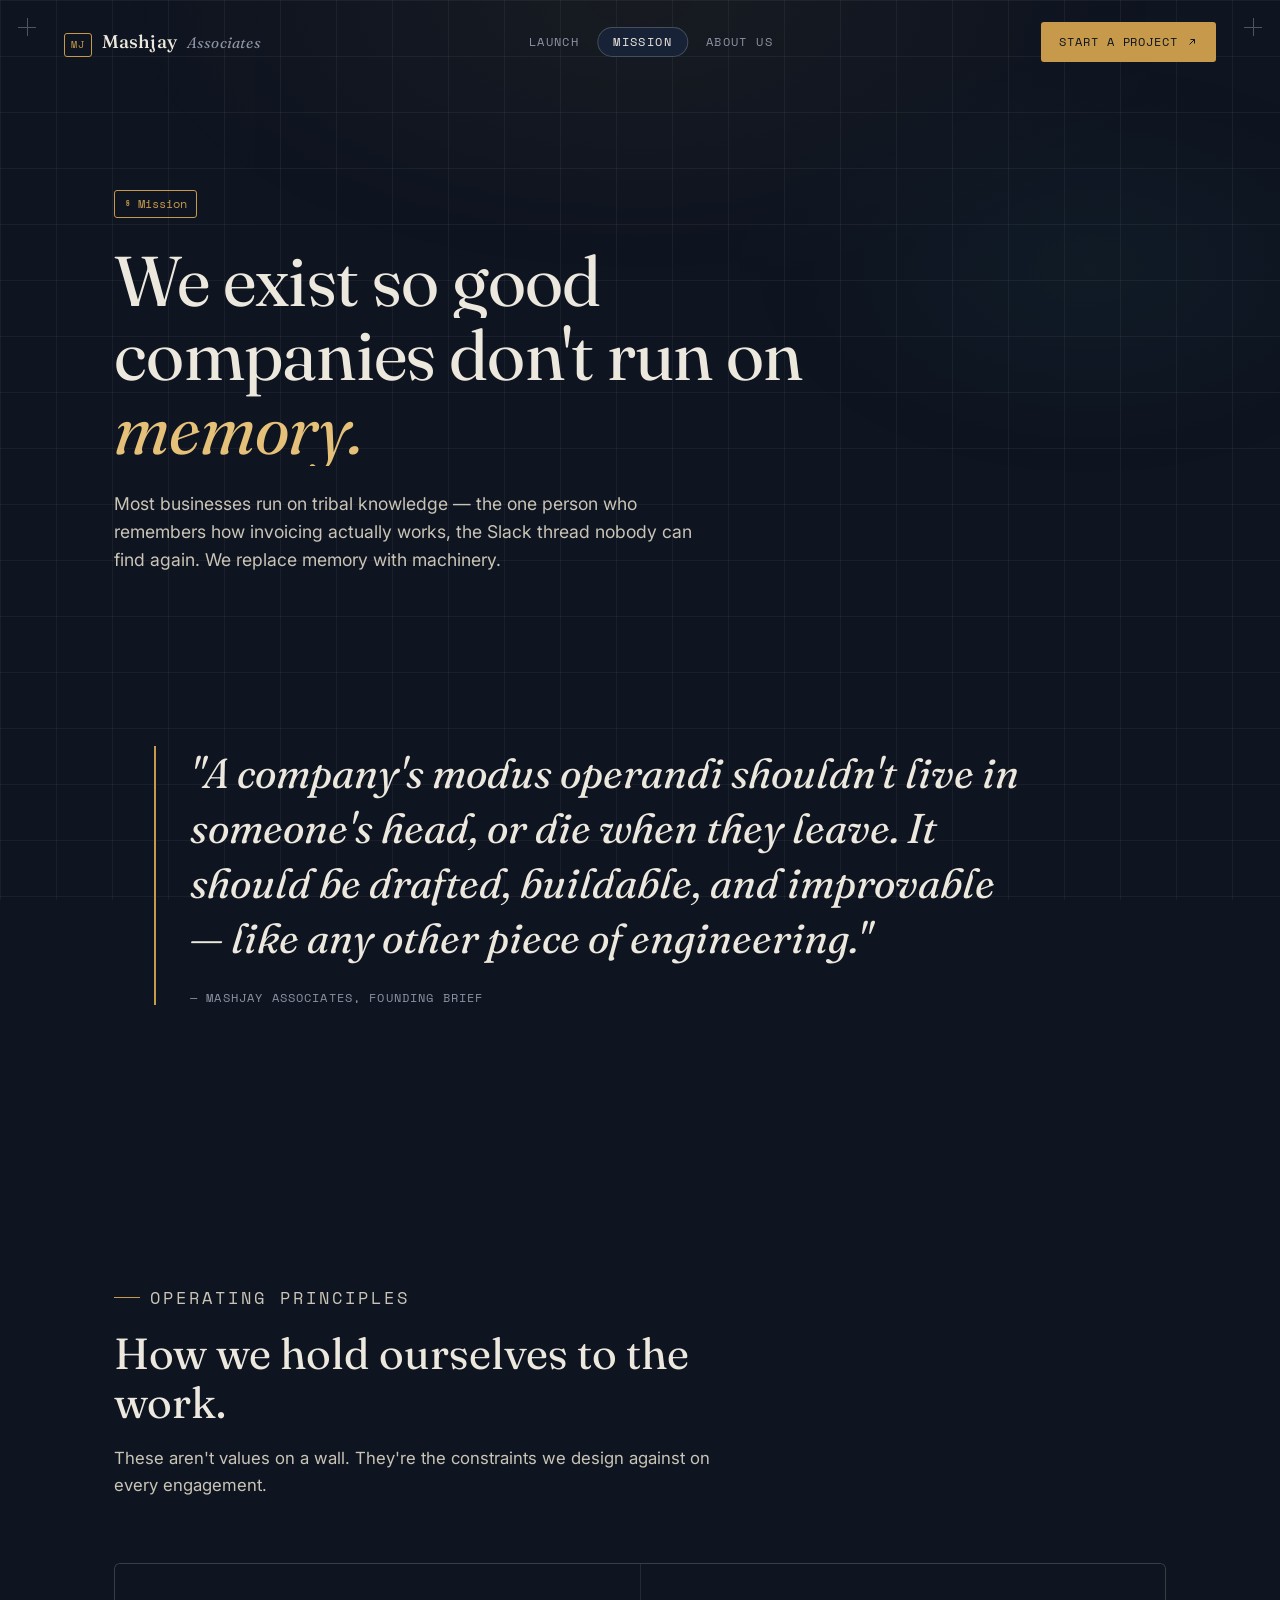
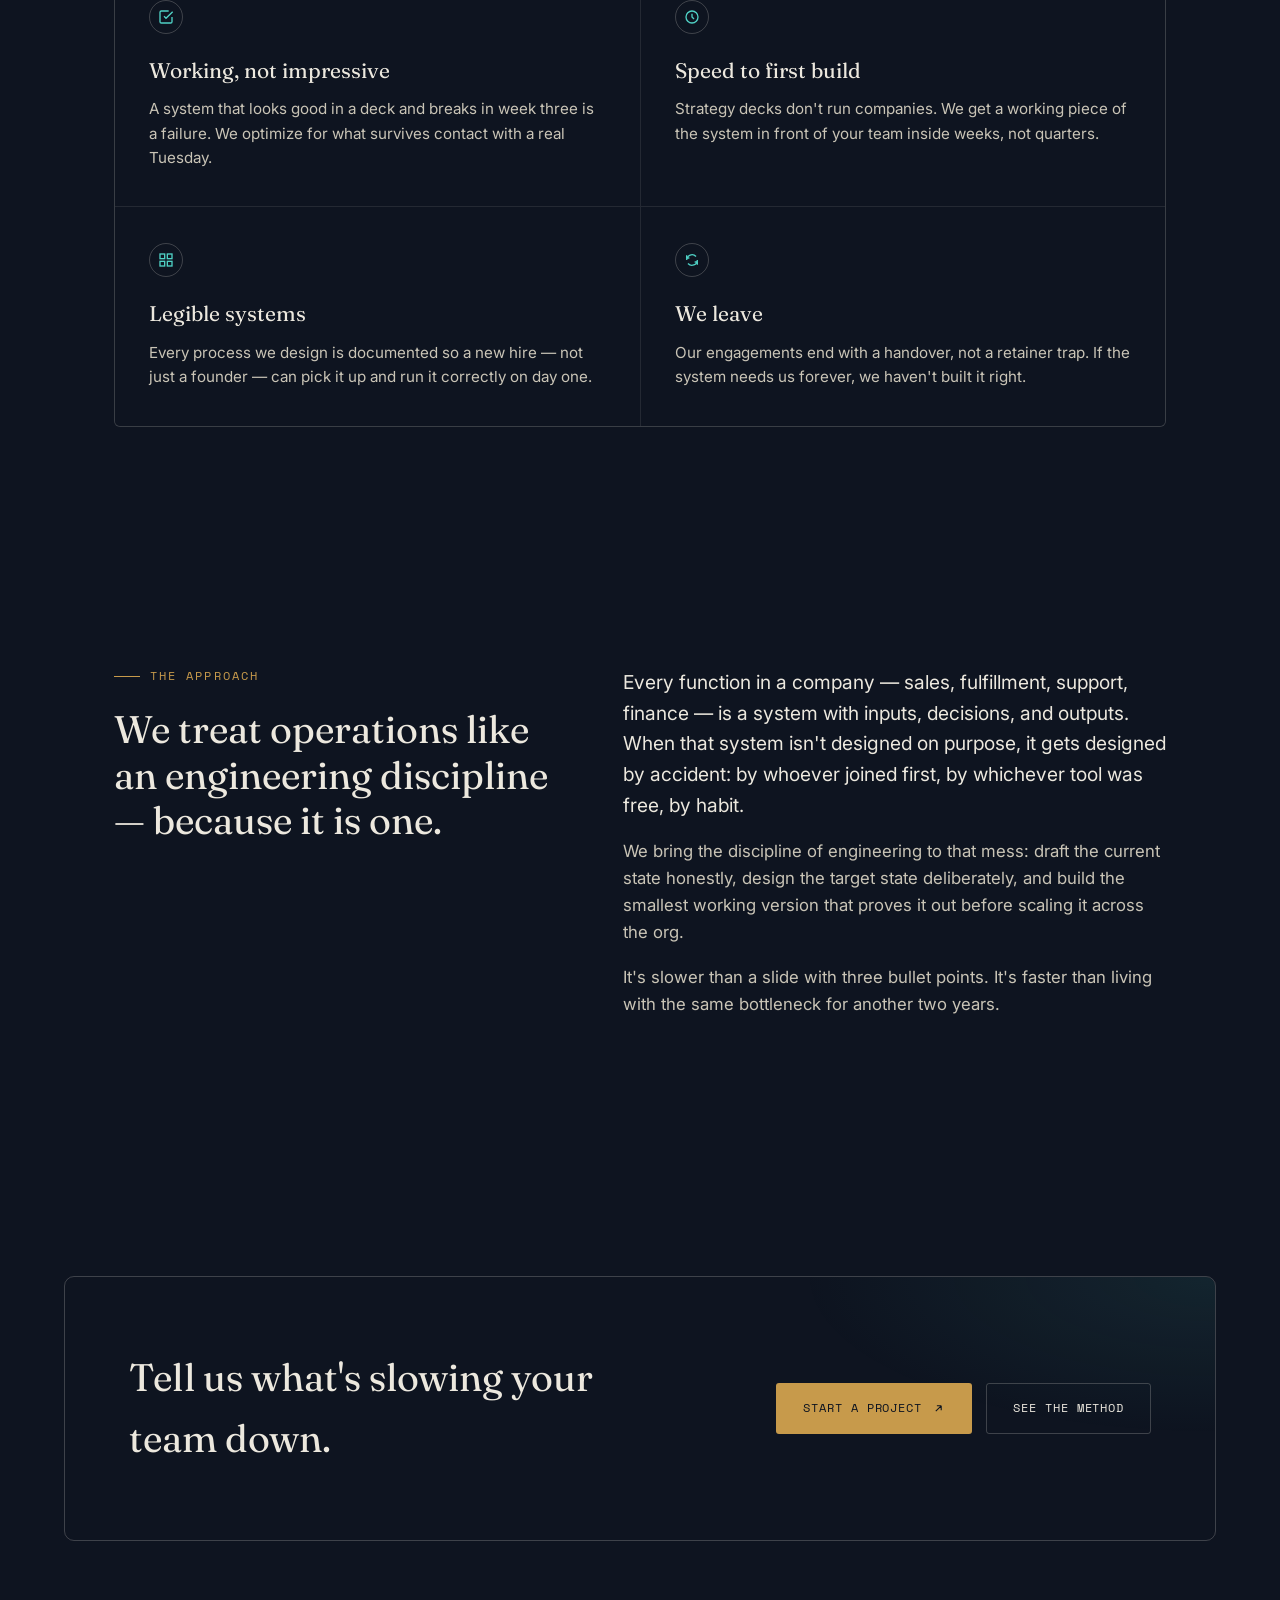
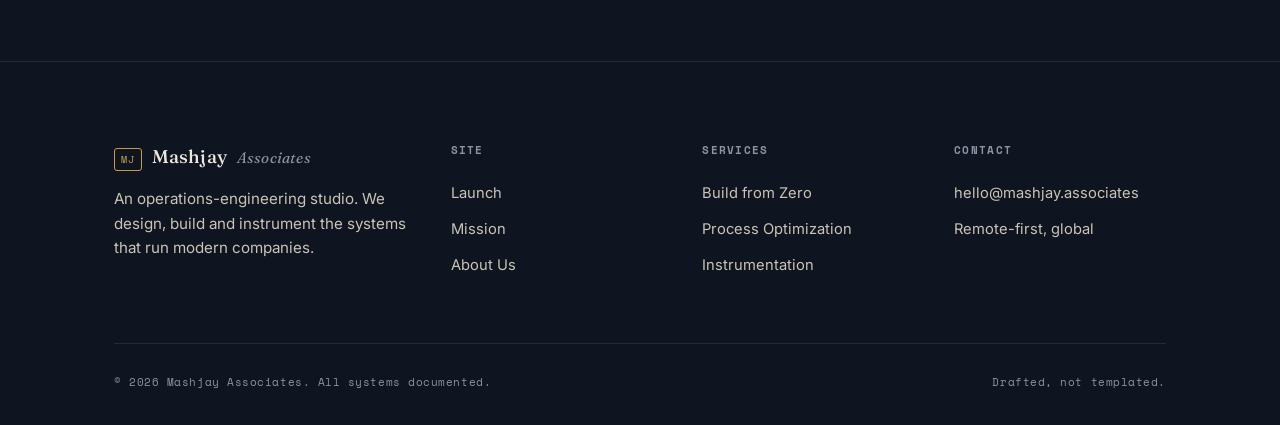
<file: mashjay-associates/mission.html>
<!DOCTYPE html>
<html lang="en" class="no-js">
<head>
<script>document.documentElement.className="js";</script>
<meta charset="UTF-8">
<meta name="viewport" content="width=device-width, initial-scale=1.0">
<title>Mission — Mashjay Associates</title>
<meta name="description" content="Mashjay Associates' mission: to build companies working systems that outlast the engagement.">
<link rel="icon" href="data:image/svg+xml,<svg xmlns=%22http://www.w3.org/2000/svg%22 viewBox=%220 0 100 100%22><rect width=%22100%22 height=%22100%22 fill=%22%230E1420%22/><path d=%22M20 70 L50 25 L80 70%22 stroke=%22%23C79A4B%22 stroke-width=%226%22 fill=%22none%22/></svg>">
<link rel="preconnect" href="https://fonts.googleapis.com">
<style>
/* =========================================================
   MASHJAY ASSOCIATES — design system
   Concept: "The Blueprint" — an operations-engineering studio
   that drafts, builds and instruments how companies work.
   ========================================================= */

@import url('https://fonts.googleapis.com/css2?family=Fraunces:ital,opsz,wght@0,9..144,300;0,9..144,400;0,9..144,500;0,9..144,600;1,9..144,400;1,9..144,500&family=Inter:wght@400;500;600&family=Space+Mono:wght@400;700&display=swap');

:root{
  /* --- color tokens --- */
  --ink:        #0E1420;
  --ink-2:      #131B2C;
  --ink-3:      #182236;
  --paper:      #ECE8DE;
  --paper-dim:  #C9C4B6;
  --brass:      #C79A4B;
  --brass-soft: #E4C078;
  --teal:       #4FD1C5;
  --line:       rgba(236,232,222,0.10);
  --line-strong:rgba(236,232,222,0.22);
  --muted:      #8D93A3;

  /* --- type --- */
  --f-display: 'Fraunces', serif;
  --f-body:    'Inter', system-ui, sans-serif;
  --f-mono:    'Space Mono', monospace;

  /* --- motion --- */
  --ease-out:      cubic-bezier(.16,1,.3,1);
  --ease-spring:   cubic-bezier(.34,1.56,.64,1);
  --ease-in-out:   cubic-bezier(.65,0,.35,1);
  --dur-fast:  .25s;
  --dur-med:   .6s;
  --dur-slow:  1.1s;

  --container: 1180px;
  --gutter: clamp(20px, 5vw, 64px);
}

@media (prefers-reduced-motion: reduce){
  *{ animation-duration: .001ms !important; animation-iteration-count: 1 !important;
     transition-duration: .001ms !important; scroll-behavior: auto !important; }
}

*,*::before,*::after{ box-sizing: border-box; }
html{ scroll-behavior: smooth; }
body{
  margin:0;
  background: var(--ink);
  color: var(--paper);
  font-family: var(--f-body);
  font-size: 16px;
  line-height: 1.6;
  -webkit-font-smoothing: antialiased;
  overflow-x: hidden;
}
img,svg{ display:block; max-width:100%; }
a{ color: inherit; text-decoration: none; }
ul{ list-style:none; margin:0; padding:0; }
h1,h2,h3,h4,p{ margin:0; }
::selection{ background: var(--brass); color: var(--ink); }

::-webkit-scrollbar{ width:10px; }
::-webkit-scrollbar-track{ background: var(--ink); }
::-webkit-scrollbar-thumb{ background: var(--ink-3); border-radius:6px; }

:focus-visible{
  outline: 2px solid var(--teal);
  outline-offset: 3px;
  border-radius: 2px;
}

.wrap{
  max-width: var(--container);
  margin: 0 auto;
  padding-inline: var(--gutter);
  position: relative;
}

/* =========== signature backdrop: the drafting grid =========== */
.blueprint-grid{
  position: fixed; inset:0; z-index:0; pointer-events:none;
  background-image:
    linear-gradient(var(--line) 1px, transparent 1px),
    linear-gradient(90deg, var(--line) 1px, transparent 1px);
  background-size: 56px 56px;
  opacity: .55;
  will-change: transform;
}
.blueprint-grid::after{
  content:"";
  position:absolute; inset:0;
  background: radial-gradient(60% 45% at 50% 0%, rgba(199,154,75,.10), transparent 70%),
              radial-gradient(40% 35% at 85% 30%, rgba(79,209,197,.07), transparent 70%);
}
.reg-mark{ position:absolute; width:18px; height:18px; opacity:.5; z-index:1; pointer-events:none; }
.reg-mark::before,.reg-mark::after{ content:""; position:absolute; background: var(--muted); }
.reg-mark::before{ width:100%; height:1px; top:50%; }
.reg-mark::after{ width:1px; height:100%; left:50%; }
.reg-mark.tl{ top:18px; left:18px; } .reg-mark.tr{ top:18px; right:18px; }

/* =========================== TOP BAR =========================== */
.topbar{
  position: fixed; top:0; left:0; right:0; z-index: 100;
  padding: 22px var(--gutter);
  display:flex; align-items:center; justify-content:space-between;
  transition: background var(--dur-fast) var(--ease-out), border-color var(--dur-fast), padding var(--dur-fast) var(--ease-out);
  border-bottom: 1px solid transparent;
}
.topbar.is-scrolled{
  background: rgba(14,20,32,.78);
  backdrop-filter: blur(14px) saturate(1.1);
  -webkit-backdrop-filter: blur(14px) saturate(1.1);
  border-bottom: 1px solid var(--line-strong);
  padding-block: 14px;
}
.brand{
  display:flex; align-items:baseline; gap:10px;
  font-family: var(--f-display); font-size: 1.15rem; letter-spacing: .01em;
}
.brand .mark{
  font-family: var(--f-mono); font-size: .62rem; color: var(--brass);
  border:1px solid var(--brass); padding: 3px 6px; border-radius: 3px; letter-spacing: .08em;
}
.brand b{ font-weight: 500; }
.brand .dim{ color: var(--muted); font-style: italic; font-size: .95rem; }

.nav-desktop{ display:flex; align-items:center; gap: 2px; position: relative; }
.nav-desktop a{
  position: relative; z-index: 2;
  font-family: var(--f-mono); font-size: .72rem; letter-spacing: .12em; text-transform: uppercase;
  color: var(--muted); padding: 9px 16px; display:block; transition: color var(--dur-fast) var(--ease-out);
}
.nav-desktop a:hover, .nav-desktop a.active{ color: var(--paper); }
.nav-indicator{
  position:absolute; z-index:1; height: 30px; border-radius: 20px;
  background: var(--ink-3); border: 1px solid var(--line-strong);
  transition: transform .5s var(--ease-spring), width .5s var(--ease-spring);
  top: 50%; transform-origin: left center;
}

.nav-cta{
  font-family: var(--f-mono); font-size: .72rem; letter-spacing: .08em; text-transform: uppercase;
  color: var(--ink); background: var(--brass);
  padding: 11px 18px; border-radius: 3px; display:inline-flex; align-items:center; gap:8px;
  transition: transform var(--dur-fast) var(--ease-spring), background var(--dur-fast);
}
.nav-cta:hover{ background: var(--brass-soft); transform: translateY(-2px); }
.nav-cta svg{ width:12px; height:12px; transition: transform var(--dur-fast) var(--ease-out); }
.nav-cta:hover svg{ transform: translate(3px,-3px); }

.burger{ display:none; width:40px; height:40px; border:1px solid var(--line-strong); border-radius:4px; position:relative; background:none; cursor:pointer; }
.burger span{ position:absolute; left:10px; right:10px; height:1px; background:var(--paper); transition: transform .3s var(--ease-out), opacity .3s; }
.burger span:nth-child(1){ top:15px; } .burger span:nth-child(2){ top:20px; } .burger span:nth-child(3){ top:25px; }
.nav-mobile{
  position: fixed; inset:0; z-index: 99; background: var(--ink);
  display:flex; flex-direction:column; justify-content:center; gap: 20px; padding: 0 32px;
  clip-path: circle(0px at calc(100% - 40px) 40px);
  transition: clip-path .6s var(--ease-in-out), visibility .6s, opacity .3s;
  pointer-events:none; opacity:0; visibility:hidden;
}
.nav-mobile.open{ clip-path: circle(150% at calc(100% - 40px) 40px); pointer-events:auto; opacity:1; visibility:visible; }
.nav-mobile a{ font-family: var(--f-display); font-size: 2.4rem; font-weight:400; color: var(--paper-dim); }
.nav-mobile a.active{ color: var(--brass); font-style: italic; }

/* =========================== BUTTONS =========================== */
.btn{
  --btn-bg: var(--brass); --btn-fg: var(--ink);
  font-family: var(--f-mono); font-size: .74rem; letter-spacing:.08em; text-transform:uppercase;
  display:inline-flex; align-items:center; gap:10px;
  padding: 15px 26px; border-radius: 3px; background: var(--btn-bg); color: var(--btn-fg);
  border: 1px solid transparent; cursor:pointer;
  transition: transform var(--dur-fast) var(--ease-spring), box-shadow var(--dur-fast) var(--ease-out), background var(--dur-fast);
  will-change: transform;
}
.btn:hover{ box-shadow: 0 14px 30px -12px rgba(199,154,75,.55); }
.btn:active{ transform: scale(.96) !important; }
.btn svg{ width:13px; height:13px; transition: transform var(--dur-fast) var(--ease-out); }
.btn:hover svg{ transform: translateX(4px); }
.btn.ghost{ --btn-bg: transparent; --btn-fg: var(--paper); border-color: var(--line-strong); }
.btn.ghost:hover{ border-color: var(--teal); color: var(--teal); box-shadow: 0 14px 30px -14px rgba(79,209,197,.4); }

/* =========================== HERO =========================== */
.hero{
  position: relative; padding: 190px 0 120px; overflow:hidden;
}
.hero-grid{
  display:grid; grid-template-columns: 1.05fr .95fr; gap: 40px; align-items:center;
}
.eyebrow{
  font-family: var(--f-mono); font-size: .72rem; letter-spacing:.18em; text-transform:uppercase;
  color: var(--brass); display:flex; align-items:center; gap:10px; margin-bottom: 22px;
}
.eyebrow::before{ content:""; width:26px; height:1px; background: var(--brass); }

.hero h1{
  font-family: var(--f-display); font-weight: 400; letter-spacing: -.01em;
  font-size: clamp(2.6rem, 5.4vw, 4.6rem); line-height: 1.04;
  max-width: 13ch;
}
.hero h1 em{ font-style: italic; color: var(--brass-soft); font-weight:400; }
.line-mask{ overflow:hidden; display:block; }
.line-inner{ display:block; transform:none; transition: transform 1s var(--ease-out); }
.js .line-inner{ transform: translateY(110%); }
.js .hero.is-ready .line-inner{ transform: translateY(0); }

.hero p.lede{
  margin-top: 26px; max-width: 46ch; color: var(--paper-dim); font-size: 1.08rem;
  opacity:1; transform:none; transition: all .8s var(--ease-out) .5s;
}
.js .hero p.lede{ opacity:0; transform: translateY(14px); }
.js .hero.is-ready p.lede{ opacity:1; transform:none; }

.hero-actions{ display:flex; gap:14px; margin-top: 40px; flex-wrap:wrap;
  opacity:1; transform:none; transition: all .8s var(--ease-out) .68s; }
.js .hero-actions{ opacity:0; transform: translateY(14px); }
.js .hero.is-ready .hero-actions{ opacity:1; transform:none; }

.hero-meta{ display:flex; gap: 32px; margin-top: 56px;
  opacity:1; transition: opacity .8s var(--ease-out) .9s; }
.js .hero-meta{ opacity:0; }
.js .hero.is-ready .hero-meta{ opacity:1; }
.hero-meta div{ font-family: var(--f-mono); font-size: .68rem; color: var(--muted); letter-spacing:.06em; }
.hero-meta b{ display:block; color: var(--paper); font-family: var(--f-display); font-size: 1.5rem; font-weight:400; }

/* schematic diagram */
.schematic{ position:relative; }
.schematic svg{ width:100%; height:auto; overflow: visible; }
.schematic path.trace{
  fill:none; stroke: var(--line-strong); stroke-width:1.2;
  stroke-dasharray: 900; stroke-dashoffset: 0;
  transition: stroke-dashoffset 1.8s var(--ease-in-out) .3s;
}
.js .schematic path.trace{ stroke-dashoffset: 900; }
.js .hero.is-ready .schematic path.trace{ stroke-dashoffset:0; }
.schematic path.trace.accent{ stroke: var(--brass); opacity:.8; }
.schematic circle.node{
  fill: var(--ink-2); stroke: var(--line-strong); stroke-width:1.4;
  transform-origin: center; transform-box: fill-box;
  opacity:1; transform: scale(1); transition: all .5s var(--ease-spring);
}
.js .schematic circle.node{ opacity:0; transform: scale(.4); }
.js .hero.is-ready .schematic circle.node{ opacity:1; transform: scale(1); }
.schematic circle.pulse{ fill: var(--teal); opacity:0; }
.hero.is-ready .schematic circle.pulse{ animation: pulse-run 3.2s var(--ease-in-out) 2.1s infinite; }
@keyframes pulse-run{
  0%{ opacity:0; motion-offset:0%; }
  8%{ opacity:1; }
  92%{ opacity:1; }
  100%{ opacity:0; }
}
.schematic text{ font-family: var(--f-mono); font-size: 9px; fill: var(--muted); letter-spacing: .04em; }

/* =========================== SECTION SCAFFOLDING =========================== */
section{ position: relative; z-index:1; padding: 120px 0; }
.section-head{ max-width: 640px; margin-bottom: 64px; }
.section-head .eyebrow{ margin-bottom: 18px; }
.section-head h2{
  font-family: var(--f-display); font-weight:400; font-size: clamp(2rem, 3.4vw, 3rem); line-height:1.12;
}
.section-head h2 em{ font-style:italic; color: var(--brass-soft); }
.section-head p{ color: var(--paper-dim); margin-top:18px; font-size:1.05rem; max-width: 56ch; }
.divider{ height:1px; background: var(--line); border:none; margin:0; }

.reveal{ opacity:1; transform:none; transition: opacity .8s var(--ease-out), transform .8s var(--ease-out); }
.js .reveal{ opacity:0; transform: translateY(28px); }
.js .reveal.in{ opacity:1; transform:none; }
.stagger > *{ transition-delay: calc(var(--i,0) * 90ms); }

/* =========================== SECTOR STRIP =========================== */
.sector-strip{ padding: 46px 0; border-top:1px solid var(--line); border-bottom:1px solid var(--line); }
.sector-strip .wrap{ display:flex; flex-wrap:wrap; gap: 14px 40px; align-items:center; justify-content:space-between; }
.sector-strip span.label{ font-family: var(--f-mono); font-size:.68rem; color:var(--muted); letter-spacing:.14em; white-space:nowrap; }
.sector-list{ display:flex; flex-wrap:wrap; gap: 10px 30px; }
.sector-list span{ font-family: var(--f-mono); font-size:.78rem; letter-spacing:.08em; color: var(--paper-dim); text-transform:uppercase; transition: color .3s; }
.sector-list span:hover{ color: var(--brass-soft); }

/* =========================== SERVICE CARDS =========================== */
.grid-3{ display:grid; grid-template-columns: repeat(3,1fr); gap: 1px; background: var(--line); border:1px solid var(--line); border-radius: 6px; overflow:hidden; }
.service-card{
  background: var(--ink); padding: 40px 32px; position:relative; overflow:hidden;
  transition: background var(--dur-med) var(--ease-out);
}
.service-card::before{
  content:""; position:absolute; inset:0; background: radial-gradient(120px 120px at var(--mx,50%) var(--my,0%), rgba(199,154,75,.14), transparent 70%);
  opacity:0; transition: opacity .4s;
}
.service-card:hover::before{ opacity:1; }
.service-card:hover{ background: var(--ink-2); }
.service-card .num{ font-family: var(--f-mono); font-size:.72rem; color: var(--brass); letter-spacing:.1em; }
.service-card h3{ font-family: var(--f-display); font-weight:400; font-size: 1.5rem; margin: 22px 0 14px; }
.service-card p{ color: var(--paper-dim); font-size: .96rem; }
.service-card .tag-row{ display:flex; gap:8px; flex-wrap:wrap; margin-top:22px; }
.service-card .tag{ font-family: var(--f-mono); font-size:.62rem; letter-spacing:.06em; text-transform:uppercase; color:var(--muted); border:1px solid var(--line-strong); padding:4px 8px; border-radius:20px; }

/* =========================== PROCESS =========================== */
.process-list{ display:flex; flex-direction:column; }
.process-item{
  display:grid; grid-template-columns: 90px 1fr 1.1fr; gap: 30px; padding: 38px 0;
  border-top: 1px solid var(--line); align-items:start; position:relative;
}
.process-item:last-child{ border-bottom: 1px solid var(--line); }
.process-item .step-num{ font-family: var(--f-mono); font-size: 1rem; color: var(--muted); transition: color .4s; }
.process-item .step-name h3{ font-family: var(--f-display); font-weight:400; font-size: 1.7rem; transition: transform .4s var(--ease-out); }
.process-item .step-copy p{ color: var(--paper-dim); font-size:.98rem; }
.process-item .step-copy .tag-row{ margin-top:14px; display:flex; gap:8px; flex-wrap:wrap; }
.process-item .step-copy .tag{ font-family: var(--f-mono); font-size:.6rem; color: var(--teal); border:1px solid rgba(79,209,197,.35); padding:3px 8px; border-radius:20px; text-transform:uppercase; letter-spacing:.05em;}
.process-item:hover{ background: linear-gradient(90deg, rgba(199,154,75,.05), transparent 60%); }
.process-item:hover .step-num{ color: var(--brass); }
.process-item:hover .step-name h3{ transform: translateX(6px); }

/* =========================== STATS =========================== */
.stats-band{ border-top:1px solid var(--line); border-bottom:1px solid var(--line); }
.stats-grid{ display:grid; grid-template-columns: repeat(4,1fr); }
.stat{ padding: 48px 30px; border-left:1px solid var(--line); }
.stat:first-child{ border-left:none; }
.stat .num{ font-family: var(--f-display); font-size: clamp(2.2rem,4vw,3.2rem); color: var(--paper); display:flex; align-items:baseline; gap:4px; }
.stat .num .suffix{ font-size: 1.4rem; color: var(--brass-soft); }
.stat .cap{ font-family: var(--f-mono); font-size:.68rem; color: var(--muted); letter-spacing:.08em; text-transform:uppercase; margin-top:10px; }

/* =========================== CTA BAND =========================== */
.cta-band{
  border-radius: 10px; border: 1px solid var(--line-strong); padding: 70px var(--gutter);
  display:flex; justify-content:space-between; align-items:center; gap: 40px; flex-wrap:wrap;
  position:relative; overflow:hidden; margin: 0 var(--gutter);
}
.cta-band::before{ content:""; position:absolute; inset:0; background: radial-gradient(60% 100% at 100% 0%, rgba(79,209,197,.09), transparent 60%); }
.cta-band h2{ font-family: var(--f-display); font-weight:400; font-size: clamp(1.7rem,3vw,2.4rem); max-width: 20ch; position:relative; }
.cta-band .actions{ position:relative; display:flex; gap:14px; flex-wrap:wrap; }

/* =========================== FOOTER =========================== */
footer{ position:relative; z-index:1; padding: 80px 0 34px; border-top:1px solid var(--line); }
.footer-grid{ display:grid; grid-template-columns: 1.4fr 1fr 1fr 1fr; gap: 40px; padding-bottom: 60px; }
.footer-brand p{ color: var(--paper-dim); margin-top: 16px; max-width: 34ch; font-size:.95rem; }
.footer-col h4{ font-family: var(--f-mono); font-size:.66rem; letter-spacing:.12em; text-transform:uppercase; color: var(--muted); margin-bottom: 18px; }
.footer-col a, .footer-col span{ display:block; color: var(--paper-dim); font-size:.92rem; padding: 6px 0; transition: color .25s, transform .25s; }
.footer-col a:hover{ color: var(--brass-soft); transform: translateX(4px); }
.footer-bottom{ display:flex; justify-content:space-between; align-items:center; padding-top: 30px; border-top:1px solid var(--line); font-family: var(--f-mono); font-size:.68rem; color: var(--muted); letter-spacing:.05em; flex-wrap:wrap; gap:14px; }

/* =========================== PAGE HEADER (inner pages) =========================== */
.page-hero{ padding: 190px 0 90px; }
.page-hero .kicker{ display:flex; align-items:center; gap:16px; margin-bottom: 26px; }
.page-hero .kicker .idx{ font-family: var(--f-mono); font-size:.72rem; color: var(--brass); border:1px solid var(--brass); padding:4px 9px; border-radius:3px; }
.page-hero h1{ font-family: var(--f-display); font-weight:400; font-size: clamp(2.6rem,5.6vw,4.4rem); line-height:1.05; max-width: 16ch; }
.page-hero h1 em{ font-style:italic; color: var(--brass-soft); }
.page-hero .sub{ margin-top: 24px; color: var(--paper-dim); font-size: 1.1rem; max-width: 54ch; }

/* pull quote (mission) */
.pull-quote{ padding: 40px 0 100px; }
.pull-quote blockquote{
  font-family: var(--f-display); font-style: italic; font-weight:400;
  font-size: clamp(1.6rem, 3.4vw, 2.6rem); line-height:1.32; color: var(--paper);
  border-left: 2px solid var(--brass); padding-left: 34px; max-width: 880px;
}
.pull-quote cite{ display:block; margin-top: 24px; font-style:normal; font-family: var(--f-mono); font-size:.72rem; letter-spacing:.1em; color: var(--muted); text-transform:uppercase; }

/* principles grid */
.grid-2{ display:grid; grid-template-columns: repeat(2,1fr); gap: 1px; background: var(--line); border:1px solid var(--line); border-radius:6px; overflow:hidden; }
.principle{ background: var(--ink); padding: 36px 34px; transition: background .3s; }
.principle:hover{ background: var(--ink-2); }
.principle .glyph{ width:34px; height:34px; border:1px solid var(--line-strong); border-radius:50%; display:flex; align-items:center; justify-content:center; margin-bottom:20px; color: var(--teal); }
.principle h3{ font-family: var(--f-display); font-weight:400; font-size: 1.32rem; margin-bottom: 10px; }
.principle p{ color: var(--paper-dim); font-size:.95rem; }

/* about — story + values */
.split{ display:grid; grid-template-columns: .9fr 1.1fr; gap: 64px; align-items:start; }
.story-copy p{ color: var(--paper-dim); font-size: 1.05rem; margin-bottom: 18px; }
.story-copy p:first-child{ color: var(--paper); font-size: 1.2rem; }
.credential-list{ margin-top: 8px; }
.credential-list li{ display:flex; justify-content:space-between; padding: 16px 0; border-top: 1px solid var(--line); font-family: var(--f-mono); font-size:.78rem; letter-spacing:.03em; }
.credential-list li span:last-child{ color: var(--brass-soft); }

.values-grid{ display:grid; grid-template-columns: repeat(3,1fr); gap: 26px; }
.value-card{ padding: 30px 26px; border:1px solid var(--line); border-radius:6px; transition: border-color .3s, transform .35s var(--ease-out); }
.value-card:hover{ border-color: var(--brass); transform: translateY(-6px); }
.value-card .letter{ font-family: var(--f-display); font-style:italic; font-size:1.7rem; color: var(--brass-soft); }
.value-card h3{ font-family: var(--f-body); font-weight:600; font-size: 1rem; text-transform:uppercase; letter-spacing:.04em; margin: 14px 0 8px; }
.value-card p{ color: var(--paper-dim); font-size:.92rem; }

.engage-list{ display:flex; flex-direction:column; gap:0; }
.engage-row{ display:grid; grid-template-columns: 60px 1fr; gap: 22px; padding: 26px 0; border-top:1px solid var(--line); }
.engage-row .dot{ width:8px; height:8px; border-radius:50%; background: var(--teal); margin-top:8px; }
.engage-row h4{ font-family: var(--f-display); font-weight:400; font-size:1.2rem; margin-bottom:6px; }
.engage-row p{ color: var(--paper-dim); font-size:.94rem; }

/* page fade transition */
body.page-transition{ animation: page-in .6s var(--ease-out); }
@keyframes page-in{ from{ opacity:0; transform: translateY(8px); } to{ opacity:1; transform:none; } }
body.leaving{ opacity:0; transform: translateY(-8px); transition: all .4s var(--ease-in-out); }

/* =========================== RESPONSIVE =========================== */
@media (max-width: 980px){
  .nav-desktop, .nav-indicator, .nav-cta{ display:none; }
  .burger{ display:block; }
  .hero-grid{ grid-template-columns:1fr; }
  .schematic{ order:-1; opacity:.6; max-width: 360px; }
  .grid-3, .grid-2, .values-grid{ grid-template-columns: 1fr; }
  .stats-grid{ grid-template-columns: 1fr 1fr; }
  .stat:nth-child(3){ border-left:none; }
  .footer-grid{ grid-template-columns: 1fr 1fr; }
  .split{ grid-template-columns:1fr; }
  .process-item{ grid-template-columns: 1fr; gap:10px; }
}
@media (max-width: 560px){
  .stats-grid{ grid-template-columns: 1fr 1fr; }
  .stat{ border-left:none; border-top:1px solid var(--line); }
  .stat:first-child, .stat:nth-child(2){ border-top:none; }
  .footer-grid{ grid-template-columns: 1fr; gap: 30px; }
  .cta-band{ padding: 46px 26px; }
}

</style>
</head>
<body>

<div class="blueprint-grid"></div>
<span class="reg-mark tl"></span>
<span class="reg-mark tr"></span>

<header class="topbar">
  <a href="index.html" class="brand"><span class="mark">MJ</span><b>Mashjay</b><span class="dim">Associates</span></a>
  <nav class="nav-desktop" aria-label="Primary">
    <span class="nav-indicator"></span>
    <a href="index.html">Launch</a>
    <a href="mission.html" class="active">Mission</a>
    <a href="about.html">About Us</a>
  </nav>
  <a href="index.html#contact" class="nav-cta">Start a Project <svg viewBox="0 0 24 24" fill="none" stroke="currentColor" stroke-width="2"><path d="M7 17L17 7M17 7H9M17 7V15"/></svg></a>
  <button class="burger" aria-label="Open menu" aria-expanded="false"><span></span><span></span><span></span></button>
</header>

<nav class="nav-mobile" aria-label="Mobile">
  <a href="index.html">Launch</a>
  <a href="mission.html" class="active">Mission</a>
  <a href="about.html">About Us</a>
</nav>

<main>
  <section class="page-hero hero">
    <div class="wrap">
      <div class="kicker"><span class="idx">§ Mission</span></div>
      <h1>
        <span class="line-mask"><span class="line-inner">We exist so good</span></span>
        <span class="line-mask"><span class="line-inner">companies don't run on <em>memory.</em></span></span>
      </h1>
      <p class="sub">Most businesses run on tribal knowledge — the one person who remembers how invoicing actually works, the Slack thread nobody can find again. We replace memory with machinery.</p>
    </div>
  </section>

  <section class="pull-quote">
    <div class="wrap">
      <blockquote class="reveal">
        "A company's modus operandi shouldn't live in someone's head, or die when they leave. It should be drafted, buildable, and improvable — like any other piece of engineering."
        <cite>— Mashjay Associates, founding brief</cite>
      </blockquote>
    </div>
  </section>

  <section>
    <div class="wrap">
      <div class="section-head reveal">
        <p class="eyebrow">Operating principles</p>
        <h2>How we hold ourselves to the work.</h2>
        <p>These aren't values on a wall. They're the constraints we design against on every engagement.</p>
      </div>

      <div class="grid-2 stagger">
        <div class="principle">
          <div class="glyph">
            <svg width="16" height="16" viewBox="0 0 24 24" fill="none" stroke="currentColor" stroke-width="2"><path d="M9 11l3 3L22 4"/><path d="M21 12v7a2 2 0 01-2 2H5a2 2 0 01-2-2V5a2 2 0 012-2h11"/></svg>
          </div>
          <h3>Working, not impressive</h3>
          <p>A system that looks good in a deck and breaks in week three is a failure. We optimize for what survives contact with a real Tuesday.</p>
        </div>
        <div class="principle">
          <div class="glyph">
            <svg width="16" height="16" viewBox="0 0 24 24" fill="none" stroke="currentColor" stroke-width="2"><circle cx="12" cy="12" r="9"/><path d="M12 7v5l3 3"/></svg>
          </div>
          <h3>Speed to first build</h3>
          <p>Strategy decks don't run companies. We get a working piece of the system in front of your team inside weeks, not quarters.</p>
        </div>
        <div class="principle">
          <div class="glyph">
            <svg width="16" height="16" viewBox="0 0 24 24" fill="none" stroke="currentColor" stroke-width="2"><rect x="3" y="3" width="7" height="7"/><rect x="14" y="3" width="7" height="7"/><rect x="14" y="14" width="7" height="7"/><rect x="3" y="14" width="7" height="7"/></svg>
          </div>
          <h3>Legible systems</h3>
          <p>Every process we design is documented so a new hire — not just a founder — can pick it up and run it correctly on day one.</p>
        </div>
        <div class="principle">
          <div class="glyph">
            <svg width="16" height="16" viewBox="0 0 24 24" fill="none" stroke="currentColor" stroke-width="2"><path d="M4 12a8 8 0 0114-5.3M20 12a8 8 0 01-14 5.3"/><path d="M4 5v4h4M20 19v-4h-4"/></svg>
          </div>
          <h3>We leave</h3>
          <p>Our engagements end with a handover, not a retainer trap. If the system needs us forever, we haven't built it right.</p>
        </div>
      </div>
    </div>
  </section>

  <section>
    <div class="wrap split">
      <div class="reveal">
        <p class="eyebrow">The approach</p>
        <h2 style="font-family:var(--f-display); font-weight:400; font-size:clamp(1.8rem,3vw,2.4rem); line-height:1.18;">We treat operations like an engineering discipline — because it is one.</h2>
      </div>
      <div class="story-copy reveal">
        <p>Every function in a company — sales, fulfillment, support, finance — is a system with inputs, decisions, and outputs. When that system isn't designed on purpose, it gets designed by accident: by whoever joined first, by whichever tool was free, by habit.</p>
        <p>We bring the discipline of engineering to that mess: draft the current state honestly, design the target state deliberately, and build the smallest working version that proves it out before scaling it across the org.</p>
        <p>It's slower than a slide with three bullet points. It's faster than living with the same bottleneck for another two years.</p>
      </div>
    </div>
  </section>

  <section id="contact">
    <div class="cta-band reveal">
      <h2>Tell us what's slowing your team down.</h2>
      <div class="actions">
        <a href="mailto:hello@mashjay.associates" class="btn">Start a Project <svg viewBox="0 0 24 24" fill="none" stroke="currentColor" stroke-width="2"><path d="M7 17L17 7M17 7H9M17 7V15"/></svg></a>
        <a href="index.html#method" class="btn ghost">See the method</a>
      </div>
    </div>
  </section>
</main>

<footer>
  <div class="wrap">
    <div class="footer-grid">
      <div class="footer-brand">
        <a href="index.html" class="brand"><span class="mark">MJ</span><b>Mashjay</b><span class="dim">Associates</span></a>
        <p>An operations-engineering studio. We design, build and instrument the systems that run modern companies.</p>
      </div>
      <div class="footer-col">
        <h4>Site</h4>
        <a href="index.html">Launch</a>
        <a href="mission.html">Mission</a>
        <a href="about.html">About Us</a>
      </div>
      <div class="footer-col">
        <h4>Services</h4>
        <span>Build from Zero</span>
        <span>Process Optimization</span>
        <span>Instrumentation</span>
      </div>
      <div class="footer-col">
        <h4>Contact</h4>
        <a href="mailto:hello@mashjay.associates">hello@mashjay.associates</a>
        <span>Remote-first, global</span>
      </div>
    </div>
    <div class="footer-bottom">
      <span>© 2026 Mashjay Associates. All systems documented.</span>
      <span>Drafted, not templated.</span>
    </div>
  </div>
</footer>

<script>
(function(){
  "use strict";
  var reduceMotion = window.matchMedia("(prefers-reduced-motion: reduce)").matches;

  /* ---------- topbar scroll state ---------- */
  var topbar = document.querySelector(".topbar");
  function onScroll(){
    if(!topbar) return;
    topbar.classList.toggle("is-scrolled", window.scrollY > 12);
  }
  document.addEventListener("scroll", onScroll, { passive:true });
  onScroll();

  /* ---------- sliding nav indicator (layoutId-style) ---------- */
  var nav = document.querySelector(".nav-desktop");
  var indicator = document.querySelector(".nav-indicator");
  function placeIndicator(el){
    if(!el || !indicator || !nav) return;
    var navRect = nav.getBoundingClientRect();
    var r = el.getBoundingClientRect();
    indicator.style.width = r.width + "px";
    indicator.style.transform = "translate(" + (r.left - navRect.left) + "px,-50%)";
  }
  if(nav){
    var active = nav.querySelector("a.active");
    var links = nav.querySelectorAll("a");
    requestAnimationFrame(function(){ placeIndicator(active || links[0]); });
    links.forEach(function(a){
      a.addEventListener("mouseenter", function(){ placeIndicator(a); });
    });
    nav.addEventListener("mouseleave", function(){ placeIndicator(active || links[0]); });
    window.addEventListener("resize", function(){ placeIndicator(active || links[0]); });
  }

  /* ---------- mobile menu ---------- */
  var burger = document.querySelector(".burger");
  var mobileNav = document.querySelector(".nav-mobile");
  if(burger && mobileNav){
    burger.addEventListener("click", function(){
      var open = mobileNav.classList.toggle("open");
      burger.setAttribute("aria-expanded", open ? "true":"false");
      document.body.style.overflow = open ? "hidden" : "";
    });
    mobileNav.querySelectorAll("a").forEach(function(a){
      a.addEventListener("click", function(){ mobileNav.classList.remove("open"); document.body.style.overflow=""; });
    });
  }

  /* ---------- hero ready (load sequence) ---------- */
  var hero = document.querySelector(".hero");
  if(hero){ requestAnimationFrame(function(){ setTimeout(function(){ hero.classList.add("is-ready"); }, 60); }); }

  /* ---------- scroll reveal (whileInView) ---------- */
  var revealEls = document.querySelectorAll(".reveal");
  if("IntersectionObserver" in window && !reduceMotion){
    var io = new IntersectionObserver(function(entries){
      entries.forEach(function(entry){
        if(entry.isIntersecting){
          entry.target.classList.add("in");
          io.unobserve(entry.target);
        }
      });
    }, { threshold: 0.15, rootMargin: "0px 0px -8% 0px" });
    revealEls.forEach(function(el, i){
      el.style.setProperty("--i", (i % 6));
      io.observe(el);
    });
    // stagger children of grids automatically
    document.querySelectorAll(".stagger").forEach(function(group){
      Array.prototype.forEach.call(group.children, function(child, i){
        child.classList.add("reveal");
        child.style.setProperty("--i", i);
        io.observe(child);
      });
    });
  } else {
    revealEls.forEach(function(el){ el.classList.add("in"); });
  }

  /* ---------- animated counters ---------- */
  /* Note: every [data-count] element already contains its correct final
     number as static text in the HTML, so the page is 100% correct with
     zero JavaScript. If JS + IntersectionObserver are available, we briefly
     zero it out and animate up to that same number for polish only. */
  var counters = document.querySelectorAll("[data-count]");
  function animateCount(el){
    var target = parseFloat(el.getAttribute("data-count"));
    var decimals = (el.getAttribute("data-count").split(".")[1] || "").length;
    var dur = 1400, start = null;
    function tick(ts){
      if(!start) start = ts;
      var p = Math.min(1, (ts - start) / dur);
      var eased = 1 - Math.pow(1 - p, 3); // ease-out cubic
      el.textContent = (target * eased).toFixed(decimals);
      if(p < 1) requestAnimationFrame(tick);
      else el.textContent = target.toFixed(decimals);
    }
    requestAnimationFrame(tick);
  }
  if("IntersectionObserver" in window && !reduceMotion){
    var cio = new IntersectionObserver(function(entries){
      entries.forEach(function(e){
        if(e.isIntersecting){
          e.target.textContent = "0";
          animateCount(e.target);
          cio.unobserve(e.target);
        }
      });
    }, { threshold: .6 });
    counters.forEach(function(c){ cio.observe(c); });
  }

  /* ---------- magnetic buttons ---------- */
  if(!reduceMotion && matchMedia("(hover:hover)").matches){
    document.querySelectorAll(".btn, .nav-cta").forEach(function(btn){
      btn.addEventListener("mousemove", function(e){
        var r = btn.getBoundingClientRect();
        var x = (e.clientX - r.left - r.width/2) * 0.28;
        var y = (e.clientY - r.top - r.height/2) * 0.5;
        btn.style.transform = "translate(" + x + "px," + y + "px)";
      });
      btn.addEventListener("mouseleave", function(){ btn.style.transform = ""; });
    });
  }

  /* ---------- service card cursor glow ---------- */
  document.querySelectorAll(".service-card").forEach(function(card){
    card.addEventListener("mousemove", function(e){
      var r = card.getBoundingClientRect();
      card.style.setProperty("--mx", (e.clientX - r.left) + "px");
      card.style.setProperty("--my", (e.clientY - r.top) + "px");
    });
  });

  /* ---------- ambient grid parallax ---------- */
  var grid = document.querySelector(".blueprint-grid");
  if(grid && !reduceMotion && matchMedia("(hover:hover)").matches){
    window.addEventListener("mousemove", function(e){
      var x = (e.clientX / window.innerWidth - 0.5) * 14;
      var y = (e.clientY / window.innerHeight - 0.5) * 14;
      grid.style.transform = "translate(" + x + "px," + y + "px)";
    });
  }

  /* ---------- page transitions for internal links ---------- */
  if(!reduceMotion){
    document.body.classList.add("page-transition");
    document.querySelectorAll('a[href$=".html"], a[href="/"], a[href="index.html"]').forEach(function(a){
      if(a.hostname !== window.location.hostname) return;
      a.addEventListener("click", function(e){
        var href = a.getAttribute("href");
        if(!href || href.startsWith("#")) return;
        e.preventDefault();
        document.body.classList.add("leaving");
        setTimeout(function(){ window.location.href = href; }, 380);
      });
    });
  }
})();

</script>
</body>
</html>
</file>
